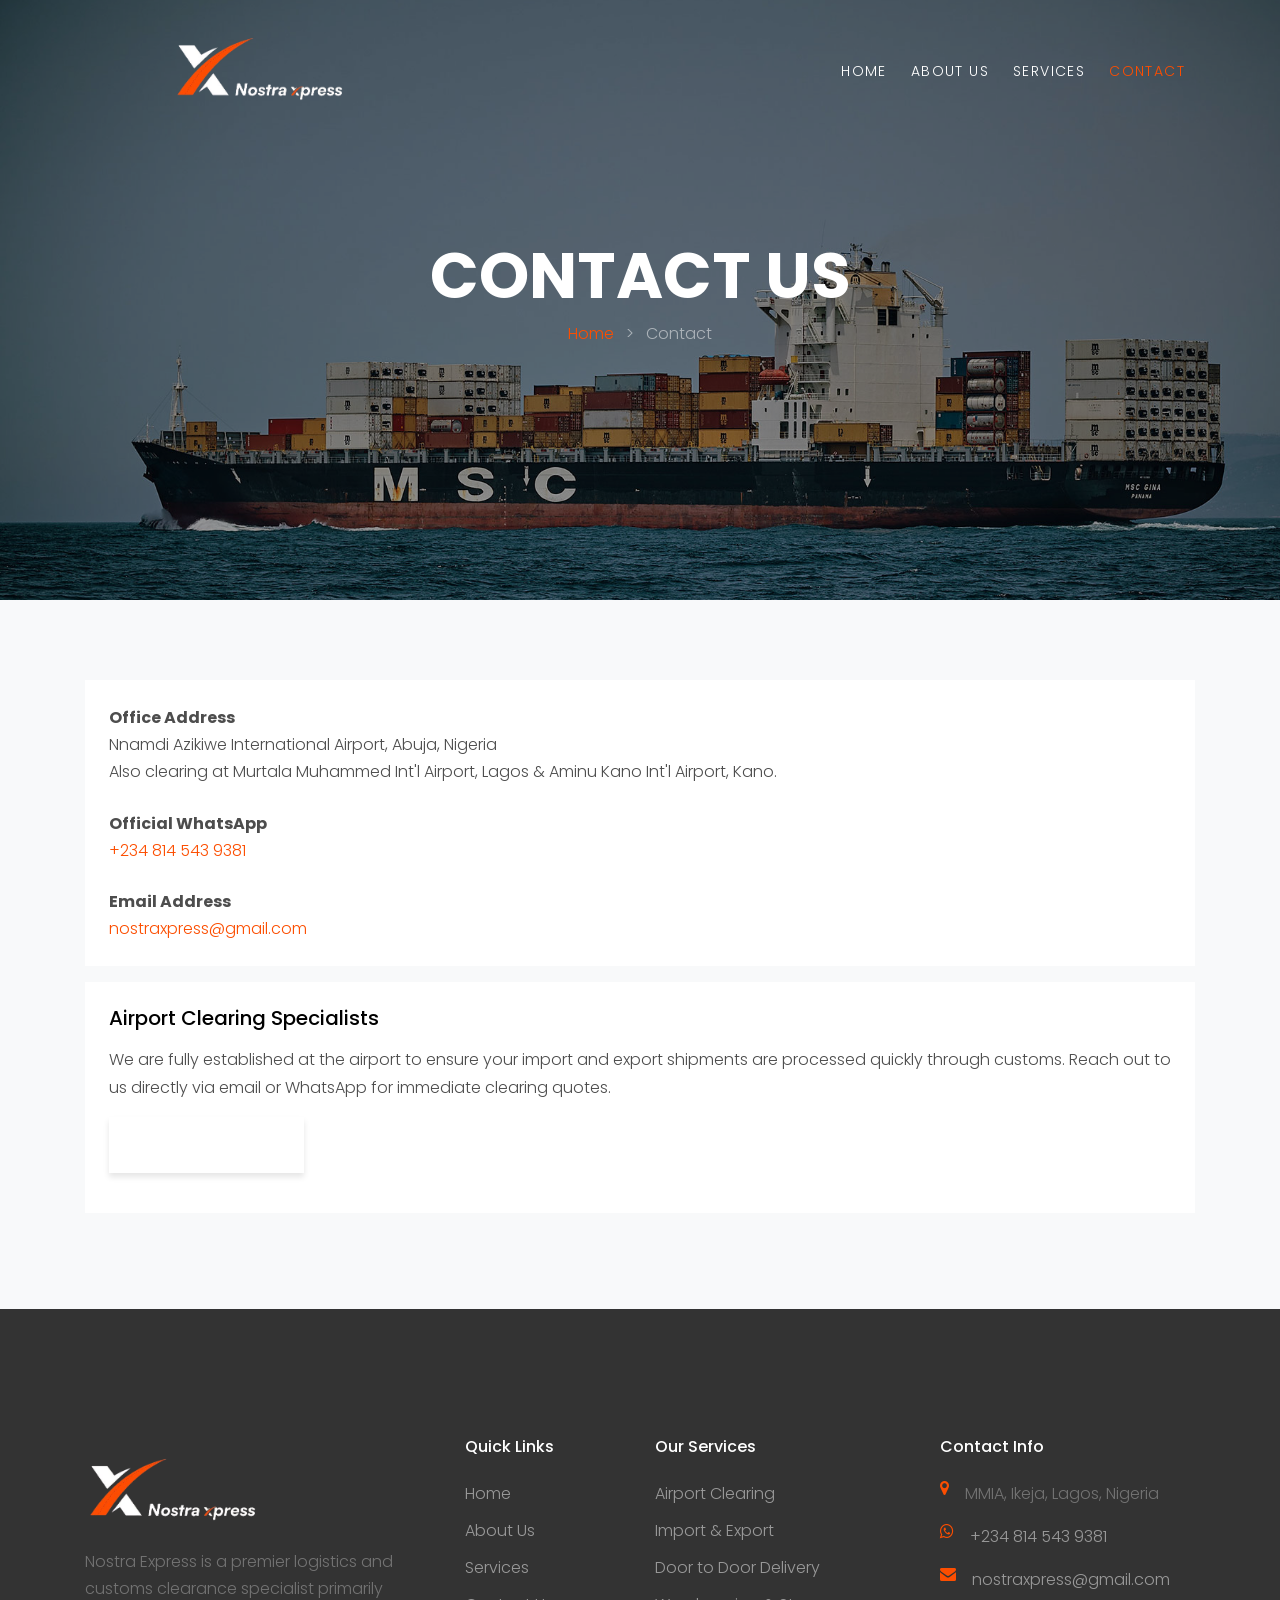
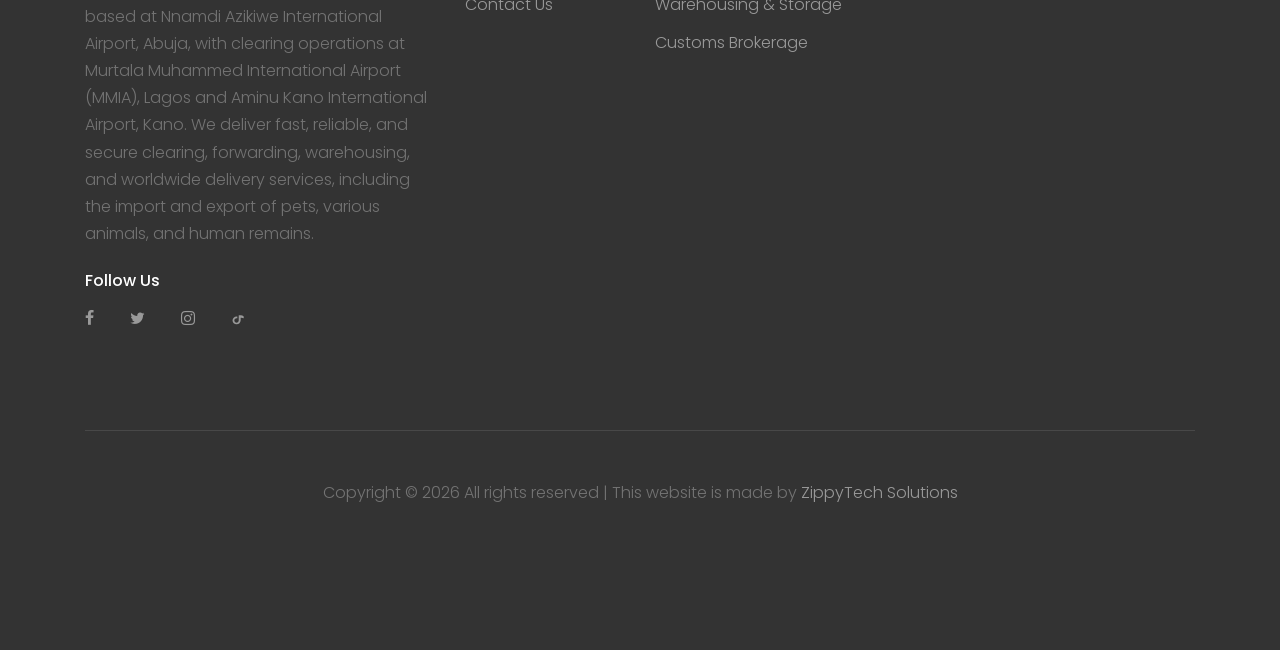
<file: contact.html>
<!DOCTYPE html>
<html lang="en">

<head>
  <title>Nostra Express &mdash; Logistics</title>
  <meta charset="utf-8">
  <meta name="viewport" content="width=device-width, initial-scale=1, shrink-to-fit=no">

  <link rel="stylesheet"
    href="https://fonts.googleapis.com/css?family=Poppins:200,300,400,700,900|Display+Playfair:200,300,400,700">
  <link rel="stylesheet" href="fonts/icomoon/style.css">
  <link rel="stylesheet" href="https://cdnjs.cloudflare.com/ajax/libs/font-awesome/6.5.0/css/all.min.css">

  <link rel="stylesheet" href="css/bootstrap.min.css">
  <link rel="stylesheet" href="css/magnific-popup.css">
  <link rel="stylesheet" href="css/jquery-ui.css">
  <link rel="stylesheet" href="css/owl.carousel.min.css">
  <link rel="stylesheet" href="css/owl.theme.default.min.css">

  <link rel="stylesheet" href="css/bootstrap-datepicker.css">

  <link rel="stylesheet" href="fonts/flaticon/font/flaticon.css">



  <link rel="stylesheet" href="css/aos.css">

  <link rel="stylesheet" href="css/style.css">

  <style>
    @keyframes whatsapp-pulse {
      0% {
        box-shadow: 0 0 0 0 #f7570b;
        background-color: #f7570b;
        border-color: #f7570b;
      }

      50% {
        box-shadow: 0 0 0 15px rgba(37, 211, 102, 0);
        background-color: #f7570b;
        border-color: #f7570b;

      }

      100% {
        box-shadow: 0 0 0 0 rgba(37, 211, 102, 0);
        background-color: #f56810;
        border-color: #f56810;
      }
    }

    .btn-whatsapp-flash {
      animation: whatsapp-pulse 1.8s infinite ease-in-out;
      color: #fff !important;
      font-weight: bold;
      transition: all 0.3s ease;
      box-shadow: 0 4px 6px rgba(0, 0, 0, 0.1);
      border: none !important;
      text-align: center;
    }

    .btn-whatsapp-flash:hover {
      transform: scale(1.05);
      animation: none;
      background-color: #fc4e01 !important;
      border-color: #fc4e01 !important;
      box-shadow: 0 6px 12px rgba(252, 78, 1, 0.4);
    }
  </style>
</head>

<body>

  <div class="site-wrap">

    <div class="site-mobile-menu">
      <div class="site-mobile-menu-header">
        <div class="site-mobile-menu-close mt-3">
          <span class="icon-close2 js-menu-toggle"></span>
        </div>
      </div>
      <div class="site-mobile-menu-body"></div>
    </div>

    <header class="site-navbar py-3" role="banner">


      <div class="container">
        <div class="row align-items-center">

          <div class="col-11 col-xl-2">
            <img src="images/logo.png" alt="" style="width: 350px;">
          </div>
          <div class="col-12 col-md-10 d-none d-xl-block">
            <nav class="site-navigation position-relative text-right" role="navigation">

              <ul class="site-menu js-clone-nav mx-auto d-none d-lg-block">
                <li><a href="index.html">Home</a></li>
                <li><a href="about.html">About Us</a></li>
                <li>
                  <a href="services.html">Services</a>

                </li>

                <li class="active"><a href="contact.html">Contact</a></li>
              </ul>
            </nav>
          </div>


          <div class="d-inline-block d-xl-none ml-md-0 mr-auto py-3" style="position: relative; top: 3px;"><a href="#"
              class="site-menu-toggle js-menu-toggle text-white"><span class="icon-menu h3"></span></a></div>

        </div>

      </div>
  </div>

  </header>



  <div class="site-blocks-cover inner-page-cover overlay" style="background-image: url(images/hero_bg_1.jpg);"
    data-aos="fade" data-stellar-background-ratio="0.5">
    <div class="container">
      <div class="row align-items-center justify-content-center text-center">

        <div class="col-md-8" data-aos="fade-up" data-aos-delay="400">
          <h1 class="text-white font-weight-light text-uppercase font-weight-bold">Contact Us</h1>
          <p class="breadcrumb-custom"><a href="index.html">Home</a> <span class="mx-2">&gt;</span> <span>Contact</span>
          </p>
        </div>
      </div>
    </div>
  </div>


  <div class="site-section bg-light">
    <div class="container">
      <div class="row">

        <div class="col-md-12">

          <div class="p-4 mb-3 bg-white">
            <p class="mb-0 font-weight-bold">Office Address</p>
            <p class="mb-4">Nnamdi Azikiwe International Airport, Abuja, Nigeria<br>Also clearing at Murtala Muhammed Int'l Airport, Lagos & Aminu Kano Int'l Airport, Kano.</p>

            <p class="mb-0 font-weight-bold">Official WhatsApp</p>
            <p class="mb-4"><a href="https://wa.me/2348145439381">+234 814 543 9381</a></p>

            <p class="mb-0 font-weight-bold">Email Address</p>
            <p class="mb-0"><a href="mailto:nostraxpress@gmail.com">nostraxpress@gmail.com</a></p>

          </div>

          <div class="p-4 mb-3 bg-white">
            <h3 class="h5 text-black mb-3">Airport Clearing Specialists</h3>
            <p>We are fully established at the airport to ensure your import and export shipments are processed quickly
              through customs. Reach out to us directly via email or WhatsApp for immediate clearing quotes.</p>
            <p><a href="https://wa.me/2348145439381" class="btn btn-whatsapp-flash px-4 py-3 text-white"><i
                  class="fab fa-whatsapp mr-2" style="font-size: 1.2em;"></i>Chat Now</a></p>
          </div>

        </div>
      </div>
    </div>
  </div>

  <footer class="site-footer">
    <div class="container">
      <div class="row">
        <div class="col-md-4">
          <img src="images/logo.png" alt="" class="img-fluid rounded" style="margin-left: -25%;">
          <p>Nostra Express is a premier logistics and customs clearance specialist primarily based at Nnamdi Azikiwe
            International Airport, Abuja, with clearing operations at Murtala Muhammed
            International Airport (MMIA), Lagos and Aminu Kano International Airport, Kano. We deliver fast, reliable, and secure clearing, forwarding,
            warehousing, and worldwide delivery services, including the import and export of pets, various animals, and human remains.</p>
          <div class="mt-4">
            <h2 class="footer-heading mb-3">Follow Us</h2>
            <a href="https://www.facebook.com/profile.php?id=61591531271347" target="_blank" rel="noopener noreferrer" class="pl-0 pr-3" aria-label="Facebook"><span class="icon-facebook"></span></a>
            <a href="https://x.com/NostraXpress" target="_blank" rel="noopener noreferrer" class="pl-3 pr-3" aria-label="X"><span class="icon-twitter"></span></a>
            <a href="https://www.instagram.com/nostraxpress?igsh=Z2VtNHNvbWkzZjBl" target="_blank" rel="noopener noreferrer" class="pl-3 pr-3" aria-label="Instagram"><span class="icon-instagram"></span></a>
            <a href="https://www.tiktok.com/@nx0944" target="_blank" rel="noopener noreferrer" class="pl-3 pr-3" aria-label="TikTok"><svg viewBox="0 0 24 24" aria-hidden="true" focusable="false" style="width: 1em; height: 1em; fill: currentColor;"><path d="M14.5 3.5c1.8 0 3.3.6 4.6 1.8V8c-1.7-.6-3.1-.9-4.6-.7v3.4c0 3.4-2.7 6.1-6.1 6.1S2.3 14.7 2.3 11.3 5 5.2 8.4 5.2c.4 0 .7 0 1.1.1V8c-.4-.1-.8-.1-1.2-.1-1.8 0-3.3 1.5-3.3 3.3s1.5 3.3 3.3 3.3 3.3-1.5 3.3-3.3V3.5z"/></svg></a>
          </div>
        </div>
        <div class="col-md-2 ml-auto">
          <h2 class="footer-heading mb-4">Quick Links</h2>
          <ul class="list-unstyled">
            <li><a href="index.html">Home</a></li>
            <li><a href="about.html">About Us</a></li>
            <li><a href="services.html">Services</a></li>
            <li><a href="contact.html">Contact Us</a></li>
          </ul>
        </div>
        <div class="col-md-3">
          <h2 class="footer-heading mb-4">Our Services</h2>
          <ul class="list-unstyled">
            <li><a href="services.html">Airport Clearing</a></li>
            <li><a href="services.html">Import & Export</a></li>
            <li><a href="services.html">Door to Door Delivery</a></li>
            <li><a href="services.html">Warehousing & Storage</a></li>
            <li><a href="services.html">Customs Brokerage</a></li>
          </ul>
        </div>
        <div class="col-md-3">
          <h2 class="footer-heading mb-4">Contact Info</h2>
          <p class="mb-3 d-flex align-items-start">
            <span class="icon-map-marker mr-3 footer-contact-icon" style="color: #fc4e01;"></span>
            <span>MMIA, Ikeja, Lagos, Nigeria</span>
          </p>
          <p class="mb-3 d-flex align-items-start">
            <span class="icon-whatsapp mr-3 footer-contact-icon" style="color: #fc4e01;"></span>
            <span><a href="https://wa.me/2348145439381">+234 814 543 9381</a></span>
          </p>
          <p class="mb-0 d-flex align-items-start">
            <span class="icon-envelope mr-3 footer-contact-icon" style="color: #fc4e01;"></span>
            <span><a href="mailto:nostraxpress@gmail.com">nostraxpress@gmail.com</a></span>
          </p>
        </div>
      </div>
      <div class="row pt-5 mt-5 text-center">
        <div class="col-md-12">
          <div class="border-top pt-5">
            <p>
              <!-- Link back to Colorlib can't be removed. Template is licensed under CC BY 3.0. -->
              Copyright &copy; 2026 All rights reserved | This website is made
              by <a href="https://myportfolio.zippy.ng" target="_blank">ZippyTech Solutions</a>
            </p>
          </div>
        </div>
      </div>
    </div>
  </footer>
  </div>

  <script src="js/jquery-3.3.1.min.js"></script>
  <script src="js/jquery-migrate-3.0.1.min.js"></script>
  <script src="js/jquery-ui.js"></script>
  <script src="js/popper.min.js"></script>
  <script src="js/bootstrap.min.js"></script>
  <script src="js/owl.carousel.min.js"></script>
  <script src="js/jquery.stellar.min.js"></script>
  <script src="js/jquery.countdown.min.js"></script>
  <script src="js/jquery.magnific-popup.min.js"></script>
  <script src="js/bootstrap-datepicker.min.js"></script>
  <script src="js/aos.js"></script>

  <script src="js/main.js"></script>

</body>

</html>
</file>
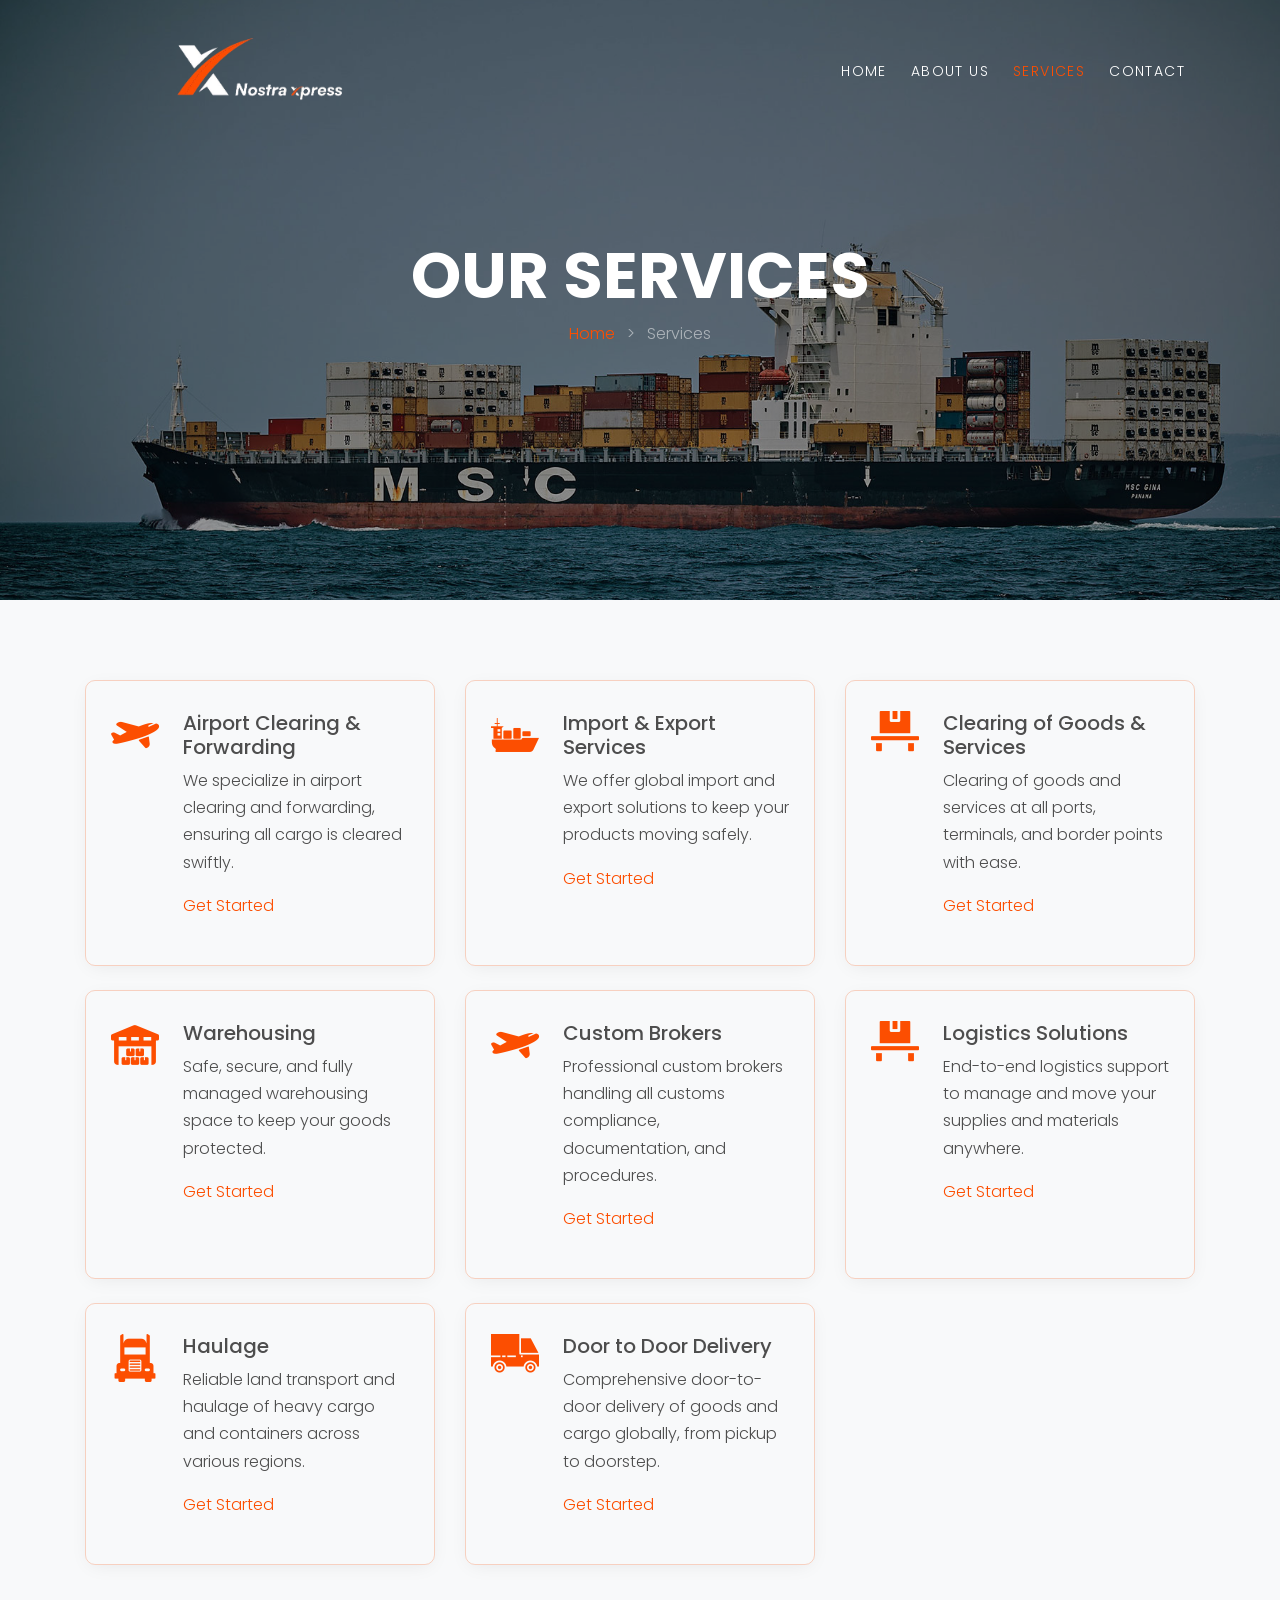
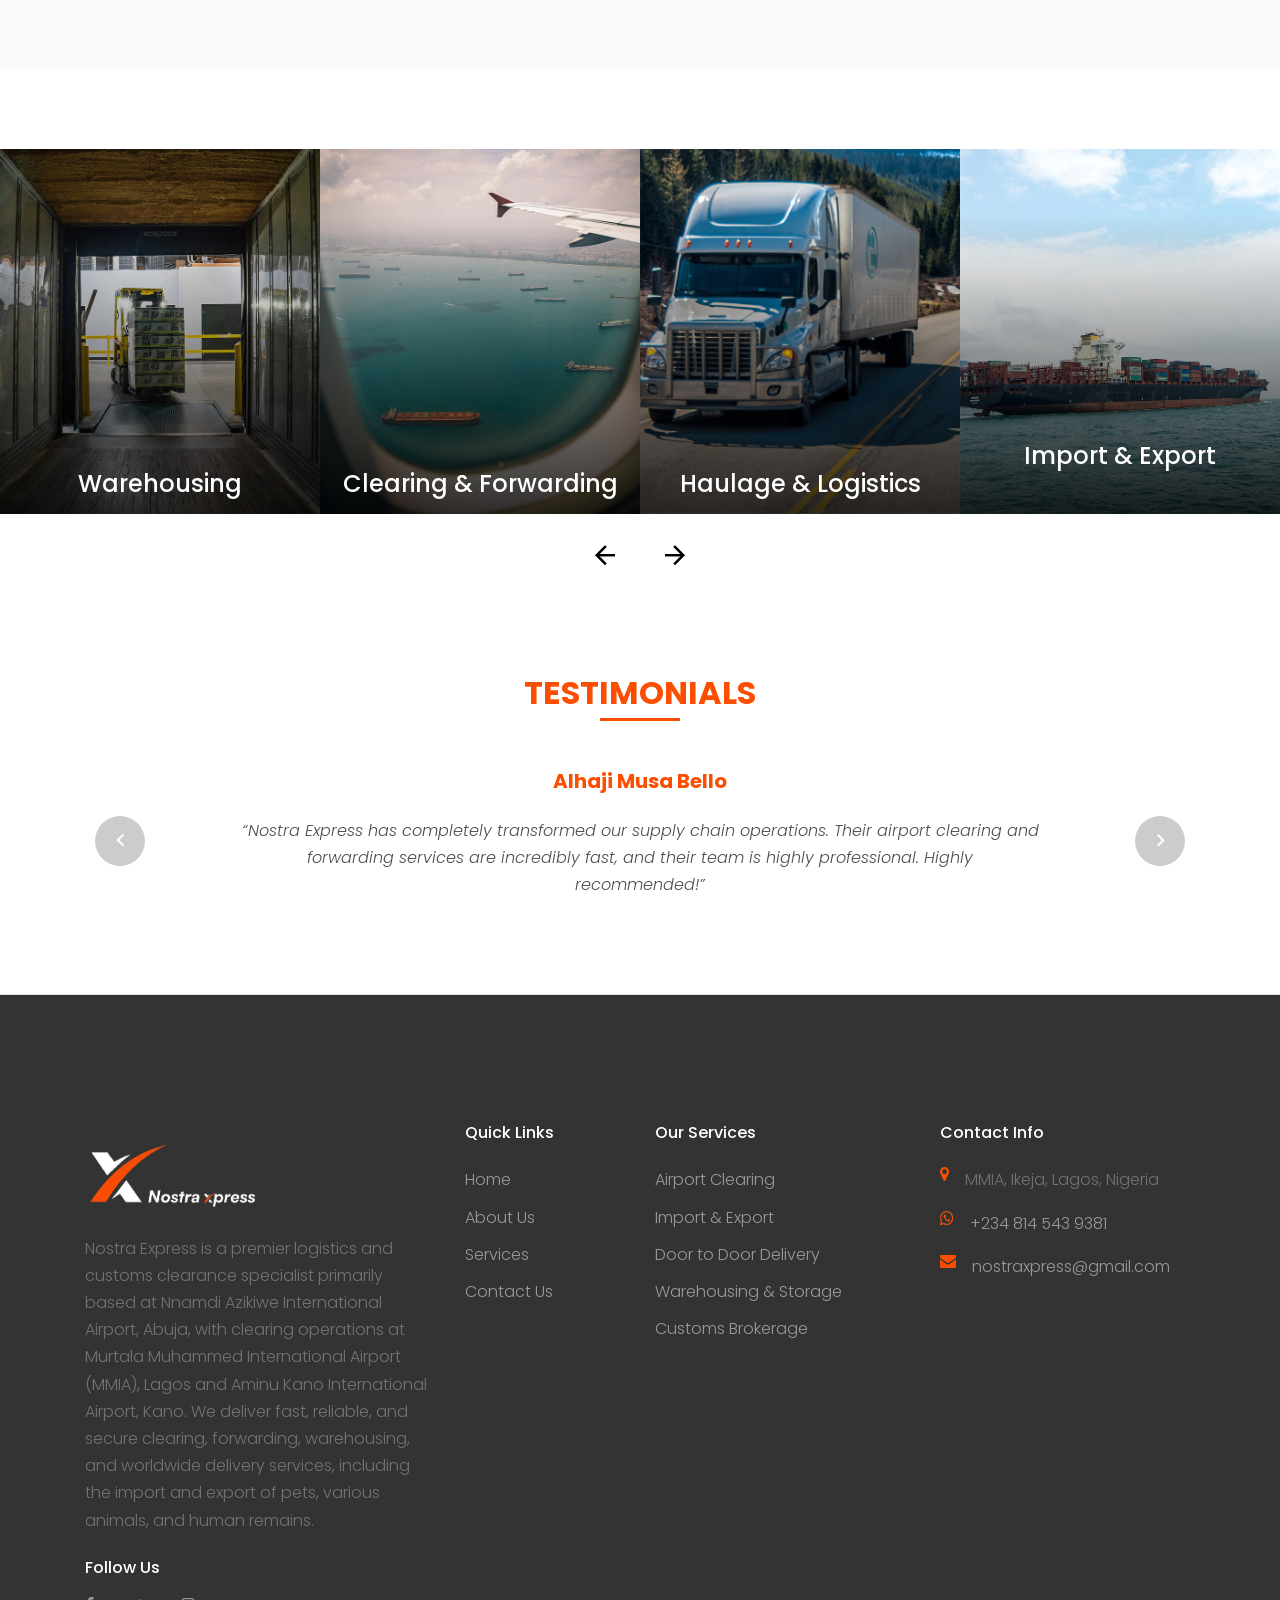
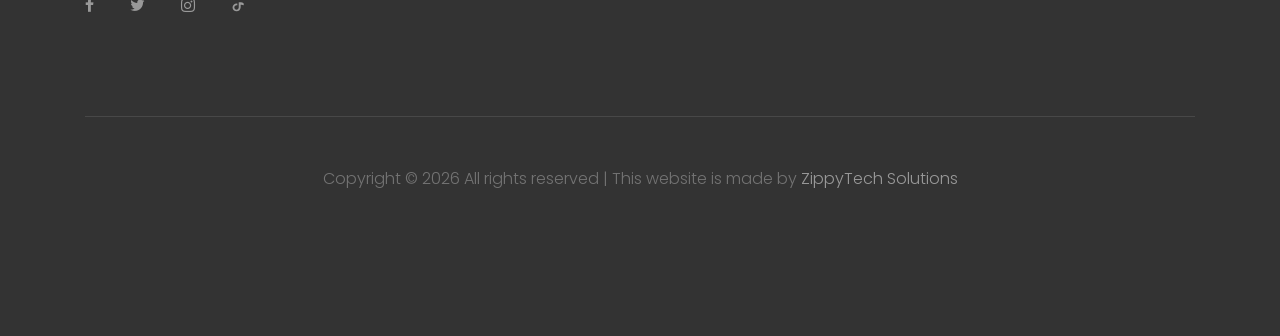
<file: services.html>
<!DOCTYPE html>
<html lang="en">

<head>
  <title>Nostra Express &mdash; Logistics</title>
  <meta charset="utf-8">
  <meta name="viewport" content="width=device-width, initial-scale=1, shrink-to-fit=no">

  <link rel="stylesheet"
    href="https://fonts.googleapis.com/css?family=Poppins:200,300,400,700,900|Display+Playfair:200,300,400,700">
  <link rel="stylesheet" href="fonts/icomoon/style.css">

  <link rel="stylesheet" href="css/bootstrap.min.css">
  <link rel="stylesheet" href="css/magnific-popup.css">
  <link rel="stylesheet" href="css/jquery-ui.css">
  <link rel="stylesheet" href="css/owl.carousel.min.css">
  <link rel="stylesheet" href="css/owl.theme.default.min.css">

  <link rel="stylesheet" href="css/bootstrap-datepicker.css">

  <link rel="stylesheet" href="fonts/flaticon/font/flaticon.css">



  <link rel="stylesheet" href="css/aos.css">

  <link rel="stylesheet" href="css/style.css">

</head>

<body>

  <div class="site-wrap">

    <div class="site-mobile-menu">
      <div class="site-mobile-menu-header">
        <div class="site-mobile-menu-close mt-3">
          <span class="icon-close2 js-menu-toggle"></span>
        </div>
      </div>
      <div class="site-mobile-menu-body"></div>
    </div>

    <header class="site-navbar py-3" role="banner">


      <div class="container">
        <div class="row align-items-center">

          <div class="col-11 col-xl-2">
            <img src="images/logo.png" alt="" style="width: 350px;">
          </div>
          <div class="col-12 col-md-10 d-none d-xl-block">
            <nav class="site-navigation position-relative text-right" role="navigation">

              <ul class="site-menu js-clone-nav mx-auto d-none d-lg-block">
                <li><a href="index.html">Home</a></li>
                <li><a href="about.html">About Us</a></li>
                <li class="active">
                  <a href="services.html">Services</a>

                </li>

                <li><a href="contact.html">Contact</a></li>
              </ul>
            </nav>
          </div>


          <div class="d-inline-block d-xl-none ml-md-0 mr-auto py-3" style="position: relative; top: 3px;"><a href="#"
              class="site-menu-toggle js-menu-toggle text-white"><span class="icon-menu h3"></span></a></div>

        </div>

      </div>
  </div>

  </header>



  <div class="site-blocks-cover inner-page-cover overlay" style="background-image: url(images/hero_bg_1.jpg);"
    data-aos="fade" data-stellar-background-ratio="0.5">
    <div class="container">
      <div class="row align-items-center justify-content-center text-center">

        <div class="col-md-8" data-aos="fade-up" data-aos-delay="400">
          <h1 class="text-white font-weight-light text-uppercase font-weight-bold">Our Services</h1>
          <p class="breadcrumb-custom"><a href="index.html">Home</a> <span class="mx-2">&gt;</span>
            <span>Services</span>
          </p>
        </div>
      </div>
    </div>
  </div>



  <div class="site-section bg-light">
    <div class="container">
      <div class="row align-items-stretch">
        <div class="col-md-6 col-lg-4 mb-4 mb-lg-4">
          <div class="unit-4 d-flex">
            <div class="unit-4-icon mr-4"><span class="text-primary flaticon-travel"></span></div>
            <div>
              <h3>Airport Clearing & Forwarding</h3>
              <p>We specialize in airport clearing and forwarding, ensuring all cargo is cleared swiftly.</p>
              <p><a href="contact.html">Get Started</a></p>
            </div>
          </div>
        </div>
        <div class="col-md-6 col-lg-4 mb-4 mb-lg-4">
          <div class="unit-4 d-flex">
            <div class="unit-4-icon mr-4"><span class="text-primary flaticon-sea-ship-with-containers"></span></div>
            <div>
              <h3>Import & Export Services</h3>
              <p>We offer global import and export solutions to keep your products moving safely.</p>
              <p><a href="contact.html">Get Started</a></p>
            </div>
          </div>
        </div>
        <div class="col-md-6 col-lg-4 mb-4 mb-lg-4">
          <div class="unit-4 d-flex">
            <div class="unit-4-icon mr-4"><span class="text-primary flaticon-platform"></span></div>
            <div>
              <h3>Clearing of Goods & Services</h3>
              <p>Clearing of goods and services at all ports, terminals, and border points with ease.</p>
              <p><a href="contact.html">Get Started</a></p>
            </div>
          </div>
        </div>


        <div class="col-md-6 col-lg-4 mb-4 mb-lg-4">
          <div class="unit-4 d-flex">
            <div class="unit-4-icon mr-4"><span class="text-primary flaticon-barn"></span></div>
            <div>
              <h3>Warehousing</h3>
              <p>Safe, secure, and fully managed warehousing space to keep your goods protected.</p>
              <p><a href="contact.html">Get Started</a></p>
            </div>
          </div>
        </div>
        <div class="col-md-6 col-lg-4 mb-4 mb-lg-4">
          <div class="unit-4 d-flex">
            <div class="unit-4-icon mr-4"><span class="text-primary flaticon-travel"></span></div>
            <div>
              <h3>Custom Brokers</h3>
              <p>Professional custom brokers handling all customs compliance, documentation, and procedures.</p>
              <p><a href="contact.html">Get Started</a></p>
            </div>
          </div>
        </div>
        <div class="col-md-6 col-lg-4 mb-4 mb-lg-4">
          <div class="unit-4 d-flex">
            <div class="unit-4-icon mr-4"><span class="text-primary flaticon-platform"></span></div>
            <div>
              <h3>Logistics Solutions</h3>
              <p>End-to-end logistics support to manage and move your supplies and materials anywhere.</p>
              <p><a href="contact.html">Get Started</a></p>
            </div>
          </div>
        </div>
        <div class="col-md-6 col-lg-4 mb-4 mb-lg-4">
          <div class="unit-4 d-flex">
            <div class="unit-4-icon mr-4"><span class="text-primary flaticon-frontal-truck"></span></div>
            <div>
              <h3>Haulage</h3>
              <p>Reliable land transport and haulage of heavy cargo and containers across various regions.</p>
              <p><a href="contact.html">Get Started</a></p>
            </div>
          </div>
        </div>
        <div class="col-md-6 col-lg-4 mb-4 mb-lg-4">
          <div class="unit-4 d-flex">
            <div class="unit-4-icon mr-4"><span class="text-primary flaticon-car"></span></div>
            <div>
              <h3>Door to Door Delivery</h3>
              <p>Comprehensive door-to-door delivery of goods and cargo globally, from pickup to doorstep.</p>
              <p><a href="contact.html">Get Started</a></p>
            </div>
          </div>
        </div>

      </div>
    </div>
  </div>
  <div class="site-section block-13">
    <!-- <div class="container"></div> -->


    <div class="owl-carousel nonloop-block-13">
      <div>
        <a href="#" class="unit-1 text-center">
          <img src="images/img_1.jpg" alt="Image" class="img-fluid">
          <div class="unit-1-text">
            <h3 class="unit-1-heading">Warehousing</h3>
            <p class="px-5">Safe and secure warehousing and storage of your goods.</p>
          </div>
        </a>
      </div>

      <div>
        <a href="#" class="unit-1 text-center">
          <img src="images/img_2.jpg" alt="Image" class="img-fluid">
          <div class="unit-1-text">
            <h3 class="unit-1-heading">Clearing & Forwarding</h3>
            <p class="px-5">Clearing and forwarding at the airport for all your urgent shipments.</p>
          </div>
        </a>
      </div>

      <div>
        <a href="#" class="unit-1 text-center">
          <img src="images/img_3.jpg" alt="Image" class="img-fluid">
          <div class="unit-1-text">
            <h3 class="unit-1-heading">Haulage & Logistics</h3>
            <p class="px-5">Secure haulage and end-to-end logistics solutions across regions.</p>
          </div>
        </a>
      </div>

      <div>
        <a href="#" class="unit-1 text-center">
          <img src="images/img_4.jpg" alt="Image" class="img-fluid">
          <div class="unit-1-text">
            <h3 class="unit-1-heading">Import & Export</h3>
            <p class="px-5">We provide seamless import and export services across international borders with ease.</p>
          </div>
        </a>
      </div>

      <div>
        <a href="#" class="unit-1 text-center">
          <img src="images/img_5.jpg" alt="Image" class="img-fluid">
          <div class="unit-1-text">
            <h3 class="unit-1-heading">Custom Brokers</h3>
            <p class="px-5">Professional custom brokers to handle all clearance and documents.</p>
          </div>
        </a>
      </div>


    </div>
  </div>

  <div class="site-section border-bottom">
    <div class="container">

      <div class="row justify-content-center mb-5">
        <div class="col-md-7 text-center border-primary">
          <h2 class="font-weight-light text-primary">Testimonials</h2>
        </div>
      </div>

      <div class="slide-one-item home-slider owl-carousel">
        <div>
          <div class="testimonial">
            <figure class="mb-4">
              <p class="font-weight-bold h5 text-primary">Alhaji Musa Bello</p>
            </figure>
            <blockquote>
              <p>&ldquo;Nostra Express has completely transformed our supply chain operations. Their airport clearing
                and forwarding services are incredibly fast, and their team is highly professional. Highly
                recommended!&rdquo;</p>
            </blockquote>
          </div>
        </div>
        <div>
          <div class="testimonial">
            <figure class="mb-4">
              <p class="font-weight-bold h5 text-primary">Chioma Okeke</p>
            </figure>
            <blockquote>
              <p>&ldquo;We have been using Nostra Express for all our international import and export needs. Their
                custom brokerage is top-notch, handling all compliance issues smoothly and without stress.&rdquo;</p>
            </blockquote>
          </div>
        </div>

        <div>
          <div class="testimonial">
            <figure class="mb-4">
              <p class="font-weight-bold h5 text-primary">Babajide Olawale</p>
            </figure>
            <blockquote>
              <p>&ldquo;The global door-to-door delivery service from Nostra Express is truly exceptional. They picked
                up our heavy machinery and delivered it straight to our warehouse safely and on time.&rdquo;</p>
            </blockquote>
          </div>
        </div>

        <div>
          <div class="testimonial">
            <figure class="mb-4">
              <p class="font-weight-bold h5 text-primary">Emeka Nwosu</p>
            </figure>
            <blockquote>
              <p>&ldquo;Their secure warehousing facilities and heavy haulage services have made it incredibly easy for
                us to scale our distribution network. Their 24/7 support is outstanding!&rdquo;</p>
            </blockquote>
          </div>
        </div>

      </div>
    </div>
  </div>



  <footer class="site-footer">
    <div class="container">
      <div class="row">
        <div class="col-md-4">
          <img src="images/logo.png" alt="" class="img-fluid rounded" style="margin-left: -25%;">
          <p>Nostra Express is a premier logistics and customs clearance specialist primarily based at Nnamdi Azikiwe
            International Airport, Abuja, with clearing operations at Murtala Muhammed
            International Airport (MMIA), Lagos and Aminu Kano International Airport, Kano. We deliver fast, reliable, and secure clearing, forwarding,
            warehousing, and worldwide delivery services, including the import and export of pets, various animals, and human remains.</p>
          <div class="mt-4">
            <h2 class="footer-heading mb-3">Follow Us</h2>
            <a href="https://www.facebook.com/profile.php?id=61591531271347" target="_blank" rel="noopener noreferrer" class="pl-0 pr-3" aria-label="Facebook"><span class="icon-facebook"></span></a>
            <a href="https://x.com/NostraXpress" target="_blank" rel="noopener noreferrer" class="pl-3 pr-3" aria-label="X"><span class="icon-twitter"></span></a>
            <a href="https://www.instagram.com/nostraxpress?igsh=Z2VtNHNvbWkzZjBl" target="_blank" rel="noopener noreferrer" class="pl-3 pr-3" aria-label="Instagram"><span class="icon-instagram"></span></a>
            <a href="https://www.tiktok.com/@nx0944" target="_blank" rel="noopener noreferrer" class="pl-3 pr-3" aria-label="TikTok"><svg viewBox="0 0 24 24" aria-hidden="true" focusable="false" style="width: 1em; height: 1em; fill: currentColor;"><path d="M14.5 3.5c1.8 0 3.3.6 4.6 1.8V8c-1.7-.6-3.1-.9-4.6-.7v3.4c0 3.4-2.7 6.1-6.1 6.1S2.3 14.7 2.3 11.3 5 5.2 8.4 5.2c.4 0 .7 0 1.1.1V8c-.4-.1-.8-.1-1.2-.1-1.8 0-3.3 1.5-3.3 3.3s1.5 3.3 3.3 3.3 3.3-1.5 3.3-3.3V3.5z"/></svg></a>
          </div>
        </div>
        <div class="col-md-2 ml-auto">
          <h2 class="footer-heading mb-4">Quick Links</h2>
          <ul class="list-unstyled">
            <li><a href="index.html">Home</a></li>
            <li><a href="about.html">About Us</a></li>
            <li><a href="services.html">Services</a></li>
            <li><a href="contact.html">Contact Us</a></li>
          </ul>
        </div>
        <div class="col-md-3">
          <h2 class="footer-heading mb-4">Our Services</h2>
          <ul class="list-unstyled">
            <li><a href="services.html">Airport Clearing</a></li>
            <li><a href="services.html">Import & Export</a></li>
            <li><a href="services.html">Door to Door Delivery</a></li>
            <li><a href="services.html">Warehousing & Storage</a></li>
            <li><a href="services.html">Customs Brokerage</a></li>
          </ul>
        </div>
        <div class="col-md-3">
          <h2 class="footer-heading mb-4">Contact Info</h2>
          <p class="mb-3 d-flex align-items-start">
            <span class="icon-map-marker mr-3 footer-contact-icon" style="color: #fc4e01;"></span>
            <span>MMIA, Ikeja, Lagos, Nigeria</span>
          </p>
          <p class="mb-3 d-flex align-items-start">
            <span class="icon-whatsapp mr-3 footer-contact-icon" style="color: #fc4e01;"></span>
            <span><a href="https://wa.me/2348145439381">+234 814 543 9381</a></span>
          </p>
          <p class="mb-0 d-flex align-items-start">
            <span class="icon-envelope mr-3 footer-contact-icon" style="color: #fc4e01;"></span>
            <span><a href="mailto:nostraxpress@gmail.com">nostraxpress@gmail.com</a></span>
          </p>
        </div>
      </div>
      <div class="row pt-5 mt-5 text-center">
        <div class="col-md-12">
          <div class="border-top pt-5">
            <p>
              <!-- Link back to Colorlib can't be removed. Template is licensed under CC BY 3.0. -->
              Copyright &copy; 2026 All rights reserved | This website is made
              by <a href="https://myportfolio.zippy.ng" target="_blank">ZippyTech Solutions</a>
            </p>
          </div>
        </div>
      </div>
    </div>
  </footer>
  </div>

  <script src="js/jquery-3.3.1.min.js"></script>
  <script src="js/jquery-migrate-3.0.1.min.js"></script>
  <script src="js/jquery-ui.js"></script>
  <script src="js/popper.min.js"></script>
  <script src="js/bootstrap.min.js"></script>
  <script src="js/owl.carousel.min.js"></script>
  <script src="js/jquery.stellar.min.js"></script>
  <script src="js/jquery.countdown.min.js"></script>
  <script src="js/jquery.magnific-popup.min.js"></script>
  <script src="js/bootstrap-datepicker.min.js"></script>
  <script src="js/aos.js"></script>

  <script src="js/main.js"></script>

</body>

</html>
</file>
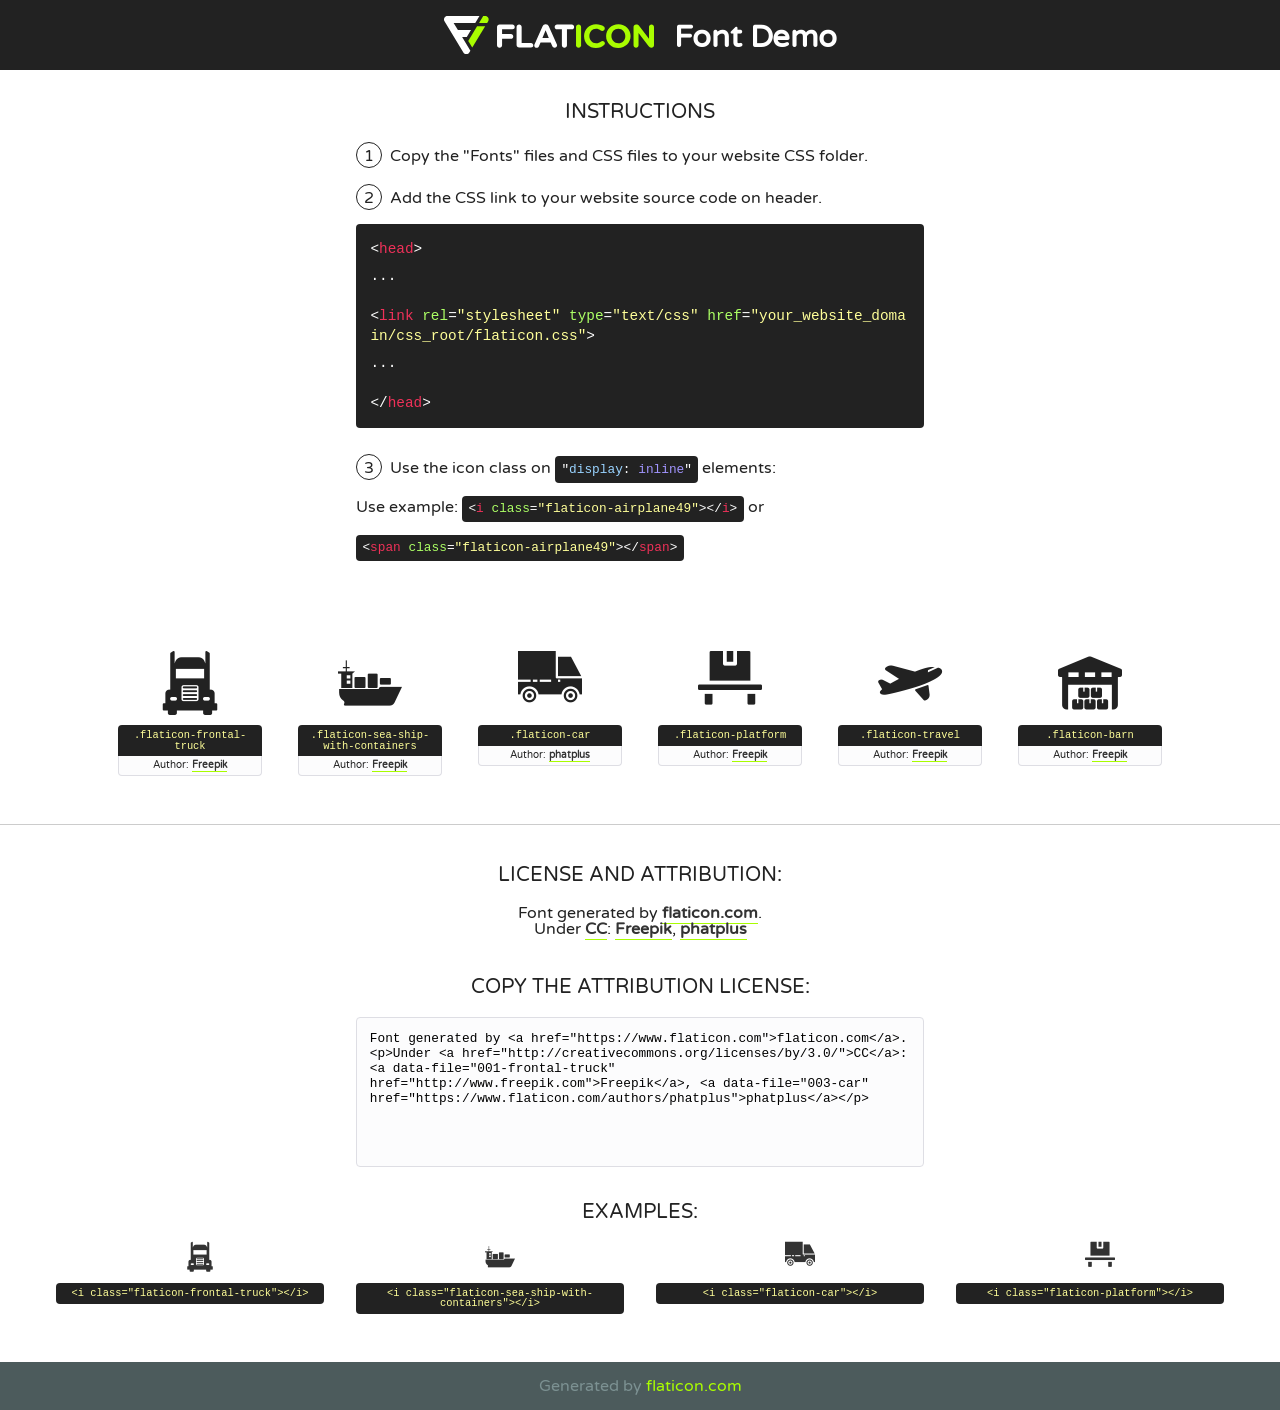
<file: fonts/flaticon/font/flaticon.html>
<!DOCTYPE html>
<!--
  Flaticon icon font: Flaticon
  Creation date: 24/01/2019 09:02
-->
<html>
<!DOCTYPE html>
<html>

<head>
    <title>Flaticon WebFont</title>
    <link href="http://fonts.googleapis.com/css?family=Varela+Round" rel="stylesheet" type="text/css" />
    <link rel="stylesheet" type="text/css" href="flaticon.css">
    <meta charset="UTF-8">
    <style>
    html, body, div, span, applet, object, iframe,
    h1, h2, h3, h4, h5, h6, p, blockquote, pre,
    a, abbr, acronym, address, big, cite, code,
    del, dfn, em, img, ins, kbd, q, s, samp,
    small, strike, strong, sub, sup, tt, var,
    b, u, i, center,
    dl, dt, dd, ol, ul, li,
    fieldset, form, label, legend,
    table, caption, tbody, tfoot, thead, tr, th, td,
    article, aside, canvas, details, embed, 
    figure, figcaption, footer, header, hgroup, 
    menu, nav, output, ruby, section, summary,
    time, mark, audio, video {
        margin: 0;
        padding: 0;
        border: 0;
        font-size: 100%;
        font: inherit;
        vertical-align: baseline;
    }
    /* HTML5 display-role reset for older browsers */
    article, aside, details, figcaption, figure, 
    footer, header, hgroup, menu, nav, section {
        display: block;
    }
    body {
        line-height: 1;
    }
    ol, ul {
        list-style: none;
    }
    blockquote, q {
        quotes: none;
    }
    blockquote:before, blockquote:after,
    q:before, q:after {
        content: '';
        content: none;
    }
    table {
        border-collapse: collapse;
        border-spacing: 0;
    }
    body {
        font-family: 'Varela Round', Helvetica, Arial, sans-serif;
        font-size: 16px;
        color: #222;
    }
    a {
        color: #333;
        border-bottom: 1px solid #a9fd00;
        font-weight: bold;
        text-decoration: none;
    }
    * {
        -moz-box-sizing: border-box;
        -webkit-box-sizing: border-box;
        box-sizing: border-box;
        margin: 0;
        padding: 0;
    }
    [class^="flaticon-"]:before, [class*=" flaticon-"]:before, [class^="flaticon-"]:after, [class*=" flaticon-"]:after {
        font-family: Flaticon;
        font-size: 30px;
        font-style: normal;
        margin-left: 20px;
        color: #333;
    }
    .wrapper {
        max-width: 600px;
        margin: auto;
        padding: 0 1em;
    }
    .title {
        font-size: 1.25em;
        text-align: center;
        margin-bottom: 1em;
        text-transform: uppercase;
    }
    header {
        text-align: center;
        background-color: #222;
        color: #fff;
        padding: 1em;
    }
    header .logo {
        width: 210px;
        height: 38px;
        display: inline-block;
        vertical-align: middle;
        margin-right: 1em;
        border: none;
    }
    header strong {
        font-size: 1.95em;
        font-weight: bold;
        vertical-align: middle;
        margin-top: 5px;
        display: inline-block;
    }
    .demo {
        margin: 2em auto;
        line-height: 1.25em;
    }
    .demo ul li {
        margin-bottom: 1em;
    }
    .demo ul li .num {
        color: #222;
        border-radius: 20px;
        display: inline-block;
        width: 26px;
        padding: 3px;
        height: 26px;
        text-align: center;
        margin-right: 0.5em;
        border: 1px solid #222;
    }
    .demo ul li code {
        background-color: #222;
        border-radius: 4px;
        padding: 0.25em 0.5em;
        display: inline-block;
        color: #fff;
        font-family: Consolas,Monaco,Lucida Console,Liberation Mono,DejaVu Sans Mono,Bitstream Vera Sans Mono,Courier New, monospace;
        font-weight: lighter;
        margin-top: 1em;
        font-size: 0.8em;
        word-break: break-all;
    }
    .demo ul li code.big {
        padding: 1em;
        font-size: 0.9em;
    }
    .demo ul li code .red {
        color: #EF3159;
    }
    .demo ul li code .green {
        color: #ACFF65;
    }
    .demo ul li code .yellow {
        color: #FFFF99;
    }
    .demo ul li code .blue {
        color: #99D3FF;
    }
    .demo ul li code .purple {
        color: #A295FF;
    }
    .demo ul li code .dots {
        margin-top: 0.5em;
        display: block;
    }
    #glyphs {
        border-bottom: 1px solid #ccc;
        padding: 2em 0;
        text-align: center;
    }
    .glyph {
        display: inline-block;
        width: 9em;
        margin: 1em;
        text-align: center;
        vertical-align: top;
        background: #FFF;
    }
    .glyph .glyph-icon {
        padding: 10px;
        display: block;
        font-family:"Flaticon";
        font-size: 64px;
        line-height: 1;
    }
    .glyph .glyph-icon:before {
        font-size: 64px;
        color: #222;
        margin-left: 0;
    }
    .class-name {
        font-size: 0.65em;
        background-color: #222;
        color: #fff;
        border-radius: 4px 4px 0 0;
        padding: 0.5em;
        color: #FFFF99;
        font-family: Consolas,Monaco,Lucida Console,Liberation Mono,DejaVu Sans Mono,Bitstream Vera Sans Mono,Courier New, monospace;
    }
    .author-name {
        font-size: 0.6em;
        background-color: #fcfcfd;
        border: 1px solid #DEDEE4;
        border-top: 0;
        border-radius: 0 0 4px 4px;
        padding: 0.5em;
    }
    .class-name:last-child {
        font-size: 10px;
        color:#888;
    }
    .class-name:last-child a {
        font-size: 10px;
        color:#555;
    }
    .class-name:last-child a:hover {
        color:#a9fd00;
    }
    .glyph > input {
        display: block;
        width: 100px;
        margin: 5px auto;
        text-align: center;
        font-size: 12px;
        cursor: text;
    }
    .glyph > input.icon-input {
        font-family:"Flaticon";
        font-size: 16px;
        margin-bottom: 10px;
    }
    .attribution .title {
        margin-top: 2em;
    }
    .attribution textarea {
        background-color: #fcfcfd;
        padding: 1em;
        border: none;
        box-shadow: none;
        border: 1px solid #DEDEE4;
        border-radius: 4px;
        resize: none;
        width: 100%;
        height: 150px;
        font-size: 0.8em;
        font-family: Consolas,Monaco,Lucida Console,Liberation Mono,DejaVu Sans Mono,Bitstream Vera Sans Mono,Courier New, monospace;
        -webkit-appearance: none;
    }
    .iconsuse {
        margin: 2em auto;
        text-align: center;
        max-width: 1200px;
    }
    .iconsuse:after {
        content: '';
        display: table;
        clear: both;
    }
    .iconsuse .image {
        float: left;
        width: 25%;
        padding: 0 1em;
    }
    .iconsuse .image p {
        margin-bottom: 1em;
    }
    .iconsuse .image span {
        display: block;
        font-size: 0.65em;
        background-color: #222;
        color: #fff;
        border-radius: 4px;
        padding: 0.5em;
        color: #FFFF99;
        margin-top: 1em;
        font-family: Consolas,Monaco,Lucida Console,Liberation Mono,DejaVu Sans Mono,Bitstream Vera Sans Mono,Courier New, monospace;
    }
    #footer {
        text-align: center;
        background-color: #4C5B5C;
        color: #7c9192;
        padding: 1em;
    }
    #footer a {
        border: none;
        color: #a9fd00;
        font-weight: normal;
    }
    @media (max-width: 960px) {
        .iconsuse .image {
            width: 50%;
        }
    }
    @media (max-width: 560px) {
        .iconsuse .image {
            width: 100%;
        }
    }
    </style>
</head>

<body class="characters-off">

    <header>
        <a href="https://www.flaticon.com" target="_blank" class="logo">
            <svg version="1.1" xmlns="http://www.w3.org/2000/svg" xmlns:xlink="http://www.w3.org/1999/xlink" xmlns:a="http://ns.adobe.com/AdobeSVGViewerExtensions/3.0/" viewBox="0 0 560.875 102.036" enable-background="new 0 0 560.875 102.036" xml:space="preserve">
                <defs>
                </defs>
                <g>
                    <g class="letters">
                        <path fill="#ffffff" d="M141.596,29.675c0-3.777,2.985-6.767,6.764-6.767h34.438c3.426,0,6.15,2.728,6.15,6.15
                        c0,3.43-2.724,6.149-6.15,6.149h-27.674v13.091h23.719c3.429,0,6.151,2.724,6.151,6.15c0,3.43-2.723,6.149-6.151,6.149h-23.719
                        v17.574c0,3.773-2.986,6.761-6.764,6.761c-3.779,0-6.764-2.989-6.764-6.761V29.675z"></path>
                        <path fill="#ffffff" d="M193.844,29.149c0-3.781,2.985-6.767,6.764-6.767c3.776,0,6.763,2.985,6.763,6.767v42.957h25.039
                        c3.426,0,6.149,2.726,6.149,6.153c0,3.425-2.723,6.15-6.149,6.15h-31.802c-3.779,0-6.764-2.986-6.764-6.768V29.149z"></path>
                        <path fill="#ffffff" d="M241.891,75.71l21.438-48.407c1.492-3.341,4.215-5.357,7.906-5.357h0.792
                        c3.686,0,6.323,2.017,7.815,5.357l21.439,48.407c0.436,0.967,0.701,1.845,0.701,2.723c0,3.602-2.809,6.501-6.414,6.501
                        c-3.161,0-5.269-1.845-6.499-4.655l-4.132-9.661h-27.059l-4.301,10.102c-1.144,2.631-3.426,4.214-6.237,4.214
                        c-3.517,0-6.24-2.81-6.24-6.325C241.1,77.64,241.451,76.677,241.891,75.71z M279.932,58.666l-8.521-20.297l-8.526,20.297H279.932
                        z"></path>
                        <path fill="#ffffff" d="M314.864,35.387H301.86c-3.429,0-6.239-2.813-6.239-6.238c0-3.429,2.811-6.24,6.239-6.24h39.533
                        c3.426,0,6.237,2.811,6.237,6.24c0,3.425-2.811,6.238-6.237,6.238h-13.001v42.785c0,3.773-2.99,6.761-6.764,6.761
                        c-3.779,0-6.764-2.989-6.764-6.761V35.387z"></path>
                        <path fill="#A9FD00" d="M352.615,29.149c0-3.781,2.985-6.767,6.767-6.767c3.774,0,6.761,2.985,6.761,6.767v49.024
                        c0,3.773-2.987,6.761-6.761,6.761c-3.781,0-6.767-2.989-6.767-6.761V29.149z"></path>
                        <path fill="#A9FD00" d="M374.132,53.836v-0.179c0-17.481,13.178-31.801,32.065-31.801c9.22,0,15.459,2.458,20.557,6.238
                        c1.402,1.054,2.637,2.985,2.637,5.357c0,3.692-2.985,6.59-6.681,6.59c-1.845,0-3.071-0.702-4.044-1.319
                        c-3.776-2.813-7.729-4.393-12.562-4.393c-10.364,0-17.831,8.611-17.831,19.154v0.173c0,10.542,7.291,19.329,17.831,19.329
                        c5.715,0,9.492-1.756,13.359-4.834c1.049-0.874,2.458-1.491,4.039-1.491c3.429,0,6.325,2.813,6.325,6.236
                        c0,2.106-1.056,3.78-2.282,4.834c-5.539,4.834-12.036,7.733-21.878,7.733C387.572,85.464,374.132,71.493,374.132,53.836z"></path>
                        <path fill="#A9FD00" d="M433.009,53.836v-0.179c0-17.481,13.79-31.801,32.766-31.801c18.981,0,32.592,14.143,32.592,31.628v0.173
                        c0,17.483-13.785,31.807-32.769,31.807C446.625,85.464,433.009,71.32,433.009,53.836z M484.224,53.836v-0.179
                        c0-10.539-7.725-19.326-18.626-19.326c-10.893,0-18.449,8.611-18.449,19.154v0.173c0,10.542,7.73,19.329,18.626,19.329
                        C476.676,72.986,484.224,64.378,484.224,53.836z"></path>
                        <path fill="#A9FD00" d="M506.233,29.321c0-3.774,2.99-6.763,6.767-6.763h1.401c3.252,0,5.183,1.583,7.029,3.953l26.093,34.265
                        V29.059c0-3.692,2.99-6.677,6.681-6.677c3.683,0,6.671,2.985,6.671,6.677v48.934c0,3.78-2.987,6.765-6.764,6.765h-0.436
                        c-3.257,0-5.188-1.581-7.034-3.953l-27.056-35.492v32.944c0,3.687-2.985,6.676-6.678,6.676c-3.683,0-6.673-2.989-6.673-6.676
                        V29.321z"></path>
                    </g>
                    <g class="insignia">
                        <path fill="#ffffff" d="M48.372,56.137h12.517l11.156-18.537H37.186L25.688,18.539h57.825L94.668,0H9.271
                        C5.925,0,2.842,1.801,1.198,4.716c-1.644,2.907-1.593,6.482,0.134,9.343l50.38,83.501c1.678,2.781,4.689,4.476,7.938,4.476
                        c3.246,0,6.257-1.695,7.935-4.476l2.898-4.804L48.372,56.137z"></path>
                        <g class="i">
                            <path fill="#A9FD00" d="M93.575,18.539h0.031v0.004l21.652,0.004l2.705-4.488c1.727-2.861,1.778-6.436,0.133-9.343
                            C116.454,1.801,113.371,0,110.026,0h-5.294L93.575,18.539z"></path>
                            <polygon fill="#A9FD00" points="88.291,27.356 64.725,66.486 75.519,84.404 109.942,27.356"></polygon>
                        </g>
                    </g>
                </g>
            </svg>
        </a>
        <strong>Font Demo</strong>
    </header>


    <section class="demo wrapper">

        <p class="title">Instructions</p>

        <ul>
            <li>
                <span class="num">1</span>Copy the "Fonts" files and CSS files to your website CSS folder.
            </li>
            <li>
                <span class="num">2</span>Add the CSS link to your website source code on header.
                <code class="big">
                    &lt;<span class="red">head</span>&gt;
                    <br/><span class="dots">...</span>
                    <br/>&lt;<span class="red">link</span> <span class="green">rel</span>=<span class="yellow">"stylesheet"</span> <span class="green">type</span>=<span class="yellow">"text/css"</span> <span class="green">href</span>=<span class="yellow">"your_website_domain/css_root/flaticon.css"</span>&gt;
                    <br/><span class="dots">...</span>
                    <br/>&lt;/<span class="red">head</span>&gt;
                </code>
            </li>

            <li>
                <p>
                    <span class="num">3</span>Use the icon class on <code>"<span class="blue">display</span>:<span class="purple"> inline</span>"</code> elements:
                    <br />
                    Use example: <code>&lt;<span class="red">i</span> <span class="green">class</span>=<span class="yellow">&quot;flaticon-airplane49&quot;</span>&gt;&lt;/<span class="red">i</span>&gt;</code> or <code>&lt;<span class="red">span</span> <span class="green">class</span>=<span class="yellow">&quot;flaticon-airplane49&quot;</span>&gt;&lt;/<span class="red">span</span>&gt;</code>
            </li>
        </ul>

    </section>




   <section id="glyphs">          
    
      
        <div class="glyph"><div class="glyph-icon flaticon-frontal-truck"></div>
            <div class="class-name">.flaticon-frontal-truck</div>
            <div class="author-name">Author: <a data-file="001-frontal-truck" href="http://www.freepik.com">Freepik</a> </div> 
        </div>        
        
        <div class="glyph"><div class="glyph-icon flaticon-sea-ship-with-containers"></div>
            <div class="class-name">.flaticon-sea-ship-with-containers</div>
            <div class="author-name">Author: <a data-file="002-sea-ship-with-containers" href="http://www.freepik.com">Freepik</a> </div> 
        </div>        
        
        <div class="glyph"><div class="glyph-icon flaticon-car"></div>
            <div class="class-name">.flaticon-car</div>
            <div class="author-name">Author: <a data-file="003-car" href="https://www.flaticon.com/authors/phatplus">phatplus</a> </div> 
        </div>        
        
        <div class="glyph"><div class="glyph-icon flaticon-platform"></div>
            <div class="class-name">.flaticon-platform</div>
            <div class="author-name">Author: <a data-file="004-platform" href="http://www.freepik.com">Freepik</a> </div> 
        </div>        
        
        <div class="glyph"><div class="glyph-icon flaticon-travel"></div>
            <div class="class-name">.flaticon-travel</div>
            <div class="author-name">Author: <a data-file="005-travel" href="http://www.freepik.com">Freepik</a> </div> 
        </div>        
        
        <div class="glyph"><div class="glyph-icon flaticon-barn"></div>
            <div class="class-name">.flaticon-barn</div>
            <div class="author-name">Author: <a data-file="006-barn" href="http://www.freepik.com">Freepik</a> </div> 
        </div>        
        

    </section>



    <section class="attribution wrapper"   style="text-align:center;">

      <div class="title">License and attribution:</div><div class="attrDiv">Font generated by <a href="https://www.flaticon.com">flaticon.com</a>. <div><p>Under <a href="http://creativecommons.org/licenses/by/3.0/">CC</a>: <a data-file="001-frontal-truck" href="http://www.freepik.com">Freepik</a>, <a data-file="003-car" href="https://www.flaticon.com/authors/phatplus">phatplus</a></p>  </div>
      </div>
      <div class="title">Copy the Attribution License:</div>

    <textarea onclick="this.focus();this.select();">Font generated by &lt;a href=&quot;https://www.flaticon.com&quot;&gt;flaticon.com&lt;/a&gt;. <p>Under <a href="http://creativecommons.org/licenses/by/3.0/">CC</a>: <a data-file="001-frontal-truck" href="http://www.freepik.com">Freepik</a>, <a data-file="003-car" href="https://www.flaticon.com/authors/phatplus">phatplus</a></p>  
     </textarea>

    </section>

    <section class="iconsuse">

          <div class="title">Examples:</div>            
             
            <div class="image">
                <p>
                    <i class="glyph-icon flaticon-frontal-truck"></i> 
                    <span>&lt;i class=&quot;flaticon-frontal-truck&quot;&gt;&lt;/i&gt;</span>
                </p>
            </div>
            
            <div class="image">
                <p>
                    <i class="glyph-icon flaticon-sea-ship-with-containers"></i> 
                    <span>&lt;i class=&quot;flaticon-sea-ship-with-containers&quot;&gt;&lt;/i&gt;</span>
                </p>
            </div>
            
            <div class="image">
                <p>
                    <i class="glyph-icon flaticon-car"></i> 
                    <span>&lt;i class=&quot;flaticon-car&quot;&gt;&lt;/i&gt;</span>
                </p>
            </div>
            
            <div class="image">
                <p>
                    <i class="glyph-icon flaticon-platform"></i> 
                    <span>&lt;i class=&quot;flaticon-platform&quot;&gt;&lt;/i&gt;</span>
                </p>
            </div>
                       
        </div>
                            
    </section>

<div id="footer">
    <div>Generated by <a href="https://www.flaticon.com">flaticon.com</a>
    </div>
</div>



</body>
</html>
</file>
<file: fonts/icomoon/style.css>
@font-face {
  font-family: 'icomoon';
  src:  url('fonts/icomoon.eot?10si43');
  src:  url('fonts/icomoon.eot?10si43#iefix') format('embedded-opentype'),
    url('fonts/icomoon.ttf?10si43') format('truetype'),
    url('fonts/icomoon.woff?10si43') format('woff'),
    url('fonts/icomoon.svg?10si43#icomoon') format('svg');
  font-weight: normal;
  font-style: normal;
}

[class^="icon-"], [class*=" icon-"] {
  /* use !important to prevent issues with browser extensions that change fonts */
  font-family: 'icomoon' !important;
  speak: none;
  font-style: normal;
  font-weight: normal;
  font-variant: normal;
  text-transform: none;
  line-height: 1;

  /* Better Font Rendering =========== */
  -webkit-font-smoothing: antialiased;
  -moz-osx-font-smoothing: grayscale;
}

.icon-asterisk:before {
  content: "\f069";
}
.icon-plus:before {
  content: "\f067";
}
.icon-question:before {
  content: "\f128";
}
.icon-minus:before {
  content: "\f068";
}
.icon-glass:before {
  content: "\f000";
}
.icon-music:before {
  content: "\f001";
}
.icon-search:before {
  content: "\f002";
}
.icon-envelope-o:before {
  content: "\f003";
}
.icon-heart:before {
  content: "\f004";
}
.icon-star:before {
  content: "\f005";
}
.icon-star-o:before {
  content: "\f006";
}
.icon-user:before {
  content: "\f007";
}
.icon-film:before {
  content: "\f008";
}
.icon-th-large:before {
  content: "\f009";
}
.icon-th:before {
  content: "\f00a";
}
.icon-th-list:before {
  content: "\f00b";
}
.icon-check:before {
  content: "\f00c";
}
.icon-close:before {
  content: "\f00d";
}
.icon-remove:before {
  content: "\f00d";
}
.icon-times:before {
  content: "\f00d";
}
.icon-search-plus:before {
  content: "\f00e";
}
.icon-search-minus:before {
  content: "\f010";
}
.icon-power-off:before {
  content: "\f011";
}
.icon-signal:before {
  content: "\f012";
}
.icon-cog:before {
  content: "\f013";
}
.icon-gear:before {
  content: "\f013";
}
.icon-trash-o:before {
  content: "\f014";
}
.icon-home:before {
  content: "\f015";
}
.icon-file-o:before {
  content: "\f016";
}
.icon-clock-o:before {
  content: "\f017";
}
.icon-road:before {
  content: "\f018";
}
.icon-download:before {
  content: "\f019";
}
.icon-arrow-circle-o-down:before {
  content: "\f01a";
}
.icon-arrow-circle-o-up:before {
  content: "\f01b";
}
.icon-inbox:before {
  content: "\f01c";
}
.icon-play-circle-o:before {
  content: "\f01d";
}
.icon-repeat:before {
  content: "\f01e";
}
.icon-rotate-right:before {
  content: "\f01e";
}
.icon-refresh:before {
  content: "\f021";
}
.icon-list-alt:before {
  content: "\f022";
}
.icon-lock:before {
  content: "\f023";
}
.icon-flag:before {
  content: "\f024";
}
.icon-headphones:before {
  content: "\f025";
}
.icon-volume-off:before {
  content: "\f026";
}
.icon-volume-down:before {
  content: "\f027";
}
.icon-volume-up:before {
  content: "\f028";
}
.icon-qrcode:before {
  content: "\f029";
}
.icon-barcode:before {
  content: "\f02a";
}
.icon-tag:before {
  content: "\f02b";
}
.icon-tags:before {
  content: "\f02c";
}
.icon-book:before {
  content: "\f02d";
}
.icon-bookmark:before {
  content: "\f02e";
}
.icon-print:before {
  content: "\f02f";
}
.icon-camera:before {
  content: "\f030";
}
.icon-font:before {
  content: "\f031";
}
.icon-bold:before {
  content: "\f032";
}
.icon-italic:before {
  content: "\f033";
}
.icon-text-height:before {
  content: "\f034";
}
.icon-text-width:before {
  content: "\f035";
}
.icon-align-left:before {
  content: "\f036";
}
.icon-align-center:before {
  content: "\f037";
}
.icon-align-right:before {
  content: "\f038";
}
.icon-align-justify:before {
  content: "\f039";
}
.icon-list:before {
  content: "\f03a";
}
.icon-dedent:before {
  content: "\f03b";
}
.icon-outdent:before {
  content: "\f03b";
}
.icon-indent:before {
  content: "\f03c";
}
.icon-video-camera:before {
  content: "\f03d";
}
.icon-image:before {
  content: "\f03e";
}
.icon-photo:before {
  content: "\f03e";
}
.icon-picture-o:before {
  content: "\f03e";
}
.icon-pencil:before {
  content: "\f040";
}
.icon-map-marker:before {
  content: "\f041";
}
.icon-adjust:before {
  content: "\f042";
}
.icon-tint:before {
  content: "\f043";
}
.icon-edit:before {
  content: "\f044";
}
.icon-pencil-square-o:before {
  content: "\f044";
}
.icon-share-square-o:before {
  content: "\f045";
}
.icon-check-square-o:before {
  content: "\f046";
}
.icon-arrows:before {
  content: "\f047";
}
.icon-step-backward:before {
  content: "\f048";
}
.icon-fast-backward:before {
  content: "\f049";
}
.icon-backward:before {
  content: "\f04a";
}
.icon-play:before {
  content: "\f04b";
}
.icon-pause:before {
  content: "\f04c";
}
.icon-stop:before {
  content: "\f04d";
}
.icon-forward:before {
  content: "\f04e";
}
.icon-fast-forward:before {
  content: "\f050";
}
.icon-step-forward:before {
  content: "\f051";
}
.icon-eject:before {
  content: "\f052";
}
.icon-chevron-left:before {
  content: "\f053";
}
.icon-chevron-right:before {
  content: "\f054";
}
.icon-plus-circle:before {
  content: "\f055";
}
.icon-minus-circle:before {
  content: "\f056";
}
.icon-times-circle:before {
  content: "\f057";
}
.icon-check-circle:before {
  content: "\f058";
}
.icon-question-circle:before {
  content: "\f059";
}
.icon-info-circle:before {
  content: "\f05a";
}
.icon-crosshairs:before {
  content: "\f05b";
}
.icon-times-circle-o:before {
  content: "\f05c";
}
.icon-check-circle-o:before {
  content: "\f05d";
}
.icon-ban:before {
  content: "\f05e";
}
.icon-arrow-left:before {
  content: "\f060";
}
.icon-arrow-right:before {
  content: "\f061";
}
.icon-arrow-up:before {
  content: "\f062";
}
.icon-arrow-down:before {
  content: "\f063";
}
.icon-mail-forward:before {
  content: "\f064";
}
.icon-share:before {
  content: "\f064";
}
.icon-expand:before {
  content: "\f065";
}
.icon-compress:before {
  content: "\f066";
}
.icon-exclamation-circle:before {
  content: "\f06a";
}
.icon-gift:before {
  content: "\f06b";
}
.icon-leaf:before {
  content: "\f06c";
}
.icon-fire:before {
  content: "\f06d";
}
.icon-eye:before {
  content: "\f06e";
}
.icon-eye-slash:before {
  content: "\f070";
}
.icon-exclamation-triangle:before {
  content: "\f071";
}
.icon-warning:before {
  content: "\f071";
}
.icon-plane:before {
  content: "\f072";
}
.icon-calendar:before {
  content: "\f073";
}
.icon-random:before {
  content: "\f074";
}
.icon-comment:before {
  content: "\f075";
}
.icon-magnet:before {
  content: "\f076";
}
.icon-chevron-up:before {
  content: "\f077";
}
.icon-chevron-down:before {
  content: "\f078";
}
.icon-retweet:before {
  content: "\f079";
}
.icon-shopping-cart:before {
  content: "\f07a";
}
.icon-folder:before {
  content: "\f07b";
}
.icon-folder-open:before {
  content: "\f07c";
}
.icon-arrows-v:before {
  content: "\f07d";
}
.icon-arrows-h:before {
  content: "\f07e";
}
.icon-bar-chart:before {
  content: "\f080";
}
.icon-bar-chart-o:before {
  content: "\f080";
}
.icon-twitter-square:before {
  content: "\f081";
}
.icon-facebook-square:before {
  content: "\f082";
}
.icon-camera-retro:before {
  content: "\f083";
}
.icon-key:before {
  content: "\f084";
}
.icon-cogs:before {
  content: "\f085";
}
.icon-gears:before {
  content: "\f085";
}
.icon-comments:before {
  content: "\f086";
}
.icon-thumbs-o-up:before {
  content: "\f087";
}
.icon-thumbs-o-down:before {
  content: "\f088";
}
.icon-star-half:before {
  content: "\f089";
}
.icon-heart-o:before {
  content: "\f08a";
}
.icon-sign-out:before {
  content: "\f08b";
}
.icon-linkedin-square:before {
  content: "\f08c";
}
.icon-thumb-tack:before {
  content: "\f08d";
}
.icon-external-link:before {
  content: "\f08e";
}
.icon-sign-in:before {
  content: "\f090";
}
.icon-trophy:before {
  content: "\f091";
}
.icon-github-square:before {
  content: "\f092";
}
.icon-upload:before {
  content: "\f093";
}
.icon-lemon-o:before {
  content: "\f094";
}
.icon-phone:before {
  content: "\f095";
}
.icon-square-o:before {
  content: "\f096";
}
.icon-bookmark-o:before {
  content: "\f097";
}
.icon-phone-square:before {
  content: "\f098";
}
.icon-twitter:before {
  content: "\f099";
}
.icon-facebook:before {
  content: "\f09a";
}
.icon-facebook-f:before {
  content: "\f09a";
}
.icon-github:before {
  content: "\f09b";
}
.icon-unlock:before {
  content: "\f09c";
}
.icon-credit-card:before {
  content: "\f09d";
}
.icon-feed:before {
  content: "\f09e";
}
.icon-rss:before {
  content: "\f09e";
}
.icon-hdd-o:before {
  content: "\f0a0";
}
.icon-bullhorn:before {
  content: "\f0a1";
}
.icon-bell-o:before {
  content: "\f0a2";
}
.icon-certificate:before {
  content: "\f0a3";
}
.icon-hand-o-right:before {
  content: "\f0a4";
}
.icon-hand-o-left:before {
  content: "\f0a5";
}
.icon-hand-o-up:before {
  content: "\f0a6";
}
.icon-hand-o-down:before {
  content: "\f0a7";
}
.icon-arrow-circle-left:before {
  content: "\f0a8";
}
.icon-arrow-circle-right:before {
  content: "\f0a9";
}
.icon-arrow-circle-up:before {
  content: "\f0aa";
}
.icon-arrow-circle-down:before {
  content: "\f0ab";
}
.icon-globe:before {
  content: "\f0ac";
}
.icon-wrench:before {
  content: "\f0ad";
}
.icon-tasks:before {
  content: "\f0ae";
}
.icon-filter:before {
  content: "\f0b0";
}
.icon-briefcase:before {
  content: "\f0b1";
}
.icon-arrows-alt:before {
  content: "\f0b2";
}
.icon-group:before {
  content: "\f0c0";
}
.icon-users:before {
  content: "\f0c0";
}
.icon-chain:before {
  content: "\f0c1";
}
.icon-link:before {
  content: "\f0c1";
}
.icon-cloud:before {
  content: "\f0c2";
}
.icon-flask:before {
  content: "\f0c3";
}
.icon-cut:before {
  content: "\f0c4";
}
.icon-scissors:before {
  content: "\f0c4";
}
.icon-copy:before {
  content: "\f0c5";
}
.icon-files-o:before {
  content: "\f0c5";
}
.icon-paperclip:before {
  content: "\f0c6";
}
.icon-floppy-o:before {
  content: "\f0c7";
}
.icon-save:before {
  content: "\f0c7";
}
.icon-square:before {
  content: "\f0c8";
}
.icon-bars:before {
  content: "\f0c9";
}
.icon-navicon:before {
  content: "\f0c9";
}
.icon-reorder:before {
  content: "\f0c9";
}
.icon-list-ul:before {
  content: "\f0ca";
}
.icon-list-ol:before {
  content: "\f0cb";
}
.icon-strikethrough:before {
  content: "\f0cc";
}
.icon-underline:before {
  content: "\f0cd";
}
.icon-table:before {
  content: "\f0ce";
}
.icon-magic:before {
  content: "\f0d0";
}
.icon-truck:before {
  content: "\f0d1";
}
.icon-pinterest:before {
  content: "\f0d2";
}
.icon-pinterest-square:before {
  content: "\f0d3";
}
.icon-google-plus-square:before {
  content: "\f0d4";
}
.icon-google-plus:before {
  content: "\f0d5";
}
.icon-money:before {
  content: "\f0d6";
}
.icon-caret-down:before {
  content: "\f0d7";
}
.icon-caret-up:before {
  content: "\f0d8";
}
.icon-caret-left:before {
  content: "\f0d9";
}
.icon-caret-right:before {
  content: "\f0da";
}
.icon-columns:before {
  content: "\f0db";
}
.icon-sort:before {
  content: "\f0dc";
}
.icon-unsorted:before {
  content: "\f0dc";
}
.icon-sort-desc:before {
  content: "\f0dd";
}
.icon-sort-down:before {
  content: "\f0dd";
}
.icon-sort-asc:before {
  content: "\f0de";
}
.icon-sort-up:before {
  content: "\f0de";
}
.icon-envelope:before {
  content: "\f0e0";
}
.icon-linkedin:before {
  content: "\f0e1";
}
.icon-rotate-left:before {
  content: "\f0e2";
}
.icon-undo:before {
  content: "\f0e2";
}
.icon-gavel:before {
  content: "\f0e3";
}
.icon-legal:before {
  content: "\f0e3";
}
.icon-dashboard:before {
  content: "\f0e4";
}
.icon-tachometer:before {
  content: "\f0e4";
}
.icon-comment-o:before {
  content: "\f0e5";
}
.icon-comments-o:before {
  content: "\f0e6";
}
.icon-bolt:before {
  content: "\f0e7";
}
.icon-flash:before {
  content: "\f0e7";
}
.icon-sitemap:before {
  content: "\f0e8";
}
.icon-umbrella:before {
  content: "\f0e9";
}
.icon-clipboard:before {
  content: "\f0ea";
}
.icon-paste:before {
  content: "\f0ea";
}
.icon-lightbulb-o:before {
  content: "\f0eb";
}
.icon-exchange:before {
  content: "\f0ec";
}
.icon-cloud-download:before {
  content: "\f0ed";
}
.icon-cloud-upload:before {
  content: "\f0ee";
}
.icon-user-md:before {
  content: "\f0f0";
}
.icon-stethoscope:before {
  content: "\f0f1";
}
.icon-suitcase:before {
  content: "\f0f2";
}
.icon-bell:before {
  content: "\f0f3";
}
.icon-coffee:before {
  content: "\f0f4";
}
.icon-cutlery:before {
  content: "\f0f5";
}
.icon-file-text-o:before {
  content: "\f0f6";
}
.icon-building-o:before {
  content: "\f0f7";
}
.icon-hospital-o:before {
  content: "\f0f8";
}
.icon-ambulance:before {
  content: "\f0f9";
}
.icon-medkit:before {
  content: "\f0fa";
}
.icon-fighter-jet:before {
  content: "\f0fb";
}
.icon-beer:before {
  content: "\f0fc";
}
.icon-h-square:before {
  content: "\f0fd";
}
.icon-plus-square:before {
  content: "\f0fe";
}
.icon-angle-double-left:before {
  content: "\f100";
}
.icon-angle-double-right:before {
  content: "\f101";
}
.icon-angle-double-up:before {
  content: "\f102";
}
.icon-angle-double-down:before {
  content: "\f103";
}
.icon-angle-left:before {
  content: "\f104";
}
.icon-angle-right:before {
  content: "\f105";
}
.icon-angle-up:before {
  content: "\f106";
}
.icon-angle-down:before {
  content: "\f107";
}
.icon-desktop:before {
  content: "\f108";
}
.icon-laptop:before {
  content: "\f109";
}
.icon-tablet:before {
  content: "\f10a";
}
.icon-mobile:before {
  content: "\f10b";
}
.icon-mobile-phone:before {
  content: "\f10b";
}
.icon-circle-o:before {
  content: "\f10c";
}
.icon-quote-left:before {
  content: "\f10d";
}
.icon-quote-right:before {
  content: "\f10e";
}
.icon-spinner:before {
  content: "\f110";
}
.icon-circle:before {
  content: "\f111";
}
.icon-mail-reply:before {
  content: "\f112";
}
.icon-reply:before {
  content: "\f112";
}
.icon-github-alt:before {
  content: "\f113";
}
.icon-folder-o:before {
  content: "\f114";
}
.icon-folder-open-o:before {
  content: "\f115";
}
.icon-smile-o:before {
  content: "\f118";
}
.icon-frown-o:before {
  content: "\f119";
}
.icon-meh-o:before {
  content: "\f11a";
}
.icon-gamepad:before {
  content: "\f11b";
}
.icon-keyboard-o:before {
  content: "\f11c";
}
.icon-flag-o:before {
  content: "\f11d";
}
.icon-flag-checkered:before {
  content: "\f11e";
}
.icon-terminal:before {
  content: "\f120";
}
.icon-code:before {
  content: "\f121";
}
.icon-mail-reply-all:before {
  content: "\f122";
}
.icon-reply-all:before {
  content: "\f122";
}
.icon-star-half-empty:before {
  content: "\f123";
}
.icon-star-half-full:before {
  content: "\f123";
}
.icon-star-half-o:before {
  content: "\f123";
}
.icon-location-arrow:before {
  content: "\f124";
}
.icon-crop:before {
  content: "\f125";
}
.icon-code-fork:before {
  content: "\f126";
}
.icon-chain-broken:before {
  content: "\f127";
}
.icon-unlink:before {
  content: "\f127";
}
.icon-info:before {
  content: "\f129";
}
.icon-exclamation:before {
  content: "\f12a";
}
.icon-superscript:before {
  content: "\f12b";
}
.icon-subscript:before {
  content: "\f12c";
}
.icon-eraser:before {
  content: "\f12d";
}
.icon-puzzle-piece:before {
  content: "\f12e";
}
.icon-microphone:before {
  content: "\f130";
}
.icon-microphone-slash:before {
  content: "\f131";
}
.icon-shield:before {
  content: "\f132";
}
.icon-calendar-o:before {
  content: "\f133";
}
.icon-fire-extinguisher:before {
  content: "\f134";
}
.icon-rocket:before {
  content: "\f135";
}
.icon-maxcdn:before {
  content: "\f136";
}
.icon-chevron-circle-left:before {
  content: "\f137";
}
.icon-chevron-circle-right:before {
  content: "\f138";
}
.icon-chevron-circle-up:before {
  content: "\f139";
}
.icon-chevron-circle-down:before {
  content: "\f13a";
}
.icon-html5:before {
  content: "\f13b";
}
.icon-css3:before {
  content: "\f13c";
}
.icon-anchor:before {
  content: "\f13d";
}
.icon-unlock-alt:before {
  content: "\f13e";
}
.icon-bullseye:before {
  content: "\f140";
}
.icon-ellipsis-h:before {
  content: "\f141";
}
.icon-ellipsis-v:before {
  content: "\f142";
}
.icon-rss-square:before {
  content: "\f143";
}
.icon-play-circle:before {
  content: "\f144";
}
.icon-ticket:before {
  content: "\f145";
}
.icon-minus-square:before {
  content: "\f146";
}
.icon-minus-square-o:before {
  content: "\f147";
}
.icon-level-up:before {
  content: "\f148";
}
.icon-level-down:before {
  content: "\f149";
}
.icon-check-square:before {
  content: "\f14a";
}
.icon-pencil-square:before {
  content: "\f14b";
}
.icon-external-link-square:before {
  content: "\f14c";
}
.icon-share-square:before {
  content: "\f14d";
}
.icon-compass:before {
  content: "\f14e";
}
.icon-caret-square-o-down:before {
  content: "\f150";
}
.icon-toggle-down:before {
  content: "\f150";
}
.icon-caret-square-o-up:before {
  content: "\f151";
}
.icon-toggle-up:before {
  content: "\f151";
}
.icon-caret-square-o-right:before {
  content: "\f152";
}
.icon-toggle-right:before {
  content: "\f152";
}
.icon-eur:before {
  content: "\f153";
}
.icon-euro:before {
  content: "\f153";
}
.icon-gbp:before {
  content: "\f154";
}
.icon-dollar:before {
  content: "\f155";
}
.icon-usd:before {
  content: "\f155";
}
.icon-inr:before {
  content: "\f156";
}
.icon-rupee:before {
  content: "\f156";
}
.icon-cny:before {
  content: "\f157";
}
.icon-jpy:before {
  content: "\f157";
}
.icon-rmb:before {
  content: "\f157";
}
.icon-yen:before {
  content: "\f157";
}
.icon-rouble:before {
  content: "\f158";
}
.icon-rub:before {
  content: "\f158";
}
.icon-ruble:before {
  content: "\f158";
}
.icon-krw:before {
  content: "\f159";
}
.icon-won:before {
  content: "\f159";
}
.icon-bitcoin:before {
  content: "\f15a";
}
.icon-btc:before {
  content: "\f15a";
}
.icon-file:before {
  content: "\f15b";
}
.icon-file-text:before {
  content: "\f15c";
}
.icon-sort-alpha-asc:before {
  content: "\f15d";
}
.icon-sort-alpha-desc:before {
  content: "\f15e";
}
.icon-sort-amount-asc:before {
  content: "\f160";
}
.icon-sort-amount-desc:before {
  content: "\f161";
}
.icon-sort-numeric-asc:before {
  content: "\f162";
}
.icon-sort-numeric-desc:before {
  content: "\f163";
}
.icon-thumbs-up:before {
  content: "\f164";
}
.icon-thumbs-down:before {
  content: "\f165";
}
.icon-youtube-square:before {
  content: "\f166";
}
.icon-youtube:before {
  content: "\f167";
}
.icon-xing:before {
  content: "\f168";
}
.icon-xing-square:before {
  content: "\f169";
}
.icon-youtube-play:before {
  content: "\f16a";
}
.icon-dropbox:before {
  content: "\f16b";
}
.icon-stack-overflow:before {
  content: "\f16c";
}
.icon-instagram:before {
  content: "\f16d";
}
.icon-flickr:before {
  content: "\f16e";
}
.icon-adn:before {
  content: "\f170";
}
.icon-bitbucket:before {
  content: "\f171";
}
.icon-bitbucket-square:before {
  content: "\f172";
}
.icon-tumblr:before {
  content: "\f173";
}
.icon-tumblr-square:before {
  content: "\f174";
}
.icon-long-arrow-down:before {
  content: "\f175";
}
.icon-long-arrow-up:before {
  content: "\f176";
}
.icon-long-arrow-left:before {
  content: "\f177";
}
.icon-long-arrow-right:before {
  content: "\f178";
}
.icon-apple:before {
  content: "\f179";
}
.icon-windows:before {
  content: "\f17a";
}
.icon-android:before {
  content: "\f17b";
}
.icon-linux:before {
  content: "\f17c";
}
.icon-dribbble:before {
  content: "\f17d";
}
.icon-skype:before {
  content: "\f17e";
}
.icon-foursquare:before {
  content: "\f180";
}
.icon-trello:before {
  content: "\f181";
}
.icon-female:before {
  content: "\f182";
}
.icon-male:before {
  content: "\f183";
}
.icon-gittip:before {
  content: "\f184";
}
.icon-gratipay:before {
  content: "\f184";
}
.icon-sun-o:before {
  content: "\f185";
}
.icon-moon-o:before {
  content: "\f186";
}
.icon-archive:before {
  content: "\f187";
}
.icon-bug:before {
  content: "\f188";
}
.icon-vk:before {
  content: "\f189";
}
.icon-weibo:before {
  content: "\f18a";
}
.icon-renren:before {
  content: "\f18b";
}
.icon-pagelines:before {
  content: "\f18c";
}
.icon-stack-exchange:before {
  content: "\f18d";
}
.icon-arrow-circle-o-right:before {
  content: "\f18e";
}
.icon-arrow-circle-o-left:before {
  content: "\f190";
}
.icon-caret-square-o-left:before {
  content: "\f191";
}
.icon-toggle-left:before {
  content: "\f191";
}
.icon-dot-circle-o:before {
  content: "\f192";
}
.icon-wheelchair:before {
  content: "\f193";
}
.icon-vimeo-square:before {
  content: "\f194";
}
.icon-try:before {
  content: "\f195";
}
.icon-turkish-lira:before {
  content: "\f195";
}
.icon-plus-square-o:before {
  content: "\f196";
}
.icon-space-shuttle:before {
  content: "\f197";
}
.icon-slack:before {
  content: "\f198";
}
.icon-envelope-square:before {
  content: "\f199";
}
.icon-wordpress:before {
  content: "\f19a";
}
.icon-openid:before {
  content: "\f19b";
}
.icon-bank:before {
  content: "\f19c";
}
.icon-institution:before {
  content: "\f19c";
}
.icon-university:before {
  content: "\f19c";
}
.icon-graduation-cap:before {
  content: "\f19d";
}
.icon-mortar-board:before {
  content: "\f19d";
}
.icon-yahoo:before {
  content: "\f19e";
}
.icon-google:before {
  content: "\f1a0";
}
.icon-reddit:before {
  content: "\f1a1";
}
.icon-reddit-square:before {
  content: "\f1a2";
}
.icon-stumbleupon-circle:before {
  content: "\f1a3";
}
.icon-stumbleupon:before {
  content: "\f1a4";
}
.icon-delicious:before {
  content: "\f1a5";
}
.icon-digg:before {
  content: "\f1a6";
}
.icon-pied-piper-pp:before {
  content: "\f1a7";
}
.icon-pied-piper-alt:before {
  content: "\f1a8";
}
.icon-drupal:before {
  content: "\f1a9";
}
.icon-joomla:before {
  content: "\f1aa";
}
.icon-language:before {
  content: "\f1ab";
}
.icon-fax:before {
  content: "\f1ac";
}
.icon-building:before {
  content: "\f1ad";
}
.icon-child:before {
  content: "\f1ae";
}
.icon-paw:before {
  content: "\f1b0";
}
.icon-spoon:before {
  content: "\f1b1";
}
.icon-cube:before {
  content: "\f1b2";
}
.icon-cubes:before {
  content: "\f1b3";
}
.icon-behance:before {
  content: "\f1b4";
}
.icon-behance-square:before {
  content: "\f1b5";
}
.icon-steam:before {
  content: "\f1b6";
}
.icon-steam-square:before {
  content: "\f1b7";
}
.icon-recycle:before {
  content: "\f1b8";
}
.icon-automobile:before {
  content: "\f1b9";
}
.icon-car:before {
  content: "\f1b9";
}
.icon-cab:before {
  content: "\f1ba";
}
.icon-taxi:before {
  content: "\f1ba";
}
.icon-tree:before {
  content: "\f1bb";
}
.icon-spotify:before {
  content: "\f1bc";
}
.icon-deviantart:before {
  content: "\f1bd";
}
.icon-soundcloud:before {
  content: "\f1be";
}
.icon-database:before {
  content: "\f1c0";
}
.icon-file-pdf-o:before {
  content: "\f1c1";
}
.icon-file-word-o:before {
  content: "\f1c2";
}
.icon-file-excel-o:before {
  content: "\f1c3";
}
.icon-file-powerpoint-o:before {
  content: "\f1c4";
}
.icon-file-image-o:before {
  content: "\f1c5";
}
.icon-file-photo-o:before {
  content: "\f1c5";
}
.icon-file-picture-o:before {
  content: "\f1c5";
}
.icon-file-archive-o:before {
  content: "\f1c6";
}
.icon-file-zip-o:before {
  content: "\f1c6";
}
.icon-file-audio-o:before {
  content: "\f1c7";
}
.icon-file-sound-o:before {
  content: "\f1c7";
}
.icon-file-movie-o:before {
  content: "\f1c8";
}
.icon-file-video-o:before {
  content: "\f1c8";
}
.icon-file-code-o:before {
  content: "\f1c9";
}
.icon-vine:before {
  content: "\f1ca";
}
.icon-codepen:before {
  content: "\f1cb";
}
.icon-jsfiddle:before {
  content: "\f1cc";
}
.icon-life-bouy:before {
  content: "\f1cd";
}
.icon-life-buoy:before {
  content: "\f1cd";
}
.icon-life-ring:before {
  content: "\f1cd";
}
.icon-life-saver:before {
  content: "\f1cd";
}
.icon-support:before {
  content: "\f1cd";
}
.icon-circle-o-notch:before {
  content: "\f1ce";
}
.icon-ra:before {
  content: "\f1d0";
}
.icon-rebel:before {
  content: "\f1d0";
}
.icon-resistance:before {
  content: "\f1d0";
}
.icon-empire:before {
  content: "\f1d1";
}
.icon-ge:before {
  content: "\f1d1";
}
.icon-git-square:before {
  content: "\f1d2";
}
.icon-git:before {
  content: "\f1d3";
}
.icon-hacker-news:before {
  content: "\f1d4";
}
.icon-y-combinator-square:before {
  content: "\f1d4";
}
.icon-yc-square:before {
  content: "\f1d4";
}
.icon-tencent-weibo:before {
  content: "\f1d5";
}
.icon-qq:before {
  content: "\f1d6";
}
.icon-wechat:before {
  content: "\f1d7";
}
.icon-weixin:before {
  content: "\f1d7";
}
.icon-paper-plane:before {
  content: "\f1d8";
}
.icon-send:before {
  content: "\f1d8";
}
.icon-paper-plane-o:before {
  content: "\f1d9";
}
.icon-send-o:before {
  content: "\f1d9";
}
.icon-history:before {
  content: "\f1da";
}
.icon-circle-thin:before {
  content: "\f1db";
}
.icon-header:before {
  content: "\f1dc";
}
.icon-paragraph:before {
  content: "\f1dd";
}
.icon-sliders:before {
  content: "\f1de";
}
.icon-share-alt:before {
  content: "\f1e0";
}
.icon-share-alt-square:before {
  content: "\f1e1";
}
.icon-bomb:before {
  content: "\f1e2";
}
.icon-futbol-o:before {
  content: "\f1e3";
}
.icon-soccer-ball-o:before {
  content: "\f1e3";
}
.icon-tty:before {
  content: "\f1e4";
}
.icon-binoculars:before {
  content: "\f1e5";
}
.icon-plug:before {
  content: "\f1e6";
}
.icon-slideshare:before {
  content: "\f1e7";
}
.icon-twitch:before {
  content: "\f1e8";
}
.icon-yelp:before {
  content: "\f1e9";
}
.icon-newspaper-o:before {
  content: "\f1ea";
}
.icon-wifi:before {
  content: "\f1eb";
}
.icon-calculator:before {
  content: "\f1ec";
}
.icon-paypal:before {
  content: "\f1ed";
}
.icon-google-wallet:before {
  content: "\f1ee";
}
.icon-cc-visa:before {
  content: "\f1f0";
}
.icon-cc-mastercard:before {
  content: "\f1f1";
}
.icon-cc-discover:before {
  content: "\f1f2";
}
.icon-cc-amex:before {
  content: "\f1f3";
}
.icon-cc-paypal:before {
  content: "\f1f4";
}
.icon-cc-stripe:before {
  content: "\f1f5";
}
.icon-bell-slash:before {
  content: "\f1f6";
}
.icon-bell-slash-o:before {
  content: "\f1f7";
}
.icon-trash:before {
  content: "\f1f8";
}
.icon-copyright:before {
  content: "\f1f9";
}
.icon-at:before {
  content: "\f1fa";
}
.icon-eyedropper:before {
  content: "\f1fb";
}
.icon-paint-brush:before {
  content: "\f1fc";
}
.icon-birthday-cake:before {
  content: "\f1fd";
}
.icon-area-chart:before {
  content: "\f1fe";
}
.icon-pie-chart:before {
  content: "\f200";
}
.icon-line-chart:before {
  content: "\f201";
}
.icon-lastfm:before {
  content: "\f202";
}
.icon-lastfm-square:before {
  content: "\f203";
}
.icon-toggle-off:before {
  content: "\f204";
}
.icon-toggle-on:before {
  content: "\f205";
}
.icon-bicycle:before {
  content: "\f206";
}
.icon-bus:before {
  content: "\f207";
}
.icon-ioxhost:before {
  content: "\f208";
}
.icon-angellist:before {
  content: "\f209";
}
.icon-cc:before {
  content: "\f20a";
}
.icon-ils:before {
  content: "\f20b";
}
.icon-shekel:before {
  content: "\f20b";
}
.icon-sheqel:before {
  content: "\f20b";
}
.icon-meanpath:before {
  content: "\f20c";
}
.icon-buysellads:before {
  content: "\f20d";
}
.icon-connectdevelop:before {
  content: "\f20e";
}
.icon-dashcube:before {
  content: "\f210";
}
.icon-forumbee:before {
  content: "\f211";
}
.icon-leanpub:before {
  content: "\f212";
}
.icon-sellsy:before {
  content: "\f213";
}
.icon-shirtsinbulk:before {
  content: "\f214";
}
.icon-simplybuilt:before {
  content: "\f215";
}
.icon-skyatlas:before {
  content: "\f216";
}
.icon-cart-plus:before {
  content: "\f217";
}
.icon-cart-arrow-down:before {
  content: "\f218";
}
.icon-diamond:before {
  content: "\f219";
}
.icon-ship:before {
  content: "\f21a";
}
.icon-user-secret:before {
  content: "\f21b";
}
.icon-motorcycle:before {
  content: "\f21c";
}
.icon-street-view:before {
  content: "\f21d";
}
.icon-heartbeat:before {
  content: "\f21e";
}
.icon-venus:before {
  content: "\f221";
}
.icon-mars:before {
  content: "\f222";
}
.icon-mercury:before {
  content: "\f223";
}
.icon-intersex:before {
  content: "\f224";
}
.icon-transgender:before {
  content: "\f224";
}
.icon-transgender-alt:before {
  content: "\f225";
}
.icon-venus-double:before {
  content: "\f226";
}
.icon-mars-double:before {
  content: "\f227";
}
.icon-venus-mars:before {
  content: "\f228";
}
.icon-mars-stroke:before {
  content: "\f229";
}
.icon-mars-stroke-v:before {
  content: "\f22a";
}
.icon-mars-stroke-h:before {
  content: "\f22b";
}
.icon-neuter:before {
  content: "\f22c";
}
.icon-genderless:before {
  content: "\f22d";
}
.icon-facebook-official:before {
  content: "\f230";
}
.icon-pinterest-p:before {
  content: "\f231";
}
.icon-whatsapp:before {
  content: "\f232";
}
.icon-server:before {
  content: "\f233";
}
.icon-user-plus:before {
  content: "\f234";
}
.icon-user-times:before {
  content: "\f235";
}
.icon-bed:before {
  content: "\f236";
}
.icon-hotel:before {
  content: "\f236";
}
.icon-viacoin:before {
  content: "\f237";
}
.icon-train:before {
  content: "\f238";
}
.icon-subway:before {
  content: "\f239";
}
.icon-medium:before {
  content: "\f23a";
}
.icon-y-combinator:before {
  content: "\f23b";
}
.icon-yc:before {
  content: "\f23b";
}
.icon-optin-monster:before {
  content: "\f23c";
}
.icon-opencart:before {
  content: "\f23d";
}
.icon-expeditedssl:before {
  content: "\f23e";
}
.icon-battery:before {
  content: "\f240";
}
.icon-battery-4:before {
  content: "\f240";
}
.icon-battery-full:before {
  content: "\f240";
}
.icon-battery-3:before {
  content: "\f241";
}
.icon-battery-three-quarters:before {
  content: "\f241";
}
.icon-battery-2:before {
  content: "\f242";
}
.icon-battery-half:before {
  content: "\f242";
}
.icon-battery-1:before {
  content: "\f243";
}
.icon-battery-quarter:before {
  content: "\f243";
}
.icon-battery-0:before {
  content: "\f244";
}
.icon-battery-empty:before {
  content: "\f244";
}
.icon-mouse-pointer:before {
  content: "\f245";
}
.icon-i-cursor:before {
  content: "\f246";
}
.icon-object-group:before {
  content: "\f247";
}
.icon-object-ungroup:before {
  content: "\f248";
}
.icon-sticky-note:before {
  content: "\f249";
}
.icon-sticky-note-o:before {
  content: "\f24a";
}
.icon-cc-jcb:before {
  content: "\f24b";
}
.icon-cc-diners-club:before {
  content: "\f24c";
}
.icon-clone:before {
  content: "\f24d";
}
.icon-balance-scale:before {
  content: "\f24e";
}
.icon-hourglass-o:before {
  content: "\f250";
}
.icon-hourglass-1:before {
  content: "\f251";
}
.icon-hourglass-start:before {
  content: "\f251";
}
.icon-hourglass-2:before {
  content: "\f252";
}
.icon-hourglass-half:before {
  content: "\f252";
}
.icon-hourglass-3:before {
  content: "\f253";
}
.icon-hourglass-end:before {
  content: "\f253";
}
.icon-hourglass:before {
  content: "\f254";
}
.icon-hand-grab-o:before {
  content: "\f255";
}
.icon-hand-rock-o:before {
  content: "\f255";
}
.icon-hand-paper-o:before {
  content: "\f256";
}
.icon-hand-stop-o:before {
  content: "\f256";
}
.icon-hand-scissors-o:before {
  content: "\f257";
}
.icon-hand-lizard-o:before {
  content: "\f258";
}
.icon-hand-spock-o:before {
  content: "\f259";
}
.icon-hand-pointer-o:before {
  content: "\f25a";
}
.icon-hand-peace-o:before {
  content: "\f25b";
}
.icon-trademark:before {
  content: "\f25c";
}
.icon-registered:before {
  content: "\f25d";
}
.icon-creative-commons:before {
  content: "\f25e";
}
.icon-gg:before {
  content: "\f260";
}
.icon-gg-circle:before {
  content: "\f261";
}
.icon-tripadvisor:before {
  content: "\f262";
}
.icon-odnoklassniki:before {
  content: "\f263";
}
.icon-odnoklassniki-square:before {
  content: "\f264";
}
.icon-get-pocket:before {
  content: "\f265";
}
.icon-wikipedia-w:before {
  content: "\f266";
}
.icon-safari:before {
  content: "\f267";
}
.icon-chrome:before {
  content: "\f268";
}
.icon-firefox:before {
  content: "\f269";
}
.icon-opera:before {
  content: "\f26a";
}
.icon-internet-explorer:before {
  content: "\f26b";
}
.icon-television:before {
  content: "\f26c";
}
.icon-tv:before {
  content: "\f26c";
}
.icon-contao:before {
  content: "\f26d";
}
.icon-500px:before {
  content: "\f26e";
}
.icon-amazon:before {
  content: "\f270";
}
.icon-calendar-plus-o:before {
  content: "\f271";
}
.icon-calendar-minus-o:before {
  content: "\f272";
}
.icon-calendar-times-o:before {
  content: "\f273";
}
.icon-calendar-check-o:before {
  content: "\f274";
}
.icon-industry:before {
  content: "\f275";
}
.icon-map-pin:before {
  content: "\f276";
}
.icon-map-signs:before {
  content: "\f277";
}
.icon-map-o:before {
  content: "\f278";
}
.icon-map:before {
  content: "\f279";
}
.icon-commenting:before {
  content: "\f27a";
}
.icon-commenting-o:before {
  content: "\f27b";
}
.icon-houzz:before {
  content: "\f27c";
}
.icon-vimeo:before {
  content: "\f27d";
}
.icon-black-tie:before {
  content: "\f27e";
}
.icon-fonticons:before {
  content: "\f280";
}
.icon-reddit-alien:before {
  content: "\f281";
}
.icon-edge:before {
  content: "\f282";
}
.icon-credit-card-alt:before {
  content: "\f283";
}
.icon-codiepie:before {
  content: "\f284";
}
.icon-modx:before {
  content: "\f285";
}
.icon-fort-awesome:before {
  content: "\f286";
}
.icon-usb:before {
  content: "\f287";
}
.icon-product-hunt:before {
  content: "\f288";
}
.icon-mixcloud:before {
  content: "\f289";
}
.icon-scribd:before {
  content: "\f28a";
}
.icon-pause-circle:before {
  content: "\f28b";
}
.icon-pause-circle-o:before {
  content: "\f28c";
}
.icon-stop-circle:before {
  content: "\f28d";
}
.icon-stop-circle-o:before {
  content: "\f28e";
}
.icon-shopping-bag:before {
  content: "\f290";
}
.icon-shopping-basket:before {
  content: "\f291";
}
.icon-hashtag:before {
  content: "\f292";
}
.icon-bluetooth:before {
  content: "\f293";
}
.icon-bluetooth-b:before {
  content: "\f294";
}
.icon-percent:before {
  content: "\f295";
}
.icon-gitlab:before {
  content: "\f296";
}
.icon-wpbeginner:before {
  content: "\f297";
}
.icon-wpforms:before {
  content: "\f298";
}
.icon-envira:before {
  content: "\f299";
}
.icon-universal-access:before {
  content: "\f29a";
}
.icon-wheelchair-alt:before {
  content: "\f29b";
}
.icon-question-circle-o:before {
  content: "\f29c";
}
.icon-blind:before {
  content: "\f29d";
}
.icon-audio-description:before {
  content: "\f29e";
}
.icon-volume-control-phone:before {
  content: "\f2a0";
}
.icon-braille:before {
  content: "\f2a1";
}
.icon-assistive-listening-systems:before {
  content: "\f2a2";
}
.icon-american-sign-language-interpreting:before {
  content: "\f2a3";
}
.icon-asl-interpreting:before {
  content: "\f2a3";
}
.icon-deaf:before {
  content: "\f2a4";
}
.icon-deafness:before {
  content: "\f2a4";
}
.icon-hard-of-hearing:before {
  content: "\f2a4";
}
.icon-glide:before {
  content: "\f2a5";
}
.icon-glide-g:before {
  content: "\f2a6";
}
.icon-sign-language:before {
  content: "\f2a7";
}
.icon-signing:before {
  content: "\f2a7";
}
.icon-low-vision:before {
  content: "\f2a8";
}
.icon-viadeo:before {
  content: "\f2a9";
}
.icon-viadeo-square:before {
  content: "\f2aa";
}
.icon-snapchat:before {
  content: "\f2ab";
}
.icon-snapchat-ghost:before {
  content: "\f2ac";
}
.icon-snapchat-square:before {
  content: "\f2ad";
}
.icon-pied-piper:before {
  content: "\f2ae";
}
.icon-first-order:before {
  content: "\f2b0";
}
.icon-yoast:before {
  content: "\f2b1";
}
.icon-themeisle:before {
  content: "\f2b2";
}
.icon-google-plus-circle:before {
  content: "\f2b3";
}
.icon-google-plus-official:before {
  content: "\f2b3";
}
.icon-fa:before {
  content: "\f2b4";
}
.icon-font-awesome:before {
  content: "\f2b4";
}
.icon-handshake-o:before {
  content: "\f2b5";
}
.icon-envelope-open:before {
  content: "\f2b6";
}
.icon-envelope-open-o:before {
  content: "\f2b7";
}
.icon-linode:before {
  content: "\f2b8";
}
.icon-address-book:before {
  content: "\f2b9";
}
.icon-address-book-o:before {
  content: "\f2ba";
}
.icon-address-card:before {
  content: "\f2bb";
}
.icon-vcard:before {
  content: "\f2bb";
}
.icon-address-card-o:before {
  content: "\f2bc";
}
.icon-vcard-o:before {
  content: "\f2bc";
}
.icon-user-circle:before {
  content: "\f2bd";
}
.icon-user-circle-o:before {
  content: "\f2be";
}
.icon-user-o:before {
  content: "\f2c0";
}
.icon-id-badge:before {
  content: "\f2c1";
}
.icon-drivers-license:before {
  content: "\f2c2";
}
.icon-id-card:before {
  content: "\f2c2";
}
.icon-drivers-license-o:before {
  content: "\f2c3";
}
.icon-id-card-o:before {
  content: "\f2c3";
}
.icon-quora:before {
  content: "\f2c4";
}
.icon-free-code-camp:before {
  content: "\f2c5";
}
.icon-telegram:before {
  content: "\f2c6";
}
.icon-thermometer:before {
  content: "\f2c7";
}
.icon-thermometer-4:before {
  content: "\f2c7";
}
.icon-thermometer-full:before {
  content: "\f2c7";
}
.icon-thermometer-3:before {
  content: "\f2c8";
}
.icon-thermometer-three-quarters:before {
  content: "\f2c8";
}
.icon-thermometer-2:before {
  content: "\f2c9";
}
.icon-thermometer-half:before {
  content: "\f2c9";
}
.icon-thermometer-1:before {
  content: "\f2ca";
}
.icon-thermometer-quarter:before {
  content: "\f2ca";
}
.icon-thermometer-0:before {
  content: "\f2cb";
}
.icon-thermometer-empty:before {
  content: "\f2cb";
}
.icon-shower:before {
  content: "\f2cc";
}
.icon-bath:before {
  content: "\f2cd";
}
.icon-bathtub:before {
  content: "\f2cd";
}
.icon-s15:before {
  content: "\f2cd";
}
.icon-podcast:before {
  content: "\f2ce";
}
.icon-window-maximize:before {
  content: "\f2d0";
}
.icon-window-minimize:before {
  content: "\f2d1";
}
.icon-window-restore:before {
  content: "\f2d2";
}
.icon-times-rectangle:before {
  content: "\f2d3";
}
.icon-window-close:before {
  content: "\f2d3";
}
.icon-times-rectangle-o:before {
  content: "\f2d4";
}
.icon-window-close-o:before {
  content: "\f2d4";
}
.icon-bandcamp:before {
  content: "\f2d5";
}
.icon-grav:before {
  content: "\f2d6";
}
.icon-etsy:before {
  content: "\f2d7";
}
.icon-imdb:before {
  content: "\f2d8";
}
.icon-ravelry:before {
  content: "\f2d9";
}
.icon-eercast:before {
  content: "\f2da";
}
.icon-microchip:before {
  content: "\f2db";
}
.icon-snowflake-o:before {
  content: "\f2dc";
}
.icon-superpowers:before {
  content: "\f2dd";
}
.icon-wpexplorer:before {
  content: "\f2de";
}
.icon-meetup:before {
  content: "\f2e0";
}
.icon-3d_rotation:before {
  content: "\e84d";
}
.icon-ac_unit:before {
  content: "\eb3b";
}
.icon-alarm:before {
  content: "\e855";
}
.icon-access_alarms:before {
  content: "\e191";
}
.icon-schedule:before {
  content: "\e8b5";
}
.icon-accessibility:before {
  content: "\e84e";
}
.icon-accessible:before {
  content: "\e914";
}
.icon-account_balance:before {
  content: "\e84f";
}
.icon-account_balance_wallet:before {
  content: "\e850";
}
.icon-account_box:before {
  content: "\e851";
}
.icon-account_circle:before {
  content: "\e853";
}
.icon-adb:before {
  content: "\e60e";
}
.icon-add:before {
  content: "\e145";
}
.icon-add_a_photo:before {
  content: "\e439";
}
.icon-alarm_add:before {
  content: "\e856";
}
.icon-add_alert:before {
  content: "\e003";
}
.icon-add_box:before {
  content: "\e146";
}
.icon-add_circle:before {
  content: "\e147";
}
.icon-control_point:before {
  content: "\e3ba";
}
.icon-add_location:before {
  content: "\e567";
}
.icon-add_shopping_cart:before {
  content: "\e854";
}
.icon-queue:before {
  content: "\e03c";
}
.icon-add_to_queue:before {
  content: "\e05c";
}
.icon-adjust2:before {
  content: "\e39e";
}
.icon-airline_seat_flat:before {
  content: "\e630";
}
.icon-airline_seat_flat_angled:before {
  content: "\e631";
}
.icon-airline_seat_individual_suite:before {
  content: "\e632";
}
.icon-airline_seat_legroom_extra:before {
  content: "\e633";
}
.icon-airline_seat_legroom_normal:before {
  content: "\e634";
}
.icon-airline_seat_legroom_reduced:before {
  content: "\e635";
}
.icon-airline_seat_recline_extra:before {
  content: "\e636";
}
.icon-airline_seat_recline_normal:before {
  content: "\e637";
}
.icon-flight:before {
  content: "\e539";
}
.icon-airplanemode_inactive:before {
  content: "\e194";
}
.icon-airplay:before {
  content: "\e055";
}
.icon-airport_shuttle:before {
  content: "\eb3c";
}
.icon-alarm_off:before {
  content: "\e857";
}
.icon-alarm_on:before {
  content: "\e858";
}
.icon-album:before {
  content: "\e019";
}
.icon-all_inclusive:before {
  content: "\eb3d";
}
.icon-all_out:before {
  content: "\e90b";
}
.icon-android2:before {
  content: "\e859";
}
.icon-announcement:before {
  content: "\e85a";
}
.icon-apps:before {
  content: "\e5c3";
}
.icon-archive2:before {
  content: "\e149";
}
.icon-arrow_back:before {
  content: "\e5c4";
}
.icon-arrow_downward:before {
  content: "\e5db";
}
.icon-arrow_drop_down:before {
  content: "\e5c5";
}
.icon-arrow_drop_down_circle:before {
  content: "\e5c6";
}
.icon-arrow_drop_up:before {
  content: "\e5c7";
}
.icon-arrow_forward:before {
  content: "\e5c8";
}
.icon-arrow_upward:before {
  content: "\e5d8";
}
.icon-art_track:before {
  content: "\e060";
}
.icon-aspect_ratio:before {
  content: "\e85b";
}
.icon-poll:before {
  content: "\e801";
}
.icon-assignment:before {
  content: "\e85d";
}
.icon-assignment_ind:before {
  content: "\e85e";
}
.icon-assignment_late:before {
  content: "\e85f";
}
.icon-assignment_return:before {
  content: "\e860";
}
.icon-assignment_returned:before {
  content: "\e861";
}
.icon-assignment_turned_in:before {
  content: "\e862";
}
.icon-assistant:before {
  content: "\e39f";
}
.icon-flag2:before {
  content: "\e153";
}
.icon-attach_file:before {
  content: "\e226";
}
.icon-attach_money:before {
  content: "\e227";
}
.icon-attachment:before {
  content: "\e2bc";
}
.icon-audiotrack:before {
  content: "\e3a1";
}
.icon-autorenew:before {
  content: "\e863";
}
.icon-av_timer:before {
  content: "\e01b";
}
.icon-backspace:before {
  content: "\e14a";
}
.icon-cloud_upload:before {
  content: "\e2c3";
}
.icon-battery_alert:before {
  content: "\e19c";
}
.icon-battery_charging_full:before {
  content: "\e1a3";
}
.icon-battery_std:before {
  content: "\e1a5";
}
.icon-battery_unknown:before {
  content: "\e1a6";
}
.icon-beach_access:before {
  content: "\eb3e";
}
.icon-beenhere:before {
  content: "\e52d";
}
.icon-block:before {
  content: "\e14b";
}
.icon-bluetooth2:before {
  content: "\e1a7";
}
.icon-bluetooth_searching:before {
  content: "\e1aa";
}
.icon-bluetooth_connected:before {
  content: "\e1a8";
}
.icon-bluetooth_disabled:before {
  content: "\e1a9";
}
.icon-blur_circular:before {
  content: "\e3a2";
}
.icon-blur_linear:before {
  content: "\e3a3";
}
.icon-blur_off:before {
  content: "\e3a4";
}
.icon-blur_on:before {
  content: "\e3a5";
}
.icon-class:before {
  content: "\e86e";
}
.icon-turned_in:before {
  content: "\e8e6";
}
.icon-turned_in_not:before {
  content: "\e8e7";
}
.icon-border_all:before {
  content: "\e228";
}
.icon-border_bottom:before {
  content: "\e229";
}
.icon-border_clear:before {
  content: "\e22a";
}
.icon-border_color:before {
  content: "\e22b";
}
.icon-border_horizontal:before {
  content: "\e22c";
}
.icon-border_inner:before {
  content: "\e22d";
}
.icon-border_left:before {
  content: "\e22e";
}
.icon-border_outer:before {
  content: "\e22f";
}
.icon-border_right:before {
  content: "\e230";
}
.icon-border_style:before {
  content: "\e231";
}
.icon-border_top:before {
  content: "\e232";
}
.icon-border_vertical:before {
  content: "\e233";
}
.icon-branding_watermark:before {
  content: "\e06b";
}
.icon-brightness_1:before {
  content: "\e3a6";
}
.icon-brightness_2:before {
  content: "\e3a7";
}
.icon-brightness_3:before {
  content: "\e3a8";
}
.icon-brightness_4:before {
  content: "\e3a9";
}
.icon-brightness_low:before {
  content: "\e1ad";
}
.icon-brightness_medium:before {
  content: "\e1ae";
}
.icon-brightness_high:before {
  content: "\e1ac";
}
.icon-brightness_auto:before {
  content: "\e1ab";
}
.icon-broken_image:before {
  content: "\e3ad";
}
.icon-brush:before {
  content: "\e3ae";
}
.icon-bubble_chart:before {
  content: "\e6dd";
}
.icon-bug_report:before {
  content: "\e868";
}
.icon-build:before {
  content: "\e869";
}
.icon-burst_mode:before {
  content: "\e43c";
}
.icon-domain:before {
  content: "\e7ee";
}
.icon-business_center:before {
  content: "\eb3f";
}
.icon-cached:before {
  content: "\e86a";
}
.icon-cake:before {
  content: "\e7e9";
}
.icon-phone2:before {
  content: "\e0cd";
}
.icon-call_end:before {
  content: "\e0b1";
}
.icon-call_made:before {
  content: "\e0b2";
}
.icon-merge_type:before {
  content: "\e252";
}
.icon-call_missed:before {
  content: "\e0b4";
}
.icon-call_missed_outgoing:before {
  content: "\e0e4";
}
.icon-call_received:before {
  content: "\e0b5";
}
.icon-call_split:before {
  content: "\e0b6";
}
.icon-call_to_action:before {
  content: "\e06c";
}
.icon-camera2:before {
  content: "\e3af";
}
.icon-photo_camera:before {
  content: "\e412";
}
.icon-camera_enhance:before {
  content: "\e8fc";
}
.icon-camera_front:before {
  content: "\e3b1";
}
.icon-camera_rear:before {
  content: "\e3b2";
}
.icon-camera_roll:before {
  content: "\e3b3";
}
.icon-cancel:before {
  content: "\e5c9";
}
.icon-redeem:before {
  content: "\e8b1";
}
.icon-card_membership:before {
  content: "\e8f7";
}
.icon-card_travel:before {
  content: "\e8f8";
}
.icon-casino:before {
  content: "\eb40";
}
.icon-cast:before {
  content: "\e307";
}
.icon-cast_connected:before {
  content: "\e308";
}
.icon-center_focus_strong:before {
  content: "\e3b4";
}
.icon-center_focus_weak:before {
  content: "\e3b5";
}
.icon-change_history:before {
  content: "\e86b";
}
.icon-chat:before {
  content: "\e0b7";
}
.icon-chat_bubble:before {
  content: "\e0ca";
}
.icon-chat_bubble_outline:before {
  content: "\e0cb";
}
.icon-check2:before {
  content: "\e5ca";
}
.icon-check_box:before {
  content: "\e834";
}
.icon-check_box_outline_blank:before {
  content: "\e835";
}
.icon-check_circle:before {
  content: "\e86c";
}
.icon-navigate_before:before {
  content: "\e408";
}
.icon-navigate_next:before {
  content: "\e409";
}
.icon-child_care:before {
  content: "\eb41";
}
.icon-child_friendly:before {
  content: "\eb42";
}
.icon-chrome_reader_mode:before {
  content: "\e86d";
}
.icon-close2:before {
  content: "\e5cd";
}
.icon-clear_all:before {
  content: "\e0b8";
}
.icon-closed_caption:before {
  content: "\e01c";
}
.icon-wb_cloudy:before {
  content: "\e42d";
}
.icon-cloud_circle:before {
  content: "\e2be";
}
.icon-cloud_done:before {
  content: "\e2bf";
}
.icon-cloud_download:before {
  content: "\e2c0";
}
.icon-cloud_off:before {
  content: "\e2c1";
}
.icon-cloud_queue:before {
  content: "\e2c2";
}
.icon-code2:before {
  content: "\e86f";
}
.icon-photo_library:before {
  content: "\e413";
}
.icon-collections_bookmark:before {
  content: "\e431";
}
.icon-palette:before {
  content: "\e40a";
}
.icon-colorize:before {
  content: "\e3b8";
}
.icon-comment2:before {
  content: "\e0b9";
}
.icon-compare:before {
  content: "\e3b9";
}
.icon-compare_arrows:before {
  content: "\e915";
}
.icon-laptop2:before {
  content: "\e31e";
}
.icon-confirmation_number:before {
  content: "\e638";
}
.icon-contact_mail:before {
  content: "\e0d0";
}
.icon-contact_phone:before {
  content: "\e0cf";
}
.icon-contacts:before {
  content: "\e0ba";
}
.icon-content_copy:before {
  content: "\e14d";
}
.icon-content_cut:before {
  content: "\e14e";
}
.icon-content_paste:before {
  content: "\e14f";
}
.icon-control_point_duplicate:before {
  content: "\e3bb";
}
.icon-copyright2:before {
  content: "\e90c";
}
.icon-mode_edit:before {
  content: "\e254";
}
.icon-create_new_folder:before {
  content: "\e2cc";
}
.icon-payment:before {
  content: "\e8a1";
}
.icon-crop2:before {
  content: "\e3be";
}
.icon-crop_16_9:before {
  content: "\e3bc";
}
.icon-crop_3_2:before {
  content: "\e3bd";
}
.icon-crop_landscape:before {
  content: "\e3c3";
}
.icon-crop_7_5:before {
  content: "\e3c0";
}
.icon-crop_din:before {
  content: "\e3c1";
}
.icon-crop_free:before {
  content: "\e3c2";
}
.icon-crop_original:before {
  content: "\e3c4";
}
.icon-crop_portrait:before {
  content: "\e3c5";
}
.icon-crop_rotate:before {
  content: "\e437";
}
.icon-crop_square:before {
  content: "\e3c6";
}
.icon-dashboard2:before {
  content: "\e871";
}
.icon-data_usage:before {
  content: "\e1af";
}
.icon-date_range:before {
  content: "\e916";
}
.icon-dehaze:before {
  content: "\e3c7";
}
.icon-delete:before {
  content: "\e872";
}
.icon-delete_forever:before {
  content: "\e92b";
}
.icon-delete_sweep:before {
  content: "\e16c";
}
.icon-description:before {
  content: "\e873";
}
.icon-desktop_mac:before {
  content: "\e30b";
}
.icon-desktop_windows:before {
  content: "\e30c";
}
.icon-details:before {
  content: "\e3c8";
}
.icon-developer_board:before {
  content: "\e30d";
}
.icon-developer_mode:before {
  content: "\e1b0";
}
.icon-device_hub:before {
  content: "\e335";
}
.icon-phonelink:before {
  content: "\e326";
}
.icon-devices_other:before {
  content: "\e337";
}
.icon-dialer_sip:before {
  content: "\e0bb";
}
.icon-dialpad:before {
  content: "\e0bc";
}
.icon-directions:before {
  content: "\e52e";
}
.icon-directions_bike:before {
  content: "\e52f";
}
.icon-directions_boat:before {
  content: "\e532";
}
.icon-directions_bus:before {
  content: "\e530";
}
.icon-directions_car:before {
  content: "\e531";
}
.icon-directions_railway:before {
  content: "\e534";
}
.icon-directions_run:before {
  content: "\e566";
}
.icon-directions_transit:before {
  content: "\e535";
}
.icon-directions_walk:before {
  content: "\e536";
}
.icon-disc_full:before {
  content: "\e610";
}
.icon-dns:before {
  content: "\e875";
}
.icon-not_interested:before {
  content: "\e033";
}
.icon-do_not_disturb_alt:before {
  content: "\e611";
}
.icon-do_not_disturb_off:before {
  content: "\e643";
}
.icon-remove_circle:before {
  content: "\e15c";
}
.icon-dock:before {
  content: "\e30e";
}
.icon-done:before {
  content: "\e876";
}
.icon-done_all:before {
  content: "\e877";
}
.icon-donut_large:before {
  content: "\e917";
}
.icon-donut_small:before {
  content: "\e918";
}
.icon-drafts:before {
  content: "\e151";
}
.icon-drag_handle:before {
  content: "\e25d";
}
.icon-time_to_leave:before {
  content: "\e62c";
}
.icon-dvr:before {
  content: "\e1b2";
}
.icon-edit_location:before {
  content: "\e568";
}
.icon-eject2:before {
  content: "\e8fb";
}
.icon-markunread:before {
  content: "\e159";
}
.icon-enhanced_encryption:before {
  content: "\e63f";
}
.icon-equalizer:before {
  content: "\e01d";
}
.icon-error:before {
  content: "\e000";
}
.icon-error_outline:before {
  content: "\e001";
}
.icon-euro_symbol:before {
  content: "\e926";
}
.icon-ev_station:before {
  content: "\e56d";
}
.icon-insert_invitation:before {
  content: "\e24f";
}
.icon-event_available:before {
  content: "\e614";
}
.icon-event_busy:before {
  content: "\e615";
}
.icon-event_note:before {
  content: "\e616";
}
.icon-event_seat:before {
  content: "\e903";
}
.icon-exit_to_app:before {
  content: "\e879";
}
.icon-expand_less:before {
  content: "\e5ce";
}
.icon-expand_more:before {
  content: "\e5cf";
}
.icon-explicit:before {
  content: "\e01e";
}
.icon-explore:before {
  content: "\e87a";
}
.icon-exposure:before {
  content: "\e3ca";
}
.icon-exposure_neg_1:before {
  content: "\e3cb";
}
.icon-exposure_neg_2:before {
  content: "\e3cc";
}
.icon-exposure_plus_1:before {
  content: "\e3cd";
}
.icon-exposure_plus_2:before {
  content: "\e3ce";
}
.icon-exposure_zero:before {
  content: "\e3cf";
}
.icon-extension:before {
  content: "\e87b";
}
.icon-face:before {
  content: "\e87c";
}
.icon-fast_forward:before {
  content: "\e01f";
}
.icon-fast_rewind:before {
  content: "\e020";
}
.icon-favorite:before {
  content: "\e87d";
}
.icon-favorite_border:before {
  content: "\e87e";
}
.icon-featured_play_list:before {
  content: "\e06d";
}
.icon-featured_video:before {
  content: "\e06e";
}
.icon-sms_failed:before {
  content: "\e626";
}
.icon-fiber_dvr:before {
  content: "\e05d";
}
.icon-fiber_manual_record:before {
  content: "\e061";
}
.icon-fiber_new:before {
  content: "\e05e";
}
.icon-fiber_pin:before {
  content: "\e06a";
}
.icon-fiber_smart_record:before {
  content: "\e062";
}
.icon-get_app:before {
  content: "\e884";
}
.icon-file_upload:before {
  content: "\e2c6";
}
.icon-filter2:before {
  content: "\e3d3";
}
.icon-filter_1:before {
  content: "\e3d0";
}
.icon-filter_2:before {
  content: "\e3d1";
}
.icon-filter_3:before {
  content: "\e3d2";
}
.icon-filter_4:before {
  content: "\e3d4";
}
.icon-filter_5:before {
  content: "\e3d5";
}
.icon-filter_6:before {
  content: "\e3d6";
}
.icon-filter_7:before {
  content: "\e3d7";
}
.icon-filter_8:before {
  content: "\e3d8";
}
.icon-filter_9:before {
  content: "\e3d9";
}
.icon-filter_9_plus:before {
  content: "\e3da";
}
.icon-filter_b_and_w:before {
  content: "\e3db";
}
.icon-filter_center_focus:before {
  content: "\e3dc";
}
.icon-filter_drama:before {
  content: "\e3dd";
}
.icon-filter_frames:before {
  content: "\e3de";
}
.icon-terrain:before {
  content: "\e564";
}
.icon-filter_list:before {
  content: "\e152";
}
.icon-filter_none:before {
  content: "\e3e0";
}
.icon-filter_tilt_shift:before {
  content: "\e3e2";
}
.icon-filter_vintage:before {
  content: "\e3e3";
}
.icon-find_in_page:before {
  content: "\e880";
}
.icon-find_replace:before {
  content: "\e881";
}
.icon-fingerprint:before {
  content: "\e90d";
}
.icon-first_page:before {
  content: "\e5dc";
}
.icon-fitness_center:before {
  content: "\eb43";
}
.icon-flare:before {
  content: "\e3e4";
}
.icon-flash_auto:before {
  content: "\e3e5";
}
.icon-flash_off:before {
  content: "\e3e6";
}
.icon-flash_on:before {
  content: "\e3e7";
}
.icon-flight_land:before {
  content: "\e904";
}
.icon-flight_takeoff:before {
  content: "\e905";
}
.icon-flip:before {
  content: "\e3e8";
}
.icon-flip_to_back:before {
  content: "\e882";
}
.icon-flip_to_front:before {
  content: "\e883";
}
.icon-folder2:before {
  content: "\e2c7";
}
.icon-folder_open:before {
  content: "\e2c8";
}
.icon-folder_shared:before {
  content: "\e2c9";
}
.icon-folder_special:before {
  content: "\e617";
}
.icon-font_download:before {
  content: "\e167";
}
.icon-format_align_center:before {
  content: "\e234";
}
.icon-format_align_justify:before {
  content: "\e235";
}
.icon-format_align_left:before {
  content: "\e236";
}
.icon-format_align_right:before {
  content: "\e237";
}
.icon-format_bold:before {
  content: "\e238";
}
.icon-format_clear:before {
  content: "\e239";
}
.icon-format_color_fill:before {
  content: "\e23a";
}
.icon-format_color_reset:before {
  content: "\e23b";
}
.icon-format_color_text:before {
  content: "\e23c";
}
.icon-format_indent_decrease:before {
  content: "\e23d";
}
.icon-format_indent_increase:before {
  content: "\e23e";
}
.icon-format_italic:before {
  content: "\e23f";
}
.icon-format_line_spacing:before {
  content: "\e240";
}
.icon-format_list_bulleted:before {
  content: "\e241";
}
.icon-format_list_numbered:before {
  content: "\e242";
}
.icon-format_paint:before {
  content: "\e243";
}
.icon-format_quote:before {
  content: "\e244";
}
.icon-format_shapes:before {
  content: "\e25e";
}
.icon-format_size:before {
  content: "\e245";
}
.icon-format_strikethrough:before {
  content: "\e246";
}
.icon-format_textdirection_l_to_r:before {
  content: "\e247";
}
.icon-format_textdirection_r_to_l:before {
  content: "\e248";
}
.icon-format_underlined:before {
  content: "\e249";
}
.icon-question_answer:before {
  content: "\e8af";
}
.icon-forward2:before {
  content: "\e154";
}
.icon-forward_10:before {
  content: "\e056";
}
.icon-forward_30:before {
  content: "\e057";
}
.icon-forward_5:before {
  content: "\e058";
}
.icon-free_breakfast:before {
  content: "\eb44";
}
.icon-fullscreen:before {
  content: "\e5d0";
}
.icon-fullscreen_exit:before {
  content: "\e5d1";
}
.icon-functions:before {
  content: "\e24a";
}
.icon-g_translate:before {
  content: "\e927";
}
.icon-games:before {
  content: "\e021";
}
.icon-gavel2:before {
  content: "\e90e";
}
.icon-gesture:before {
  content: "\e155";
}
.icon-gif:before {
  content: "\e908";
}
.icon-goat:before {
  content: "\e900";
}
.icon-golf_course:before {
  content: "\eb45";
}
.icon-my_location:before {
  content: "\e55c";
}
.icon-location_searching:before {
  content: "\e1b7";
}
.icon-location_disabled:before {
  content: "\e1b6";
}
.icon-star2:before {
  content: "\e838";
}
.icon-gradient:before {
  content: "\e3e9";
}
.icon-grain:before {
  content: "\e3ea";
}
.icon-graphic_eq:before {
  content: "\e1b8";
}
.icon-grid_off:before {
  content: "\e3eb";
}
.icon-grid_on:before {
  content: "\e3ec";
}
.icon-people:before {
  content: "\e7fb";
}
.icon-group_add:before {
  content: "\e7f0";
}
.icon-group_work:before {
  content: "\e886";
}
.icon-hd:before {
  content: "\e052";
}
.icon-hdr_off:before {
  content: "\e3ed";
}
.icon-hdr_on:before {
  content: "\e3ee";
}
.icon-hdr_strong:before {
  content: "\e3f1";
}
.icon-hdr_weak:before {
  content: "\e3f2";
}
.icon-headset:before {
  content: "\e310";
}
.icon-headset_mic:before {
  content: "\e311";
}
.icon-healing:before {
  content: "\e3f3";
}
.icon-hearing:before {
  content: "\e023";
}
.icon-help:before {
  content: "\e887";
}
.icon-help_outline:before {
  content: "\e8fd";
}
.icon-high_quality:before {
  content: "\e024";
}
.icon-highlight:before {
  content: "\e25f";
}
.icon-highlight_off:before {
  content: "\e888";
}
.icon-restore:before {
  content: "\e8b3";
}
.icon-home2:before {
  content: "\e88a";
}
.icon-hot_tub:before {
  content: "\eb46";
}
.icon-local_hotel:before {
  content: "\e549";
}
.icon-hourglass_empty:before {
  content: "\e88b";
}
.icon-hourglass_full:before {
  content: "\e88c";
}
.icon-http:before {
  content: "\e902";
}
.icon-lock2:before {
  content: "\e897";
}
.icon-photo2:before {
  content: "\e410";
}
.icon-image_aspect_ratio:before {
  content: "\e3f5";
}
.icon-import_contacts:before {
  content: "\e0e0";
}
.icon-import_export:before {
  content: "\e0c3";
}
.icon-important_devices:before {
  content: "\e912";
}
.icon-inbox2:before {
  content: "\e156";
}
.icon-indeterminate_check_box:before {
  content: "\e909";
}
.icon-info2:before {
  content: "\e88e";
}
.icon-info_outline:before {
  content: "\e88f";
}
.icon-input:before {
  content: "\e890";
}
.icon-insert_comment:before {
  content: "\e24c";
}
.icon-insert_drive_file:before {
  content: "\e24d";
}
.icon-tag_faces:before {
  content: "\e420";
}
.icon-link2:before {
  content: "\e157";
}
.icon-invert_colors:before {
  content: "\e891";
}
.icon-invert_colors_off:before {
  content: "\e0c4";
}
.icon-iso:before {
  content: "\e3f6";
}
.icon-keyboard:before {
  content: "\e312";
}
.icon-keyboard_arrow_down:before {
  content: "\e313";
}
.icon-keyboard_arrow_left:before {
  content: "\e314";
}
.icon-keyboard_arrow_right:before {
  content: "\e315";
}
.icon-keyboard_arrow_up:before {
  content: "\e316";
}
.icon-keyboard_backspace:before {
  content: "\e317";
}
.icon-keyboard_capslock:before {
  content: "\e318";
}
.icon-keyboard_hide:before {
  content: "\e31a";
}
.icon-keyboard_return:before {
  content: "\e31b";
}
.icon-keyboard_tab:before {
  content: "\e31c";
}
.icon-keyboard_voice:before {
  content: "\e31d";
}
.icon-kitchen:before {
  content: "\eb47";
}
.icon-label:before {
  content: "\e892";
}
.icon-label_outline:before {
  content: "\e893";
}
.icon-language2:before {
  content: "\e894";
}
.icon-laptop_chromebook:before {
  content: "\e31f";
}
.icon-laptop_mac:before {
  content: "\e320";
}
.icon-laptop_windows:before {
  content: "\e321";
}
.icon-last_page:before {
  content: "\e5dd";
}
.icon-open_in_new:before {
  content: "\e89e";
}
.icon-layers:before {
  content: "\e53b";
}
.icon-layers_clear:before {
  content: "\e53c";
}
.icon-leak_add:before {
  content: "\e3f8";
}
.icon-leak_remove:before {
  content: "\e3f9";
}
.icon-lens:before {
  content: "\e3fa";
}
.icon-library_books:before {
  content: "\e02f";
}
.icon-library_music:before {
  content: "\e030";
}
.icon-lightbulb_outline:before {
  content: "\e90f";
}
.icon-line_style:before {
  content: "\e919";
}
.icon-line_weight:before {
  content: "\e91a";
}
.icon-linear_scale:before {
  content: "\e260";
}
.icon-linked_camera:before {
  content: "\e438";
}
.icon-list2:before {
  content: "\e896";
}
.icon-live_help:before {
  content: "\e0c6";
}
.icon-live_tv:before {
  content: "\e639";
}
.icon-local_play:before {
  content: "\e553";
}
.icon-local_airport:before {
  content: "\e53d";
}
.icon-local_atm:before {
  content: "\e53e";
}
.icon-local_bar:before {
  content: "\e540";
}
.icon-local_cafe:before {
  content: "\e541";
}
.icon-local_car_wash:before {
  content: "\e542";
}
.icon-local_convenience_store:before {
  content: "\e543";
}
.icon-restaurant_menu:before {
  content: "\e561";
}
.icon-local_drink:before {
  content: "\e544";
}
.icon-local_florist:before {
  content: "\e545";
}
.icon-local_gas_station:before {
  content: "\e546";
}
.icon-shopping_cart:before {
  content: "\e8cc";
}
.icon-local_hospital:before {
  content: "\e548";
}
.icon-local_laundry_service:before {
  content: "\e54a";
}
.icon-local_library:before {
  content: "\e54b";
}
.icon-local_mall:before {
  content: "\e54c";
}
.icon-theaters:before {
  content: "\e8da";
}
.icon-local_offer:before {
  content: "\e54e";
}
.icon-local_parking:before {
  content: "\e54f";
}
.icon-local_pharmacy:before {
  content: "\e550";
}
.icon-local_pizza:before {
  content: "\e552";
}
.icon-print2:before {
  content: "\e8ad";
}
.icon-local_shipping:before {
  content: "\e558";
}
.icon-local_taxi:before {
  content: "\e559";
}
.icon-location_city:before {
  content: "\e7f1";
}
.icon-location_off:before {
  content: "\e0c7";
}
.icon-room:before {
  content: "\e8b4";
}
.icon-lock_open:before {
  content: "\e898";
}
.icon-lock_outline:before {
  content: "\e899";
}
.icon-looks:before {
  content: "\e3fc";
}
.icon-looks_3:before {
  content: "\e3fb";
}
.icon-looks_4:before {
  content: "\e3fd";
}
.icon-looks_5:before {
  content: "\e3fe";
}
.icon-looks_6:before {
  content: "\e3ff";
}
.icon-looks_one:before {
  content: "\e400";
}
.icon-looks_two:before {
  content: "\e401";
}
.icon-sync:before {
  content: "\e627";
}
.icon-loupe:before {
  content: "\e402";
}
.icon-low_priority:before {
  content: "\e16d";
}
.icon-loyalty:before {
  content: "\e89a";
}
.icon-mail_outline:before {
  content: "\e0e1";
}
.icon-map2:before {
  content: "\e55b";
}
.icon-markunread_mailbox:before {
  content: "\e89b";
}
.icon-memory:before {
  content: "\e322";
}
.icon-menu:before {
  content: "\e5d2";
}
.icon-message:before {
  content: "\e0c9";
}
.icon-mic:before {
  content: "\e029";
}
.icon-mic_none:before {
  content: "\e02a";
}
.icon-mic_off:before {
  content: "\e02b";
}
.icon-mms:before {
  content: "\e618";
}
.icon-mode_comment:before {
  content: "\e253";
}
.icon-monetization_on:before {
  content: "\e263";
}
.icon-money_off:before {
  content: "\e25c";
}
.icon-monochrome_photos:before {
  content: "\e403";
}
.icon-mood_bad:before {
  content: "\e7f3";
}
.icon-more:before {
  content: "\e619";
}
.icon-more_horiz:before {
  content: "\e5d3";
}
.icon-more_vert:before {
  content: "\e5d4";
}
.icon-motorcycle2:before {
  content: "\e91b";
}
.icon-mouse:before {
  content: "\e323";
}
.icon-move_to_inbox:before {
  content: "\e168";
}
.icon-movie_creation:before {
  content: "\e404";
}
.icon-movie_filter:before {
  content: "\e43a";
}
.icon-multiline_chart:before {
  content: "\e6df";
}
.icon-music_note:before {
  content: "\e405";
}
.icon-music_video:before {
  content: "\e063";
}
.icon-nature:before {
  content: "\e406";
}
.icon-nature_people:before {
  content: "\e407";
}
.icon-navigation:before {
  content: "\e55d";
}
.icon-near_me:before {
  content: "\e569";
}
.icon-network_cell:before {
  content: "\e1b9";
}
.icon-network_check:before {
  content: "\e640";
}
.icon-network_locked:before {
  content: "\e61a";
}
.icon-network_wifi:before {
  content: "\e1ba";
}
.icon-new_releases:before {
  content: "\e031";
}
.icon-next_week:before {
  content: "\e16a";
}
.icon-nfc:before {
  content: "\e1bb";
}
.icon-no_encryption:before {
  content: "\e641";
}
.icon-signal_cellular_no_sim:before {
  content: "\e1ce";
}
.icon-note:before {
  content: "\e06f";
}
.icon-note_add:before {
  content: "\e89c";
}
.icon-notifications:before {
  content: "\e7f4";
}
.icon-notifications_active:before {
  content: "\e7f7";
}
.icon-notifications_none:before {
  content: "\e7f5";
}
.icon-notifications_off:before {
  content: "\e7f6";
}
.icon-notifications_paused:before {
  content: "\e7f8";
}
.icon-offline_pin:before {
  content: "\e90a";
}
.icon-ondemand_video:before {
  content: "\e63a";
}
.icon-opacity:before {
  content: "\e91c";
}
.icon-open_in_browser:before {
  content: "\e89d";
}
.icon-open_with:before {
  content: "\e89f";
}
.icon-pages:before {
  content: "\e7f9";
}
.icon-pageview:before {
  content: "\e8a0";
}
.icon-pan_tool:before {
  content: "\e925";
}
.icon-panorama:before {
  content: "\e40b";
}
.icon-radio_button_unchecked:before {
  content: "\e836";
}
.icon-panorama_horizontal:before {
  content: "\e40d";
}
.icon-panorama_vertical:before {
  content: "\e40e";
}
.icon-panorama_wide_angle:before {
  content: "\e40f";
}
.icon-party_mode:before {
  content: "\e7fa";
}
.icon-pause2:before {
  content: "\e034";
}
.icon-pause_circle_filled:before {
  content: "\e035";
}
.icon-pause_circle_outline:before {
  content: "\e036";
}
.icon-people_outline:before {
  content: "\e7fc";
}
.icon-perm_camera_mic:before {
  content: "\e8a2";
}
.icon-perm_contact_calendar:before {
  content: "\e8a3";
}
.icon-perm_data_setting:before {
  content: "\e8a4";
}
.icon-perm_device_information:before {
  content: "\e8a5";
}
.icon-person_outline:before {
  content: "\e7ff";
}
.icon-perm_media:before {
  content: "\e8a7";
}
.icon-perm_phone_msg:before {
  content: "\e8a8";
}
.icon-perm_scan_wifi:before {
  content: "\e8a9";
}
.icon-person:before {
  content: "\e7fd";
}
.icon-person_add:before {
  content: "\e7fe";
}
.icon-person_pin:before {
  content: "\e55a";
}
.icon-person_pin_circle:before {
  content: "\e56a";
}
.icon-personal_video:before {
  content: "\e63b";
}
.icon-pets:before {
  content: "\e91d";
}
.icon-phone_android:before {
  content: "\e324";
}
.icon-phone_bluetooth_speaker:before {
  content: "\e61b";
}
.icon-phone_forwarded:before {
  content: "\e61c";
}
.icon-phone_in_talk:before {
  content: "\e61d";
}
.icon-phone_iphone:before {
  content: "\e325";
}
.icon-phone_locked:before {
  content: "\e61e";
}
.icon-phone_missed:before {
  content: "\e61f";
}
.icon-phone_paused:before {
  content: "\e620";
}
.icon-phonelink_erase:before {
  content: "\e0db";
}
.icon-phonelink_lock:before {
  content: "\e0dc";
}
.icon-phonelink_off:before {
  content: "\e327";
}
.icon-phonelink_ring:before {
  content: "\e0dd";
}
.icon-phonelink_setup:before {
  content: "\e0de";
}
.icon-photo_album:before {
  content: "\e411";
}
.icon-photo_filter:before {
  content: "\e43b";
}
.icon-photo_size_select_actual:before {
  content: "\e432";
}
.icon-photo_size_select_large:before {
  content: "\e433";
}
.icon-photo_size_select_small:before {
  content: "\e434";
}
.icon-picture_as_pdf:before {
  content: "\e415";
}
.icon-picture_in_picture:before {
  content: "\e8aa";
}
.icon-picture_in_picture_alt:before {
  content: "\e911";
}
.icon-pie_chart:before {
  content: "\e6c4";
}
.icon-pie_chart_outlined:before {
  content: "\e6c5";
}
.icon-pin_drop:before {
  content: "\e55e";
}
.icon-play_arrow:before {
  content: "\e037";
}
.icon-play_circle_filled:before {
  content: "\e038";
}
.icon-play_circle_outline:before {
  content: "\e039";
}
.icon-play_for_work:before {
  content: "\e906";
}
.icon-playlist_add:before {
  content: "\e03b";
}
.icon-playlist_add_check:before {
  content: "\e065";
}
.icon-playlist_play:before {
  content: "\e05f";
}
.icon-plus_one:before {
  content: "\e800";
}
.icon-polymer:before {
  content: "\e8ab";
}
.icon-pool:before {
  content: "\eb48";
}
.icon-portable_wifi_off:before {
  content: "\e0ce";
}
.icon-portrait:before {
  content: "\e416";
}
.icon-power:before {
  content: "\e63c";
}
.icon-power_input:before {
  content: "\e336";
}
.icon-power_settings_new:before {
  content: "\e8ac";
}
.icon-pregnant_woman:before {
  content: "\e91e";
}
.icon-present_to_all:before {
  content: "\e0df";
}
.icon-priority_high:before {
  content: "\e645";
}
.icon-public:before {
  content: "\e80b";
}
.icon-publish:before {
  content: "\e255";
}
.icon-queue_music:before {
  content: "\e03d";
}
.icon-queue_play_next:before {
  content: "\e066";
}
.icon-radio:before {
  content: "\e03e";
}
.icon-radio_button_checked:before {
  content: "\e837";
}
.icon-rate_review:before {
  content: "\e560";
}
.icon-receipt:before {
  content: "\e8b0";
}
.icon-recent_actors:before {
  content: "\e03f";
}
.icon-record_voice_over:before {
  content: "\e91f";
}
.icon-redo:before {
  content: "\e15a";
}
.icon-refresh2:before {
  content: "\e5d5";
}
.icon-remove2:before {
  content: "\e15b";
}
.icon-remove_circle_outline:before {
  content: "\e15d";
}
.icon-remove_from_queue:before {
  content: "\e067";
}
.icon-visibility:before {
  content: "\e8f4";
}
.icon-remove_shopping_cart:before {
  content: "\e928";
}
.icon-reorder2:before {
  content: "\e8fe";
}
.icon-repeat2:before {
  content: "\e040";
}
.icon-repeat_one:before {
  content: "\e041";
}
.icon-replay:before {
  content: "\e042";
}
.icon-replay_10:before {
  content: "\e059";
}
.icon-replay_30:before {
  content: "\e05a";
}
.icon-replay_5:before {
  content: "\e05b";
}
.icon-reply2:before {
  content: "\e15e";
}
.icon-reply_all:before {
  content: "\e15f";
}
.icon-report:before {
  content: "\e160";
}
.icon-warning2:before {
  content: "\e002";
}
.icon-restaurant:before {
  content: "\e56c";
}
.icon-restore_page:before {
  content: "\e929";
}
.icon-ring_volume:before {
  content: "\e0d1";
}
.icon-room_service:before {
  content: "\eb49";
}
.icon-rotate_90_degrees_ccw:before {
  content: "\e418";
}
.icon-rotate_left:before {
  content: "\e419";
}
.icon-rotate_right:before {
  content: "\e41a";
}
.icon-rounded_corner:before {
  content: "\e920";
}
.icon-router:before {
  content: "\e328";
}
.icon-rowing:before {
  content: "\e921";
}
.icon-rss_feed:before {
  content: "\e0e5";
}
.icon-rv_hookup:before {
  content: "\e642";
}
.icon-satellite:before {
  content: "\e562";
}
.icon-save2:before {
  content: "\e161";
}
.icon-scanner:before {
  content: "\e329";
}
.icon-school:before {
  content: "\e80c";
}
.icon-screen_lock_landscape:before {
  content: "\e1be";
}
.icon-screen_lock_portrait:before {
  content: "\e1bf";
}
.icon-screen_lock_rotation:before {
  content: "\e1c0";
}
.icon-screen_rotation:before {
  content: "\e1c1";
}
.icon-screen_share:before {
  content: "\e0e2";
}
.icon-sd_storage:before {
  content: "\e1c2";
}
.icon-search2:before {
  content: "\e8b6";
}
.icon-security:before {
  content: "\e32a";
}
.icon-select_all:before {
  content: "\e162";
}
.icon-send2:before {
  content: "\e163";
}
.icon-sentiment_dissatisfied:before {
  content: "\e811";
}
.icon-sentiment_neutral:before {
  content: "\e812";
}
.icon-sentiment_satisfied:before {
  content: "\e813";
}
.icon-sentiment_very_dissatisfied:before {
  content: "\e814";
}
.icon-sentiment_very_satisfied:before {
  content: "\e815";
}
.icon-settings:before {
  content: "\e8b8";
}
.icon-settings_applications:before {
  content: "\e8b9";
}
.icon-settings_backup_restore:before {
  content: "\e8ba";
}
.icon-settings_bluetooth:before {
  content: "\e8bb";
}
.icon-settings_brightness:before {
  content: "\e8bd";
}
.icon-settings_cell:before {
  content: "\e8bc";
}
.icon-settings_ethernet:before {
  content: "\e8be";
}
.icon-settings_input_antenna:before {
  content: "\e8bf";
}
.icon-settings_input_composite:before {
  content: "\e8c1";
}
.icon-settings_input_hdmi:before {
  content: "\e8c2";
}
.icon-settings_input_svideo:before {
  content: "\e8c3";
}
.icon-settings_overscan:before {
  content: "\e8c4";
}
.icon-settings_phone:before {
  content: "\e8c5";
}
.icon-settings_power:before {
  content: "\e8c6";
}
.icon-settings_remote:before {
  content: "\e8c7";
}
.icon-settings_system_daydream:before {
  content: "\e1c3";
}
.icon-settings_voice:before {
  content: "\e8c8";
}
.icon-share2:before {
  content: "\e80d";
}
.icon-shop:before {
  content: "\e8c9";
}
.icon-shop_two:before {
  content: "\e8ca";
}
.icon-shopping_basket:before {
  content: "\e8cb";
}
.icon-short_text:before {
  content: "\e261";
}
.icon-show_chart:before {
  content: "\e6e1";
}
.icon-shuffle:before {
  content: "\e043";
}
.icon-signal_cellular_4_bar:before {
  content: "\e1c8";
}
.icon-signal_cellular_connected_no_internet_4_bar:before {
  content: "\e1cd";
}
.icon-signal_cellular_null:before {
  content: "\e1cf";
}
.icon-signal_cellular_off:before {
  content: "\e1d0";
}
.icon-signal_wifi_4_bar:before {
  content: "\e1d8";
}
.icon-signal_wifi_4_bar_lock:before {
  content: "\e1d9";
}
.icon-signal_wifi_off:before {
  content: "\e1da";
}
.icon-sim_card:before {
  content: "\e32b";
}
.icon-sim_card_alert:before {
  content: "\e624";
}
.icon-skip_next:before {
  content: "\e044";
}
.icon-skip_previous:before {
  content: "\e045";
}
.icon-slideshow:before {
  content: "\e41b";
}
.icon-slow_motion_video:before {
  content: "\e068";
}
.icon-stay_primary_portrait:before {
  content: "\e0d6";
}
.icon-smoke_free:before {
  content: "\eb4a";
}
.icon-smoking_rooms:before {
  content: "\eb4b";
}
.icon-textsms:before {
  content: "\e0d8";
}
.icon-snooze:before {
  content: "\e046";
}
.icon-sort2:before {
  content: "\e164";
}
.icon-sort_by_alpha:before {
  content: "\e053";
}
.icon-spa:before {
  content: "\eb4c";
}
.icon-space_bar:before {
  content: "\e256";
}
.icon-speaker:before {
  content: "\e32d";
}
.icon-speaker_group:before {
  content: "\e32e";
}
.icon-speaker_notes:before {
  content: "\e8cd";
}
.icon-speaker_notes_off:before {
  content: "\e92a";
}
.icon-speaker_phone:before {
  content: "\e0d2";
}
.icon-spellcheck:before {
  content: "\e8ce";
}
.icon-star_border:before {
  content: "\e83a";
}
.icon-star_half:before {
  content: "\e839";
}
.icon-stars:before {
  content: "\e8d0";
}
.icon-stay_primary_landscape:before {
  content: "\e0d5";
}
.icon-stop2:before {
  content: "\e047";
}
.icon-stop_screen_share:before {
  content: "\e0e3";
}
.icon-storage:before {
  content: "\e1db";
}
.icon-store_mall_directory:before {
  content: "\e563";
}
.icon-straighten:before {
  content: "\e41c";
}
.icon-streetview:before {
  content: "\e56e";
}
.icon-strikethrough_s:before {
  content: "\e257";
}
.icon-style:before {
  content: "\e41d";
}
.icon-subdirectory_arrow_left:before {
  content: "\e5d9";
}
.icon-subdirectory_arrow_right:before {
  content: "\e5da";
}
.icon-subject:before {
  content: "\e8d2";
}
.icon-subscriptions:before {
  content: "\e064";
}
.icon-subtitles:before {
  content: "\e048";
}
.icon-subway2:before {
  content: "\e56f";
}
.icon-supervisor_account:before {
  content: "\e8d3";
}
.icon-surround_sound:before {
  content: "\e049";
}
.icon-swap_calls:before {
  content: "\e0d7";
}
.icon-swap_horiz:before {
  content: "\e8d4";
}
.icon-swap_vert:before {
  content: "\e8d5";
}
.icon-swap_vertical_circle:before {
  content: "\e8d6";
}
.icon-switch_camera:before {
  content: "\e41e";
}
.icon-switch_video:before {
  content: "\e41f";
}
.icon-sync_disabled:before {
  content: "\e628";
}
.icon-sync_problem:before {
  content: "\e629";
}
.icon-system_update:before {
  content: "\e62a";
}
.icon-system_update_alt:before {
  content: "\e8d7";
}
.icon-tab:before {
  content: "\e8d8";
}
.icon-tab_unselected:before {
  content: "\e8d9";
}
.icon-tablet2:before {
  content: "\e32f";
}
.icon-tablet_android:before {
  content: "\e330";
}
.icon-tablet_mac:before {
  content: "\e331";
}
.icon-tap_and_play:before {
  content: "\e62b";
}
.icon-text_fields:before {
  content: "\e262";
}
.icon-text_format:before {
  content: "\e165";
}
.icon-texture:before {
  content: "\e421";
}
.icon-thumb_down:before {
  content: "\e8db";
}
.icon-thumb_up:before {
  content: "\e8dc";
}
.icon-thumbs_up_down:before {
  content: "\e8dd";
}
.icon-timelapse:before {
  content: "\e422";
}
.icon-timeline:before {
  content: "\e922";
}
.icon-timer:before {
  content: "\e425";
}
.icon-timer_10:before {
  content: "\e423";
}
.icon-timer_3:before {
  content: "\e424";
}
.icon-timer_off:before {
  content: "\e426";
}
.icon-title:before {
  content: "\e264";
}
.icon-toc:before {
  content: "\e8de";
}
.icon-today:before {
  content: "\e8df";
}
.icon-toll:before {
  content: "\e8e0";
}
.icon-tonality:before {
  content: "\e427";
}
.icon-touch_app:before {
  content: "\e913";
}
.icon-toys:before {
  content: "\e332";
}
.icon-track_changes:before {
  content: "\e8e1";
}
.icon-traffic:before {
  content: "\e565";
}
.icon-train2:before {
  content: "\e570";
}
.icon-tram:before {
  content: "\e571";
}
.icon-transfer_within_a_station:before {
  content: "\e572";
}
.icon-transform:before {
  content: "\e428";
}
.icon-translate:before {
  content: "\e8e2";
}
.icon-trending_down:before {
  content: "\e8e3";
}
.icon-trending_flat:before {
  content: "\e8e4";
}
.icon-trending_up:before {
  content: "\e8e5";
}
.icon-tune:before {
  content: "\e429";
}
.icon-tv2:before {
  content: "\e333";
}
.icon-unarchive:before {
  content: "\e169";
}
.icon-undo2:before {
  content: "\e166";
}
.icon-unfold_less:before {
  content: "\e5d6";
}
.icon-unfold_more:before {
  content: "\e5d7";
}
.icon-update:before {
  content: "\e923";
}
.icon-usb2:before {
  content: "\e1e0";
}
.icon-verified_user:before {
  content: "\e8e8";
}
.icon-vertical_align_bottom:before {
  content: "\e258";
}
.icon-vertical_align_center:before {
  content: "\e259";
}
.icon-vertical_align_top:before {
  content: "\e25a";
}
.icon-vibration:before {
  content: "\e62d";
}
.icon-video_call:before {
  content: "\e070";
}
.icon-video_label:before {
  content: "\e071";
}
.icon-video_library:before {
  content: "\e04a";
}
.icon-videocam:before {
  content: "\e04b";
}
.icon-videocam_off:before {
  content: "\e04c";
}
.icon-videogame_asset:before {
  content: "\e338";
}
.icon-view_agenda:before {
  content: "\e8e9";
}
.icon-view_array:before {
  content: "\e8ea";
}
.icon-view_carousel:before {
  content: "\e8eb";
}
.icon-view_column:before {
  content: "\e8ec";
}
.icon-view_comfy:before {
  content: "\e42a";
}
.icon-view_compact:before {
  content: "\e42b";
}
.icon-view_day:before {
  content: "\e8ed";
}
.icon-view_headline:before {
  content: "\e8ee";
}
.icon-view_list:before {
  content: "\e8ef";
}
.icon-view_module:before {
  content: "\e8f0";
}
.icon-view_quilt:before {
  content: "\e8f1";
}
.icon-view_stream:before {
  content: "\e8f2";
}
.icon-view_week:before {
  content: "\e8f3";
}
.icon-vignette:before {
  content: "\e435";
}
.icon-visibility_off:before {
  content: "\e8f5";
}
.icon-voice_chat:before {
  content: "\e62e";
}
.icon-voicemail:before {
  content: "\e0d9";
}
.icon-volume_down:before {
  content: "\e04d";
}
.icon-volume_mute:before {
  content: "\e04e";
}
.icon-volume_off:before {
  content: "\e04f";
}
.icon-volume_up:before {
  content: "\e050";
}
.icon-vpn_key:before {
  content: "\e0da";
}
.icon-vpn_lock:before {
  content: "\e62f";
}
.icon-wallpaper:before {
  content: "\e1bc";
}
.icon-watch:before {
  content: "\e334";
}
.icon-watch_later:before {
  content: "\e924";
}
.icon-wb_auto:before {
  content: "\e42c";
}
.icon-wb_incandescent:before {
  content: "\e42e";
}
.icon-wb_iridescent:before {
  content: "\e436";
}
.icon-wb_sunny:before {
  content: "\e430";
}
.icon-wc:before {
  content: "\e63d";
}
.icon-web:before {
  content: "\e051";
}
.icon-web_asset:before {
  content: "\e069";
}
.icon-weekend:before {
  content: "\e16b";
}
.icon-whatshot:before {
  content: "\e80e";
}
.icon-widgets:before {
  content: "\e1bd";
}
.icon-wifi2:before {
  content: "\e63e";
}
.icon-wifi_lock:before {
  content: "\e1e1";
}
.icon-wifi_tethering:before {
  content: "\e1e2";
}
.icon-work:before {
  content: "\e8f9";
}
.icon-wrap_text:before {
  content: "\e25b";
}
.icon-youtube_searched_for:before {
  content: "\e8fa";
}
.icon-zoom_in:before {
  content: "\e8ff";
}
.icon-zoom_out:before {
  content: "\e901";
}
.icon-zoom_out_map:before {
  content: "\e56b";
}
</file>
<file: fonts/flaticon/font/flaticon.css>
/*
  	Flaticon icon font: Flaticon
  	Creation date: 24/01/2019 09:02
  	*/

@font-face {
  font-family: "Flaticon";
  src: url("./Flaticon.eot");
  src: url("./Flaticon.eot?#iefix") format("embedded-opentype"),
       url("./Flaticon.woff2") format("woff2"),
       url("./Flaticon.woff") format("woff"),
       url("./Flaticon.ttf") format("truetype"),
       url("./Flaticon.svg#Flaticon") format("svg");
  font-weight: normal;
  font-style: normal;
}

@media screen and (-webkit-min-device-pixel-ratio:0) {
  @font-face {
    font-family: "Flaticon";
    src: url("./Flaticon.svg#Flaticon") format("svg");
  }
}

[class^="flaticon-"]:before, [class*=" flaticon-"]:before,
[class^="flaticon-"]:after, [class*=" flaticon-"]:after {   
  font-family: Flaticon;
        font-style: normal;
  font-weight: normal;
  font-variant: normal;
  text-transform: none;
  line-height: 1;

  /* Better Font Rendering =========== */
  -webkit-font-smoothing: antialiased;
  -moz-osx-font-smoothing: grayscale;
}

.flaticon-frontal-truck:before { content: "\f100"; }
.flaticon-sea-ship-with-containers:before { content: "\f101"; }
.flaticon-car:before { content: "\f102"; }
.flaticon-platform:before { content: "\f103"; }
.flaticon-travel:before { content: "\f104"; }
.flaticon-barn:before { content: "\f105"; }
</file>
<file: css/style.css>
/* Base */
body {
  line-height: 1.7;
  color: #4d4d4d;
  font-weight: 300;
  font-size: 1rem;
}

::-moz-selection {
  background: #000;
  color: #fff;
}

::selection {
  background: #000;
  color: #fff;
}

a {
  -webkit-transition: .3s all ease;
  -o-transition: .3s all ease;
  transition: .3s all ease;
}

a:hover {
  text-decoration: none;
}

h1,
h2,
h3,
h4,
h5,
.h1,
.h2,
.h3,
.h4,
.h5 {
  font-family: "Poppins", -apple-system, BlinkMacSystemFont, "Segoe UI", Roboto, "Helvetica Neue", Arial, sans-serif, "Apple Color Emoji", "Segoe UI Emoji", "Segoe UI Symbol", "Noto Color Emoji";
}

.border-2 {
  border-width: 2px;
}

.text-black {
  color: #000 !important;
}

.bg-black {
  background: #000 !important;
}

.color-black-opacity-5 {
  color: rgba(0, 0, 0, 0.5);
}

.color-white-opacity-5 {
  color: rgba(255, 255, 255, 0.5);
}

.site-wrap:before {
  -webkit-transition: .3s all ease-in-out;
  -o-transition: .3s all ease-in-out;
  transition: .3s all ease-in-out;
  background: rgba(0, 0, 0, 0.6);
  content: "";
  position: absolute;
  z-index: 2000;
  top: 0;
  left: 0;
  right: 0;
  bottom: 0;
  opacity: 0;
  visibility: hidden;
}

.offcanvas-menu .site-wrap {
  position: absolute;
  height: 100%;
  width: 100%;
  z-index: 2;
  overflow: hidden;
}

.offcanvas-menu .site-wrap:before {
  opacity: 1;
  visibility: visible;
}

.btn {
  text-transform: uppercase;
  letter-spacing: .2em;
  border-radius: 0;
}

.btn:hover,
.btn:active,
.btn:focus {
  outline: none;
  -webkit-box-shadow: none !important;
  box-shadow: none !important;
}

.btn.btn-black {
  color: #fff;
  background-color: #000;
}

.btn.btn-black:hover {
  color: #000;
  background-color: #fff;
}

.btn.btn-primary {
  border: 2px solid transparent;
}

.btn.btn-primary:hover {
  border: 2px solid #000;
  background: none !important;
  color: #000 !important;
}

.line-height-1 {
  line-height: 1 !important;
}

.bg-black {
  background: #000;
}

.form-control {
  height: 43px;
  border-radius: 0;
}

.form-control:active,
.form-control:focus {
  border-color: #fc4e01;
}

.form-control:hover,
.form-control:active,
.form-control:focus {
  -webkit-box-shadow: none !important;
  box-shadow: none !important;
}

.site-section {
  padding: 2.5em 0;
}

@media (min-width: 768px) {
  .site-section {
    padding: 5em 0;
  }
}

.site-section.site-section-sm {
  padding: 4em 0;
}

.site-section-heading {
  position: relative;
  font-size: 2.5rem;
}

@media (min-width: 768px) {
  .site-section-heading {
    font-size: 4rem;
  }
}

.site-section-heading:after {
  content: "";
  left: 0%;
  bottom: 0;
  position: absolute;
  width: 100px;
  height: 1px;
  background: #fc4e01;
}

.site-section-heading.text-center:after {
  content: "";
  -webkit-transform: translateX(-50%);
  -ms-transform: translateX(-50%);
  transform: translateX(-50%);
  content: "";
  left: 50%;
  bottom: 0;
  position: absolute;
  width: 100px;
  height: 1px;
  background: #fc4e01;
}

.border-top {
  border-top: 1px solid #edf0f5 !important;
}

.site-footer {
  padding: 4em 0;
  background: #333333;
}

@media (min-width: 768px) {
  .site-footer {
    padding: 8em 0;
  }
}

.site-footer .border-top {
  border-top: 1px solid rgba(255, 255, 255, 0.1) !important;
}

.site-footer p {
  color: #737373;
}

.site-footer h2,
.site-footer h3,
.site-footer h4,
.site-footer h5 {
  color: #fff;
}

.site-footer a {
  color: #999999;
}

.site-footer a:hover {
  color: white;
}

.site-footer ul li {
  margin-bottom: 10px;
}

.site-footer .footer-heading {
  font-size: 16px;
  color: #fff;
}

.bg-text-line {
  display: inline;
  background: #000;
  -webkit-box-shadow: 20px 0 0 #000, -20px 0 0 #000;
  box-shadow: 20px 0 0 #000, -20px 0 0 #000;
}

.text-white-opacity-05 {
  color: rgba(255, 255, 255, 0.5);
}

.text-black-opacity-05 {
  color: rgba(0, 0, 0, 0.5);
}

.hover-bg-enlarge {
  overflow: hidden;
  position: relative;
}

@media (max-width: 991.98px) {
  .hover-bg-enlarge {
    height: auto !important;
  }
}

.hover-bg-enlarge>div {
  -webkit-transform: scale(1);
  -ms-transform: scale(1);
  transform: scale(1);
  -webkit-transition: .8s all ease-in-out;
  -o-transition: .8s all ease-in-out;
  transition: .8s all ease-in-out;
}

.hover-bg-enlarge:hover>div,
.hover-bg-enlarge:focus>div,
.hover-bg-enlarge:active>div {
  -webkit-transform: scale(1.2);
  -ms-transform: scale(1.2);
  transform: scale(1.2);
}

@media (max-width: 991.98px) {
  .hover-bg-enlarge .bg-image-md-height {
    height: 300px !important;
  }
}

.bg-image {
  background-size: cover;
  background-position: center center;
  background-repeat: no-repeat;
  background-attachment: fixed;
}

.bg-image.overlay {
  position: relative;
}

.bg-image.overlay:after {
  position: absolute;
  content: "";
  top: 0;
  left: 0;
  right: 0;
  bottom: 0;
  z-index: 0;
  width: 100%;
  background: rgba(0, 0, 0, 0.7);
}

.bg-image>.container {
  position: relative;
  z-index: 1;
}

@media (max-width: 991.98px) {
  .img-md-fluid {
    max-width: 100%;
  }
}

@media (max-width: 991.98px) {

  .display-1,
  .display-3 {
    font-size: 3rem;
  }
}

.play-single-big {
  width: 90px;
  height: 90px;
  display: inline-block;
  border: 2px solid #fff;
  color: #fff !important;
  border-radius: 50%;
  position: relative;
  -webkit-transition: .3s all ease-in-out;
  -o-transition: .3s all ease-in-out;
  transition: .3s all ease-in-out;
}

.play-single-big>span {
  font-size: 50px;
  position: absolute;
  top: 50%;
  left: 50%;
  -webkit-transform: translate(-40%, -50%);
  -ms-transform: translate(-40%, -50%);
  transform: translate(-40%, -50%);
}

.play-single-big:hover {
  width: 120px;
  height: 120px;
}

.overlap-to-top {
  margin-top: -150px;
}

.ul-check {
  margin-bottom: 50px;
}

.ul-check li {
  position: relative;
  padding-left: 35px;
  margin-bottom: 15px;
  line-height: 1.5;
}

.ul-check li:before {
  left: 0;
  font-size: 20px;
  top: -.3rem;
  font-family: "icomoon";
  content: "\e5ca";
  position: absolute;
}

.ul-check.white li:before {
  color: #fff;
}

.ul-check.success li:before {
  color: #8bc34a;
}

.ul-check.primary li:before {
  color: #fc4e01;
}

/* Navbar */
.site-navbar {
  margin-bottom: 0px;
  z-index: 1999;
  position: absolute;
  width: 100%;
}

.site-navbar.transparent {
  background: transparent;
}

.site-navbar.absolute {
  position: absolute;
  top: 0;
  left: 0;
  width: 100%;
}

.site-navbar .site-logo {
  position: absolute;
  left: 0;
  top: 0;
  margin-top: -20px;
}

.site-navbar .site-navigation.border-bottom {
  border-bottom: 1px solid #f3f3f4 !important;
}

.site-navbar .site-navigation .site-menu {
  margin-bottom: 0;
}

.site-navbar .site-navigation .site-menu .active>a {
  color: #fc4e01;
}

.site-navbar .site-navigation .site-menu a {
  text-decoration: none !important;
  display: inline-block;
  text-transform: uppercase;
  letter-spacing: .1em;
  font-size: 14px;
}

.site-navbar .site-navigation .site-menu>li {
  display: inline-block;
  padding: 10px 10px;
}

.site-navbar .site-navigation .site-menu>li>a {
  padding: 10px 0px;
  color: #fff;
  text-decoration: none !important;
}

.site-navbar .site-navigation .site-menu>li>a:hover {
  color: #fc4e01;
}

.site-navbar .site-navigation .site-menu .has-children {
  position: relative;
}

.site-navbar .site-navigation .site-menu .has-children>a {
  position: relative;
  padding-right: 20px;
}

.site-navbar .site-navigation .site-menu .has-children>a:before {
  position: absolute;
  content: "\e313";
  font-size: 16px;
  top: 50%;
  right: 0;
  -webkit-transform: translateY(-50%);
  -ms-transform: translateY(-50%);
  transform: translateY(-50%);
  font-family: 'icomoon';
}

.site-navbar .site-navigation .site-menu .has-children .dropdown {
  visibility: hidden;
  opacity: 0;
  top: 100%;
  position: absolute;
  text-align: left;
  border-top: 2px solid #fc4e01;
  -webkit-box-shadow: 0 2px 10px -2px rgba(0, 0, 0, 0.1);
  box-shadow: 0 2px 10px -2px rgba(0, 0, 0, 0.1);
  border-left: 1px solid #edf0f5;
  border-right: 1px solid #edf0f5;
  border-bottom: 1px solid #edf0f5;
  padding: 0px 0;
  margin-top: 20px;
  margin-left: 0px;
  background: #fff;
  -webkit-transition: 0.2s 0s;
  -o-transition: 0.2s 0s;
  transition: 0.2s 0s;
}

.site-navbar .site-navigation .site-menu .has-children .dropdown.arrow-top {
  position: absolute;
}

.site-navbar .site-navigation .site-menu .has-children .dropdown.arrow-top:before {
  bottom: 100%;
  left: 20%;
  border: solid transparent;
  content: " ";
  height: 0;
  width: 0;
  position: absolute;
  pointer-events: none;
}

.site-navbar .site-navigation .site-menu .has-children .dropdown.arrow-top:before {
  border-color: rgba(136, 183, 213, 0);
  border-bottom-color: #fff;
  border-width: 10px;
  margin-left: -10px;
}

.site-navbar .site-navigation .site-menu .has-children .dropdown a {
  text-transform: none;
  letter-spacing: normal;
  -webkit-transition: 0s all;
  -o-transition: 0s all;
  transition: 0s all;
  color: #343a40;
}

.site-navbar .site-navigation .site-menu .has-children .dropdown .active>a {
  color: #fc4e01 !important;
}

.site-navbar .site-navigation .site-menu .has-children .dropdown>li {
  list-style: none;
  padding: 0;
  margin: 0;
  min-width: 200px;
}

.site-navbar .site-navigation .site-menu .has-children .dropdown>li>a {
  padding: 9px 20px;
  display: block;
}

.site-navbar .site-navigation .site-menu .has-children .dropdown>li>a:hover {
  background: #f4f5f9;
  color: #25262a;
}

.site-navbar .site-navigation .site-menu .has-children .dropdown>li.has-children>a:before {
  content: "\e315";
  right: 20px;
}

.site-navbar .site-navigation .site-menu .has-children .dropdown>li.has-children>.dropdown,
.site-navbar .site-navigation .site-menu .has-children .dropdown>li.has-children>ul {
  left: 100%;
  top: 0;
}

.site-navbar .site-navigation .site-menu .has-children .dropdown>li.has-children:hover>a,
.site-navbar .site-navigation .site-menu .has-children .dropdown>li.has-children:active>a,
.site-navbar .site-navigation .site-menu .has-children .dropdown>li.has-children:focus>a {
  background: #f4f5f9;
  color: #25262a;
}

.site-navbar .site-navigation .site-menu .has-children:hover>a,
.site-navbar .site-navigation .site-menu .has-children:focus>a,
.site-navbar .site-navigation .site-menu .has-children:active>a {
  color: #fc4e01;
}

.site-navbar .site-navigation .site-menu .has-children:hover,
.site-navbar .site-navigation .site-menu .has-children:focus,
.site-navbar .site-navigation .site-menu .has-children:active {
  cursor: pointer;
}

.site-navbar .site-navigation .site-menu .has-children:hover>.dropdown,
.site-navbar .site-navigation .site-menu .has-children:focus>.dropdown,
.site-navbar .site-navigation .site-menu .has-children:active>.dropdown {
  -webkit-transition-delay: 0s;
  -o-transition-delay: 0s;
  transition-delay: 0s;
  margin-top: 0px;
  visibility: visible;
  opacity: 1;
}

.site-mobile-menu {
  width: 300px;
  position: fixed;
  right: 0;
  z-index: 2000;
  padding-top: 20px;
  background: #fff;
  height: calc(100vh);
  -webkit-transform: translateX(110%);
  -ms-transform: translateX(110%);
  transform: translateX(110%);
  -webkit-box-shadow: -10px 0 20px -10px rgba(0, 0, 0, 0.1);
  box-shadow: -10px 0 20px -10px rgba(0, 0, 0, 0.1);
  -webkit-transition: .3s all ease-in-out;
  -o-transition: .3s all ease-in-out;
  transition: .3s all ease-in-out;
}

.offcanvas-menu .site-mobile-menu {
  -webkit-transform: translateX(0%);
  -ms-transform: translateX(0%);
  transform: translateX(0%);
}

.site-mobile-menu .site-mobile-menu-header {
  width: 100%;
  float: left;
  padding-left: 20px;
  padding-right: 20px;
}

.site-mobile-menu .site-mobile-menu-header .site-mobile-menu-close {
  float: right;
  margin-top: 8px;
}

.site-mobile-menu .site-mobile-menu-header .site-mobile-menu-close span {
  font-size: 30px;
  display: inline-block;
  padding-left: 10px;
  padding-right: 0px;
  line-height: 1;
  cursor: pointer;
  -webkit-transition: .3s all ease;
  -o-transition: .3s all ease;
  transition: .3s all ease;
}

.site-mobile-menu .site-mobile-menu-header .site-mobile-menu-close span:hover {
  color: #25262a;
}

.site-mobile-menu .site-mobile-menu-header .site-mobile-menu-logo {
  float: left;
  margin-top: 10px;
  margin-left: 0px;
}

.site-mobile-menu .site-mobile-menu-header .site-mobile-menu-logo a {
  display: inline-block;
  text-transform: uppercase;
}

.site-mobile-menu .site-mobile-menu-header .site-mobile-menu-logo a img {
  max-width: 70px;
}

.site-mobile-menu .site-mobile-menu-header .site-mobile-menu-logo a:hover {
  text-decoration: none;
}

.site-mobile-menu .site-mobile-menu-body {
  overflow-y: scroll;
  -webkit-overflow-scrolling: touch;
  position: relative;
  padding: 0 20px 20px 20px;
  height: calc(100vh - 52px);
  padding-bottom: 150px;
}

.site-mobile-menu .site-nav-wrap {
  padding: 0;
  margin: 0;
  list-style: none;
  position: relative;
}

.site-mobile-menu .site-nav-wrap a {
  padding: 10px 20px;
  display: block;
  position: relative;
  color: #212529;
}

.site-mobile-menu .site-nav-wrap a:hover {
  color: #fc4e01;
}

.site-mobile-menu .site-nav-wrap li {
  position: relative;
  display: block;
}

.site-mobile-menu .site-nav-wrap li.active>a {
  color: #fc4e01;
}

.site-mobile-menu .site-nav-wrap .arrow-collapse {
  position: absolute;
  right: 0px;
  top: 10px;
  z-index: 20;
  width: 36px;
  height: 36px;
  text-align: center;
  cursor: pointer;
  border-radius: 50%;
}

.site-mobile-menu .site-nav-wrap .arrow-collapse:hover {
  background: #f8f9fa;
}

.site-mobile-menu .site-nav-wrap .arrow-collapse:before {
  font-size: 12px;
  z-index: 20;
  font-family: "icomoon";
  content: "\f078";
  position: absolute;
  top: 50%;
  left: 50%;
  -webkit-transform: translate(-50%, -50%) rotate(-180deg);
  -ms-transform: translate(-50%, -50%) rotate(-180deg);
  transform: translate(-50%, -50%) rotate(-180deg);
  -webkit-transition: .3s all ease;
  -o-transition: .3s all ease;
  transition: .3s all ease;
}

.site-mobile-menu .site-nav-wrap .arrow-collapse.collapsed:before {
  -webkit-transform: translate(-50%, -50%);
  -ms-transform: translate(-50%, -50%);
  transform: translate(-50%, -50%);
}

.site-mobile-menu .site-nav-wrap>li {
  display: block;
  position: relative;
  float: left;
  width: 100%;
}

.site-mobile-menu .site-nav-wrap>li>a {
  padding-left: 20px;
  font-size: 20px;
}

.site-mobile-menu .site-nav-wrap>li>ul {
  padding: 0;
  margin: 0;
  list-style: none;
}

.site-mobile-menu .site-nav-wrap>li>ul>li {
  display: block;
}

.site-mobile-menu .site-nav-wrap>li>ul>li>a {
  padding-left: 40px;
  font-size: 16px;
}

.site-mobile-menu .site-nav-wrap>li>ul>li>ul {
  padding: 0;
  margin: 0;
}

.site-mobile-menu .site-nav-wrap>li>ul>li>ul>li {
  display: block;
}

.site-mobile-menu .site-nav-wrap>li>ul>li>ul>li>a {
  font-size: 16px;
  padding-left: 60px;
}

.site-mobile-menu .site-nav-wrap[data-class="social"] {
  float: left;
  width: 100%;
  margin-top: 30px;
  padding-bottom: 5em;
}

.site-mobile-menu .site-nav-wrap[data-class="social"]>li {
  width: auto;
}

.site-mobile-menu .site-nav-wrap[data-class="social"]>li:first-child a {
  padding-left: 15px !important;
}

/* Blocks */
.site-blocks-cover {
  background-size: cover;
  background-repeat: no-repeat;
  background-position: top;
  background-position: center center;
}

.site-blocks-cover.overlay {
  position: relative;
}

.site-blocks-cover.overlay:before {
  position: absolute;
  content: "";
  left: 0;
  bottom: 0;
  right: 0;
  top: 0;
  background: rgba(0, 0, 0, 0.4);
}

.site-blocks-cover .player {
  position: absolute;
  bottom: -250px;
  width: 100%;
}

.site-blocks-cover,
.site-blocks-cover .row {
  min-height: 600px;
  height: calc(100vh);
}

.site-blocks-cover.inner-page-cover,
.site-blocks-cover.inner-page-cover .row {
  min-height: 600px;
  height: calc(30vh);
}

.site-blocks-cover h1 {
  font-size: 4rem;
  font-weight: 900;
  color: #fff;
}

@media (max-width: 991.98px) {
  .site-blocks-cover h1 {
    font-size: 2rem;
  }
}

.site-blocks-cover p {
  color: rgba(255, 255, 255, 0.5);
  font-size: 1.2rem;
  line-height: 1.5;
}

.site-blocks-cover .btn {
  border: 2px solid transparent;
}

.site-blocks-cover .btn:hover {
  color: #fff !important;
  background: none;
  border: 2px solid #fff;
}

.site-blocks-cover .intro-text {
  font-size: 16px;
  line-height: 1.5;
}

@media (max-width: 991.98px) {
  .site-blocks-cover .display-1 {
    font-size: 3rem;
  }
}

.site-block-subscribe .btn {
  padding-left: 20px;
  padding-right: 20px;
}

.site-block-subscribe .form-control {
  font-weight: 300;
  border-color: #fff !important;
  height: 80px;
  font-size: 22px;
  color: #fff;
  padding-left: 30px;
  padding-right: 30px;
}

.site-block-subscribe .form-control::-webkit-input-placeholder {
  /* Chrome/Opera/Safari */
  color: rgba(255, 255, 255, 0.5);
  font-weight: 200;
  font-style: italic;
}

.site-block-subscribe .form-control::-moz-placeholder {
  /* Firefox 19+ */
  color: rgba(255, 255, 255, 0.5);
  font-weight: 200;
  font-style: italic;
}

.site-block-subscribe .form-control:-ms-input-placeholder {
  /* IE 10+ */
  color: rgba(255, 255, 255, 0.5);
  font-weight: 200;
  font-style: italic;
}

.site-block-subscribe .form-control:-moz-placeholder {
  /* Firefox 18- */
  color: rgba(255, 255, 255, 0.5);
  font-weight: 200;
  font-style: italic;
}

.bg-light {
  background: #ccc;
}

.team-member {
  position: relative;
  float: left;
  width: 100%;
  overflow: hidden;
}

.team-member img {
  -webkit-transition: .3s all ease;
  -o-transition: .3s all ease;
  transition: .3s all ease;
  -webkit-transform: scale(1);
  -ms-transform: scale(1);
  transform: scale(1);
}

.team-member:before {
  position: absolute;
  content: "";
  top: 0;
  left: 0;
  right: 0;
  bottom: 0;
  background: rgba(248, 157, 19, 0.8);
  z-index: 2;
  height: 100%;
  width: 100%;
  opacity: 0;
  visibility: hidden;
  -webkit-transition: .3s all ease;
  -o-transition: .3s all ease;
  transition: .3s all ease;
}

.team-member .text {
  top: 50%;
  text-align: center;
  position: absolute;
  padding: 20px;
  -webkit-transform: translateY(-30%);
  -ms-transform: translateY(-30%);
  transform: translateY(-30%);
  -webkit-transition: .5s all ease;
  -o-transition: .5s all ease;
  transition: .5s all ease;
  opacity: 0;
  visibility: hidden;
  color: #fff;
}

.team-member:hover:before,
.team-member:focus:before,
.team-member:active:before {
  opacity: 1;
  visibility: visible;
}

.team-member:hover img,
.team-member:focus img,
.team-member:active img {
  -webkit-transform: scale(1.1);
  -ms-transform: scale(1.1);
  transform: scale(1.1);
}

.team-member:hover .text,
.team-member:focus .text,
.team-member:active .text {
  -webkit-transform: translateY(-50%);
  -ms-transform: translateY(-50%);
  transform: translateY(-50%);
  -webkit-transition-delay: .2s;
  -o-transition-delay: .2s;
  transition-delay: .2s;
  opacity: 1;
  visibility: visible;
  z-index: 4;
}

.podcast-entry {
  -webkit-box-shadow: 0 5px 40px -10px rgba(0, 0, 0, 0.1);
  box-shadow: 0 5px 40px -10px rgba(0, 0, 0, 0.1);
}

.podcast-entry .sep {
  margin-left: 5px;
  margin-right: 5px;
  color: #ccc;
}

.podcast-entry .image {
  background-size: cover;
  background-position: center center;
  background-repeat: no-repeat;
  height: 300px;
}

@media (min-width: 768px) {
  .podcast-entry .image {
    width: 300px;
    height: auto;
  }
}

.podcast-entry .text {
  width: 100%;
  padding: 40px;
}

@media (min-width: 768px) {
  .podcast-entry .text {
    width: calc(100% - 300px);
  }
}

.mejs__container {
  width: 100% !important;
}

@media (max-width: 991.98px) {
  .display-4 {
    font-size: 1.8rem;
  }
}

.feature-blocks-1 {
  position: relative;
  margin-top: -70px;
  z-index: 2;
  color: #999999;
}

.feature-blocks-1.no-margin-top {
  margin-top: 0px;
}

.feature-blocks-1 .feature-block-1 {
  position: relative;
  top: 0;
  -webkit-transition: .3s all ease;
  -o-transition: .3s all ease;
  transition: .3s all ease;
  overflow: hidden;
  z-index: 1;
}

.feature-blocks-1 .feature-block-1.bg {
  position: relative;
  background-size: cover;
  -webkit-transform: scale(1);
  -ms-transform: scale(1);
  transform: scale(1);
  -webkit-transition: .3s all ease-in-out;
  -o-transition: .3s all ease-in-out;
  transition: .3s all ease-in-out;
}

.feature-blocks-1 .feature-block-1 .text {
  z-index: 10;
  position: relative;
  opacity: 0;
  visibility: hidden;
  -webkit-transition: .3s all ease-in-out;
  -o-transition: .3s all ease-in-out;
  transition: .3s all ease-in-out;
}

.feature-blocks-1 .feature-block-1:before {
  content: "";
  position: absolute;
  top: 0;
  z-index: 1;
  bottom: 0;
  left: 0;
  right: 0;
  background: transparent;
  -webkit-transition: .3s all ease-in-out;
  -o-transition: .3s all ease-in-out;
  transition: .3s all ease-in-out;
}

.feature-blocks-1 .feature-block-1 p {
  color: #cccccc;
}

.feature-blocks-1 .feature-block-1:hover,
.feature-blocks-1 .feature-block-1:focus,
.feature-blocks-1 .feature-block-1:active {
  top: -10px;
  -webkit-box-shadow: 0 10px 40px -5px rgba(0, 0, 0, 0.4);
  box-shadow: 0 10px 40px -5px rgba(0, 0, 0, 0.4);
}

.feature-blocks-1 .feature-block-1:hover .text,
.feature-blocks-1 .feature-block-1:focus .text,
.feature-blocks-1 .feature-block-1:active .text {
  opacity: 1;
  visibility: visible;
}

.feature-blocks-1 .feature-block-1:hover.bg,
.feature-blocks-1 .feature-block-1:focus.bg,
.feature-blocks-1 .feature-block-1:active.bg {
  position: relative;
  background-size: cover;
  -webkit-transform: scale(1.1);
  -ms-transform: scale(1.1);
  transform: scale(1.1);
  z-index: 2;
}

.feature-blocks-1 .feature-block-1:hover:before,
.feature-blocks-1 .feature-block-1:focus:before,
.feature-blocks-1 .feature-block-1:active:before {
  background: rgba(0, 0, 0, 0.9);
}

.site-blocks-vs .bg-image {
  padding-top: 3em;
  padding-bottom: 3em;
}

@media (min-width: 992px) {
  .site-blocks-vs .bg-image {
    padding-top: 5em;
    padding-bottom: 5em;
  }
}

.site-blocks-vs .image {
  width: 80px;
  -webkit-box-flex: 0;
  -ms-flex: 0 0 80px;
  flex: 0 0 80px;
}

@media (max-width: 991.98px) {
  .site-blocks-vs .image {
    margin-left: auto !important;
    margin-right: auto !important;
  }
}

.site-blocks-vs .image img {
  border-radius: 50%;
}

.site-blocks-vs .image.image-small {
  width: 50px;
  -webkit-box-flex: 0;
  -ms-flex: 0 0 50px;
  flex: 0 0 50px;
}

.site-blocks-vs .country {
  color: rgba(255, 255, 255, 0.7);
}

.match-entry {
  position: relative;
  -webkit-transition: .2s all ease-in-out;
  -o-transition: .2s all ease-in-out;
  transition: .2s all ease-in-out;
  border-bottom: 1px solid rgba(0, 0, 0, 0.05);
}

.match-entry .small {
  color: #ccc;
  font-weight: normal;
  letter-spacing: .15em;
}

.match-entry:hover {
  -webkit-transform: scale(1.05);
  -ms-transform: scale(1.05);
  transform: scale(1.05);
  z-index: 90;
  -webkit-box-shadow: 0 5px 40px -5px rgba(0, 0, 0, 0.1);
  box-shadow: 0 5px 40px -5px rgba(0, 0, 0, 0.1);
}

.post-entry {
  position: relative;
  overflow: hidden;
  border: 1px solid #e6e6e6;
}

.post-entry,
.post-entry .text {
  border-radius: 4px;
  border-top: none !important;
}

.post-entry .date {
  color: #ccc;
  font-weight: normal;
  letter-spacing: .1em;
}

.post-entry .image {
  overflow: hidden;
  position: relative;
}

.post-entry .image img {
  -webkit-transition: .3s all ease;
  -o-transition: .3s all ease;
  transition: .3s all ease;
  -webkit-transform: scale(1);
  -ms-transform: scale(1);
  transform: scale(1);
}

.post-entry:hover .image img,
.post-entry:active .image img,
.post-entry:focus .image img {
  -webkit-transform: scale(1.2);
  -ms-transform: scale(1.2);
  transform: scale(1.2);
}

.site-block-tab .nav-item {
  text-transform: uppercase;
  font-size: 0.8rem;
  margin: 0 20px;
}

.site-block-tab .nav-item:first-child {
  margin-left: 0 !important;
}

.site-block-tab .nav-item>a {
  padding-left: 0 !important;
  background: none !important;
  padding-right: 0 !important;
  border-bottom: 2px solid transparent;
  border-radius: 0 !important;
  font-weight: bold;
  color: #cccccc;
}

.site-block-tab .nav-item>a:hover,
.site-block-tab .nav-item>a.active {
  border-bottom: 2px solid #fc4e01;
  color: #000;
}

.block-13,
.slide-one-item {
  position: relative;
  z-index: 1;
}

.block-13 .owl-nav,
.slide-one-item .owl-nav {
  position: relative;
  position: absolute;
  bottom: -90px;
  left: 50%;
  -webkit-transform: translateX(-50%);
  -ms-transform: translateX(-50%);
  transform: translateX(-50%);
}

.block-13 .owl-nav .owl-prev,
.block-13 .owl-nav .owl-next,
.slide-one-item .owl-nav .owl-prev,
.slide-one-item .owl-nav .owl-next {
  position: relative;
  display: inline-block;
  padding: 20px;
  font-size: 30px;
  color: #000;
}

.block-13 .owl-nav .owl-prev.disabled,
.block-13 .owl-nav .owl-next.disabled,
.slide-one-item .owl-nav .owl-prev.disabled,
.slide-one-item .owl-nav .owl-next.disabled {
  opacity: .2;
}

.slide-one-item.home-slider .owl-nav {
  position: absolute !important;
  top: 50% !important;
  bottom: auto !important;
  width: 100%;
}

.slide-one-item.home-slider .owl-prev {
  left: 10px !important;
}

.slide-one-item.home-slider .owl-next {
  right: 10px !important;
}

.slide-one-item.home-slider .owl-prev,
.slide-one-item.home-slider .owl-next {
  color: #fff;
  position: absolute !important;
  top: 50%;
  padding: 0px;
  height: 50px;
  width: 50px;
  border-radius: 50%;
  -webkit-transform: translateY(-50%);
  -ms-transform: translateY(-50%);
  transform: translateY(-50%);
  background: rgba(0, 0, 0, 0.2);
  -webkit-transition: .3s all ease-in-out;
  -o-transition: .3s all ease-in-out;
  transition: .3s all ease-in-out;
  line-height: 0;
  text-align: center;
  font-size: 25px;
}

@media (min-width: 768px) {

  .slide-one-item.home-slider .owl-prev,
  .slide-one-item.home-slider .owl-next {
    font-size: 25px;
  }
}

.slide-one-item.home-slider .owl-prev>span,
.slide-one-item.home-slider .owl-next>span {
  position: absolute;
  line-height: 0;
  top: 50%;
  left: 50%;
  -webkit-transform: translate(-50%, -50%);
  -ms-transform: translate(-50%, -50%);
  transform: translate(-50%, -50%);
}

.slide-one-item.home-slider .owl-prev:hover,
.slide-one-item.home-slider .owl-prev:focus,
.slide-one-item.home-slider .owl-next:hover,
.slide-one-item.home-slider .owl-next:focus {
  background: black;
}

.slide-one-item.home-slider:hover .owl-nav,
.slide-one-item.home-slider:focus .owl-nav,
.slide-one-item.home-slider:active .owl-nav {
  opacity: 10;
  visibility: visible;
}

.block-12 {
  position: relative;
}

.block-12 figure {
  position: relative;
}

.block-12 figure:before {
  content: '';
  position: absolute;
  top: 0;
  right: 0;
  bottom: 0;
  left: 0;
  background: -moz-linear-gradient(top, transparent 0%, transparent 18%, rgba(0, 0, 0, 0.8) 99%, rgba(0, 0, 0, 0.8) 100%);
  background: -webkit-linear-gradient(top, transparent 0%, transparent 18%, rgba(0, 0, 0, 0.8) 99%, rgba(0, 0, 0, 0.8) 100%);
  background: -webkit-gradient(linear, left top, left bottom, from(transparent), color-stop(18%, transparent), color-stop(99%, rgba(0, 0, 0, 0.8)), to(rgba(0, 0, 0, 0.8)));
  background: -o-linear-gradient(top, transparent 0%, transparent 18%, rgba(0, 0, 0, 0.8) 99%, rgba(0, 0, 0, 0.8) 100%);
  background: linear-gradient(to bottom, transparent 0%, transparent 18%, rgba(0, 0, 0, 0.8) 99%, rgba(0, 0, 0, 0.8) 100%);
  filter: progid:DXImageTransform.Microsoft.gradient(startColorstr='#00000000', endColorstr='#cc000000', GradientType=0);
}

.block-12 .text-overlay {
  position: absolute;
  bottom: 20px;
  left: 20px;
  right: 20px;
  z-index: 10;
}

.block-12 .text-overlay h2 {
  color: #fff;
}

.block-12 .text {
  position: relative;
  top: -100px;
}

.block-12 .text .meta {
  text-transform: uppercase;
  padding-left: 40px;
  color: #fff;
  display: block;
  margin-bottom: 20px;
}

.block-12 .text .text-inner {
  -webkit-box-shadow: 0 0 20px -5px rgba(0, 0, 0, 0.3);
  box-shadow: 0 0 20px -5px rgba(0, 0, 0, 0.3);
  background: #fff;
  padding: 10px;
  margin-right: 30px;
  position: relative;
}

@media (min-width: 576px) {
  .block-12 .text .text-inner {
    padding: 20px;
  }
}

@media (min-width: 768px) {
  .block-12 .text .text-inner {
    padding: 30px 40px;
  }
}

.block-12 .text .text-inner:before {
  position: absolute;
  content: "";
  width: 80px;
  height: 4px;
  margin-top: -4px;
  background: #fc4e01;
  top: 0;
}

.block-12 .text .text-inner .heading {
  font-size: 20px;
  margin: 0;
  padding: 0;
}

.block-16 figure {
  position: relative;
}

.block-16 figure .play-button {
  position: absolute;
  top: 50%;
  left: 50%;
  -webkit-transform: translate(-50%, -50%);
  -ms-transform: translate(-50%, -50%);
  transform: translate(-50%, -50%);
  font-size: 20px;
  width: 70px;
  height: 70px;
  background: #fff;
  display: block;
  border-radius: 50%;
  opacity: 1;
  color: #fc4e01 !important;
}

.block-16 figure .play-button:hover {
  opacity: 1;
}

.block-16 figure .play-button>span {
  position: absolute;
  left: 55%;
  top: 50%;
  -webkit-transform: translate(-60%, -50%);
  -ms-transform: translate(-60%, -50%);
  transform: translate(-60%, -50%);
}

.block-25 ul,
.block-25 ul li {
  padding: 0;
  margin: 0;
}

.block-25 ul li a .image {
  -webkit-box-flex: 0;
  -ms-flex: 0 0 90px;
  flex: 0 0 90px;
}

.block-25 ul li a .image img {
  border-radius: 4px;
  max-width: 100%;
  opacity: 1;
  -webkit-transition: .3s all ease-in-out;
  -o-transition: .3s all ease-in-out;
  transition: .3s all ease-in-out;
}

.block-25 ul li a .text .heading {
  font-size: 18px;
  line-height: 1.5;
  margin: 0;
  padding: 0;
  -webkit-transition: .3s all ease;
  -o-transition: .3s all ease;
  transition: .3s all ease;
  color: #999999;
}

.block-25 ul li a .meta {
  color: #fc4e01;
}

.block-25 ul li a:hover img {
  opacity: .5;
}

.block-25 ul li a:hover .text .heading {
  color: #fff;
}

#date-countdown .countdown-block {
  color: #b3b3b3;
}

#date-countdown .label {
  font-size: 40px;
  color: #000;
}

.next-match .image {
  width: 50px;
  border-radius: 50%;
}

.player {
  position: relative;
}

.player img {
  max-width: 100px;
  border-radius: 50%;
  margin-bottom: 20px;
}

.player .team-number {
  position: absolute;
  width: 30px;
  height: 30px;
  background: #fc4e01;
  border-radius: 50%;
  color: #fff;
}

.player .team-number>span {
  position: absolute;
  -webkit-transform: translate(-50%, -50%);
  -ms-transform: translate(-50%, -50%);
  transform: translate(-50%, -50%);
  left: 50%;
  top: 50%;
}

.player h2 {
  font-size: 20px;
  letter-spacing: .2em;
  text-transform: uppercase;
}

.player .position {
  font-size: 14px;
  color: #b3b3b3;
  text-transform: uppercase;
}

.site-block-27 ul,
.site-block-27 ul li {
  padding: 0;
  margin: 0;
}

.site-block-27 ul li {
  display: inline-block;
  margin-bottom: 4px;
}

.site-block-27 ul li a,
.site-block-27 ul li span {
  text-align: center;
  display: inline-block;
  width: 40px;
  height: 40px;
  line-height: 40px;
  border-radius: 50%;
  border: 1px solid #ccc;
}

.site-block-27 ul li.active a,
.site-block-27 ul li.active span {
  background: #fc4e01;
  color: #fff;
  border: 1px solid transparent;
}

.site-block-feature-7 .icon {
  -webkit-transition: .2s all ease-in-out;
  -o-transition: .2s all ease-in-out;
  transition: .2s all ease-in-out;
  position: relative;
  -webkit-transform: scale(1);
  -ms-transform: scale(1);
  transform: scale(1);
}

.site-block-feature-7:hover .icon,
.site-block-feature-7:focus .icon,
.site-block-feature-7:active .icon {
  -webkit-transform: scale(1.2);
  -ms-transform: scale(1.2);
  transform: scale(1.2);
}

.unit-1 {
  position: relative;
  width: 100%;
  overflow: hidden;
  display: block;
}

.unit-1:after {
  content: "";
  z-index: 1;
  position: absolute;
  bottom: 0;
  top: 0;
  left: 0;
  right: 0;
  background: -moz-linear-gradient(top, transparent 0%, transparent 18%, rgba(0, 0, 0, 0.8) 99%, rgba(0, 0, 0, 0.8) 100%);
  background: -webkit-linear-gradient(top, transparent 0%, transparent 18%, rgba(0, 0, 0, 0.8) 99%, rgba(0, 0, 0, 0.8) 100%);
  background: -webkit-gradient(linear, left top, left bottom, from(transparent), color-stop(18%, transparent), color-stop(99%, rgba(0, 0, 0, 0.8)), to(rgba(0, 0, 0, 0.8)));
  background: -o-linear-gradient(top, transparent 0%, transparent 18%, rgba(0, 0, 0, 0.8) 99%, rgba(0, 0, 0, 0.8) 100%);
  background: linear-gradient(to bottom, transparent 0%, transparent 18%, rgba(0, 0, 0, 0.8) 99%, rgba(0, 0, 0, 0.8) 100%);
  filter: progid:DXImageTransform.Microsoft.gradient(startColorstr='#00000000', endColorstr='#cc000000', GradientType=0);
}

.unit-1 img {
  -o-object-fit: cover;
  object-fit: cover;
  -webkit-transform: scale(1);
  -ms-transform: scale(1);
  transform: scale(1);
}

.unit-1 img,
.unit-1 .unit-1-text {
  -webkit-transition: .3s all ease-in-out;
  -o-transition: .3s all ease-in-out;
  transition: .3s all ease-in-out;
}

.unit-1 .unit-1-text {
  z-index: 2;
  position: absolute;
  bottom: -90px;
  color: #fff;
  display: block;
  width: 100%;
}

.unit-1 .unit-1-text .unit-1-heading {
  font-size: 1.5rem;
  position: relative;
}

.unit-1 p {
  opacity: 0;
  visibility: hidden;
  -webkit-transition: .3s all ease;
  -o-transition: .3s all ease;
  transition: .3s all ease;
  color: rgba(255, 255, 255, 0.5);
}

.unit-1:hover p {
  opacity: 1;
  visibility: visible;
}

.unit-1:hover .unit-1-text {
  bottom: 30px;
}

.unit-1:hover img {
  -webkit-transform: scale(1.05);
  -ms-transform: scale(1.05);
  transform: scale(1.05);
}

.overlap-section {
  margin-top: -150px;
  position: relative;
  z-index: 9;
}

.unit-4 {
  padding: 30px 25px;
  border-radius: 10px;
  border: 1px solid #f5a4817a;
  -webkit-box-shadow: 0 4px 20px -5px rgba(0, 0, 0, 0.08);
  box-shadow: 0 4px 20px -5px rgba(0, 0, 0, 0.08);
  -webkit-transition: .3s all ease;
  -o-transition: .3s all ease;
  transition: .3s all ease;
  height: 100%;
}

.unit-4:hover {
  -webkit-box-shadow: 0 10px 30px -5px rgba(0, 0, 0, 0.15);
  box-shadow: 0 10px 30px -5px rgba(0, 0, 0, 0.15);
  border-color: rgba(252, 78, 1, 0.2);
  -webkit-transform: translateY(-5px);
  -ms-transform: translateY(-5px);
  transform: translateY(-5px);
}

.unit-4 .unit-4-icon span {
  line-height: 0;
  font-size: 3rem;
}

.unit-4 h3 {
  font-size: 20px;
}

.h-entry img {
  margin-bottom: 30px;
}

.h-entry .meta {
  color: #b3b3b3;
  font-size: 14px;
}

.h-entry h2 {
  font-size: 20px;
}

.overlap-left {
  margin-left: -100px;
}

@media (max-width: 991.98px) {
  .overlap-left {
    margin-left: 0px;
  }
}

.overlap-section {
  margin-top: -100px;
}

.feature-1,
.free-quote,
.feature-3 {
  background: #fc4e01;
  padding: 30px 50px;
  color: rgba(255, 255, 255, 0.6);
  font-size: 15px;
}

.feature-1 .heading,
.free-quote .heading,
.feature-3 .heading {
  font-size: 22px;
  text-transform: uppercase;
  color: #fff;
}

.feature-1 .icon,
.free-quote .icon,
.feature-3 .icon {
  border: 2px solid rgba(255, 255, 255, 0.5);
  width: 80px;
  height: 80px;
  line-height: 80px;
  position: relative;
  border-radius: 50%;
  margin: 0 auto !important;
}

.feature-1 .icon>span,
.free-quote .icon>span,
.feature-3 .icon>span {
  font-size: 35px;
  color: #fff;
  position: absolute;
  top: 50%;
  left: 50%;
  -webkit-transform: translate(-50%, -50%);
  -ms-transform: translate(-50%, -50%);
  transform: translate(-50%, -50%);
}

.free-quote {
  background: #eb9007;
}

.free-quote .form-control {
  border: 2px solid rgba(255, 255, 255, 0.5);
  background: none;
  color: #fff;
}

.free-quote .form-control:active,
.free-quote .form-control:focus {
  border: 2px solid #fff;
}

.free-quote .form-control::-webkit-input-placeholder {
  /* Chrome/Opera/Safari */
  color: rgba(255, 255, 255, 0.4);
  font-size: 13px;
  font-style: italic;
}

.free-quote .form-control::-moz-placeholder {
  /* Firefox 19+ */
  color: rgba(255, 255, 255, 0.4);
  font-size: 13px;
  font-style: italic;
}

.free-quote .form-control:-ms-input-placeholder {
  /* IE 10+ */
  color: rgba(255, 255, 255, 0.4);
  font-size: 13px;
  font-style: italic;
}

.free-quote .form-control:-moz-placeholder {
  /* Firefox 18- */
  color: rgba(255, 255, 255, 0.4);
  font-size: 13px;
  font-style: italic;
}

.feature-3 {
  background: #e18a07;
}

.border-primary {
  position: relative;
}

.border-primary h2 {
  text-transform: uppercase;
  font-weight: 700 !important;
}

.border-primary:after {
  position: absolute;
  content: "";
  bottom: 0;
  width: 80px;
  height: 3px;
  background: #fc4e01;
}

.border-primary.text-center:after {
  left: 50%;
  -webkit-transform: translateX(-50%);
  -ms-transform: translateX(-50%);
  transform: translateX(-50%);
}

.border-primary.text-left:after {
  -webkit-transform: translateX(0%);
  -ms-transform: translateX(0%);
  transform: translateX(0%);
}

.testimonial {
  max-width: 800px;
  margin: 0 auto !important;
  text-align: center;
}

.testimonial blockquote {
  font-size: 1rem;
  font-style: italic;
}

.testimonial figure img {
  max-width: 100px;
  margin: 0 auto;
  border-radius: 50%;
}

.breadcrumb-custom {
  font-size: 1rem !important;
}

.text-muted {
  color: #ccc !important;
  font-size: 12px;
  text-transform: uppercase;
}

.how-it-work-item .number {
  width: 50px;
  height: 50px;
  background: #fc4e01;
  color: #fff;
  line-height: 55px;
  font-weight: 300;
  display: inline-block;
  text-align: center;
  font-size: 30px;
  border-radius: 50%;
  margin-bottom: 40px;
}

.how-it-work-item h2 {
  font-size: 18px;
  margin-bottom: 30px;
  color: #fff;
}

.how-it-work-item p {
  color: white;
}

.person h3 {
  font-size: 18px;
}

.ul-social-circle {
  list-style: none;
  padding: 0;
  margin: 0;
}

.ul-social-circle li {
  display: inline-block;
  margin-left: 5px;
  margin-bottom: 5px;
}

.ul-social-circle li:first-child {
  margin-left: 0;
}

.ul-social-circle li span {
  width: 30px;
  height: 30px;
  background: #777;
  font-size: 13px;
  text-align: center;
  line-height: 30px;
  border-radius: 50%;
  display: inline-block;
}

.ul-social-circle li a span {
  color: #fff;
  -webkit-transition: .3s all ease;
  -o-transition: .3s all ease;
  transition: .3s all ease;
}

.ul-social-circle li a:hover span {
  background: #2b2b2b;
  color: #fff;
}

.custom-pagination a,
.custom-pagination span {
  width: 40px;
  height: 40px;
  line-height: 40px;
  border-radius: 50%;
  display: inline-block;
  background: #fc4e01;
  color: #fff;
}

.custom-pagination span {
  background: #e6e6e6;
  color: #000;
}
</file>
